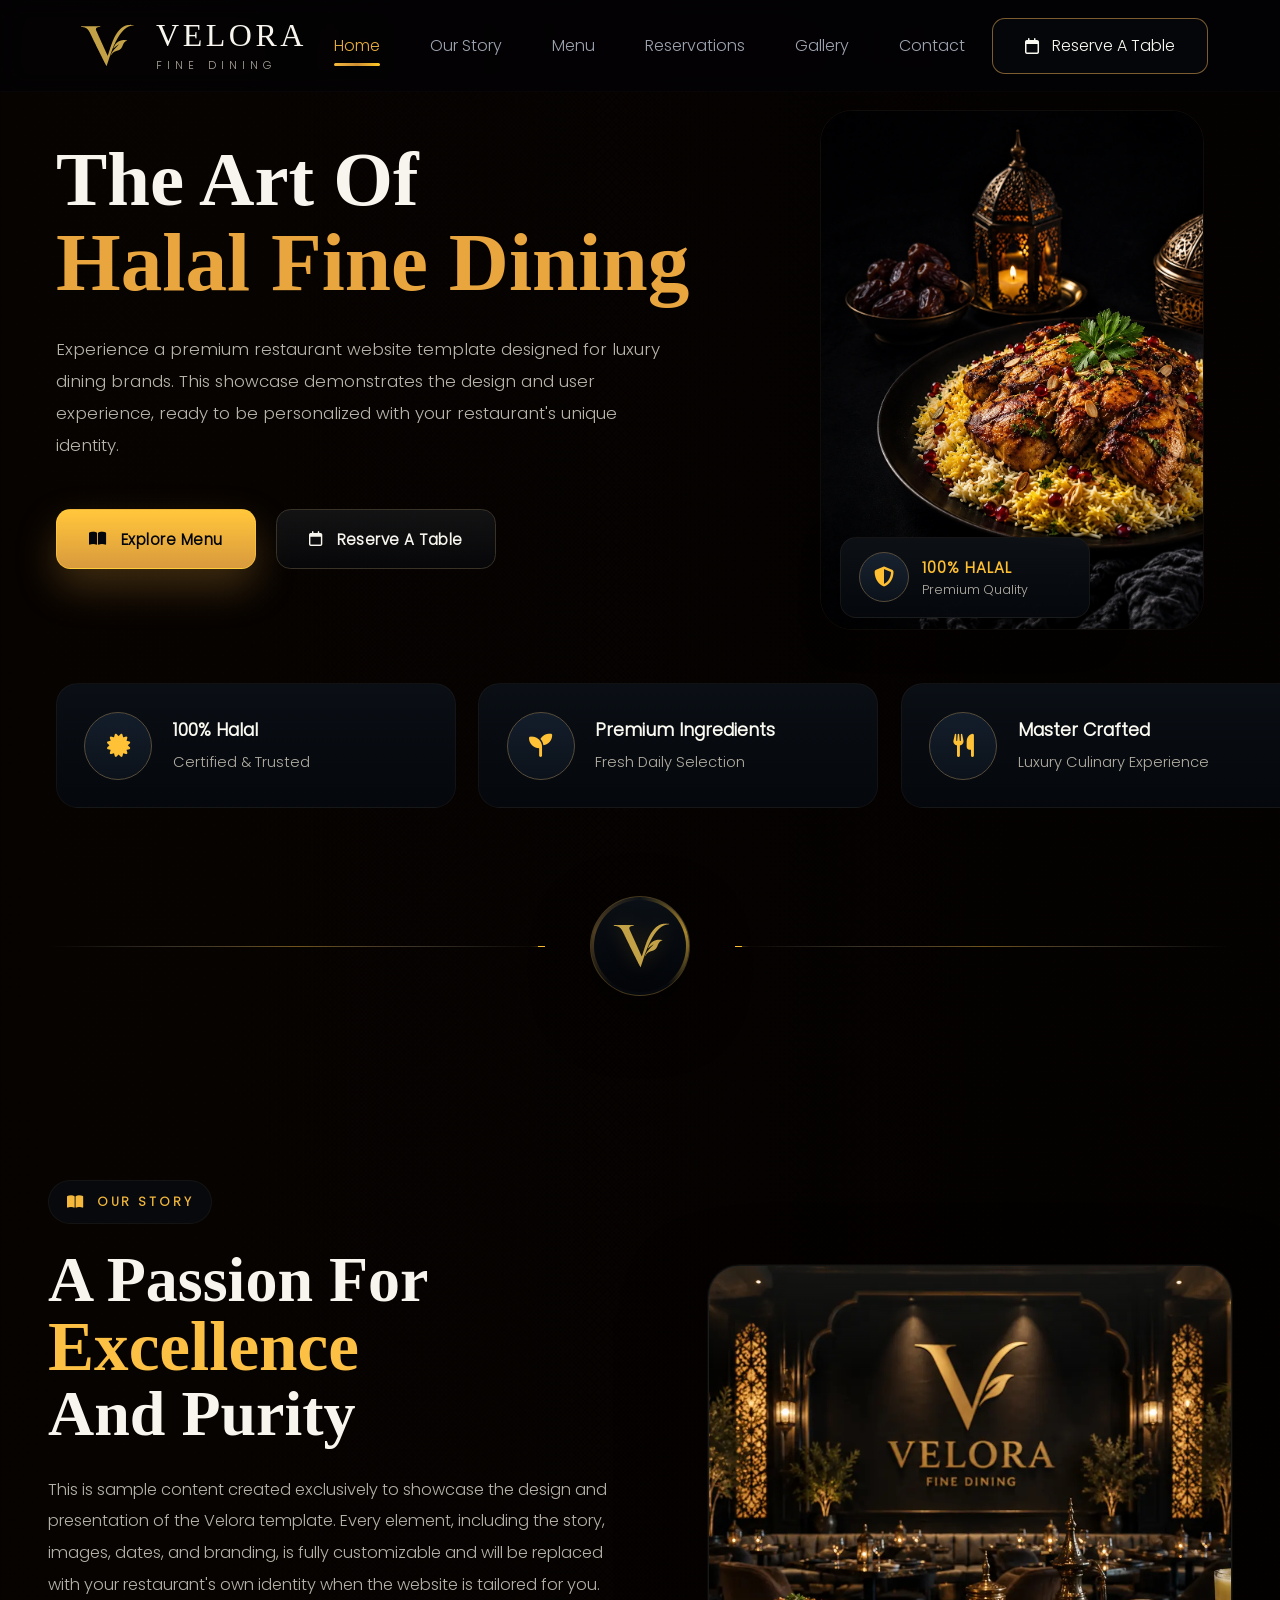
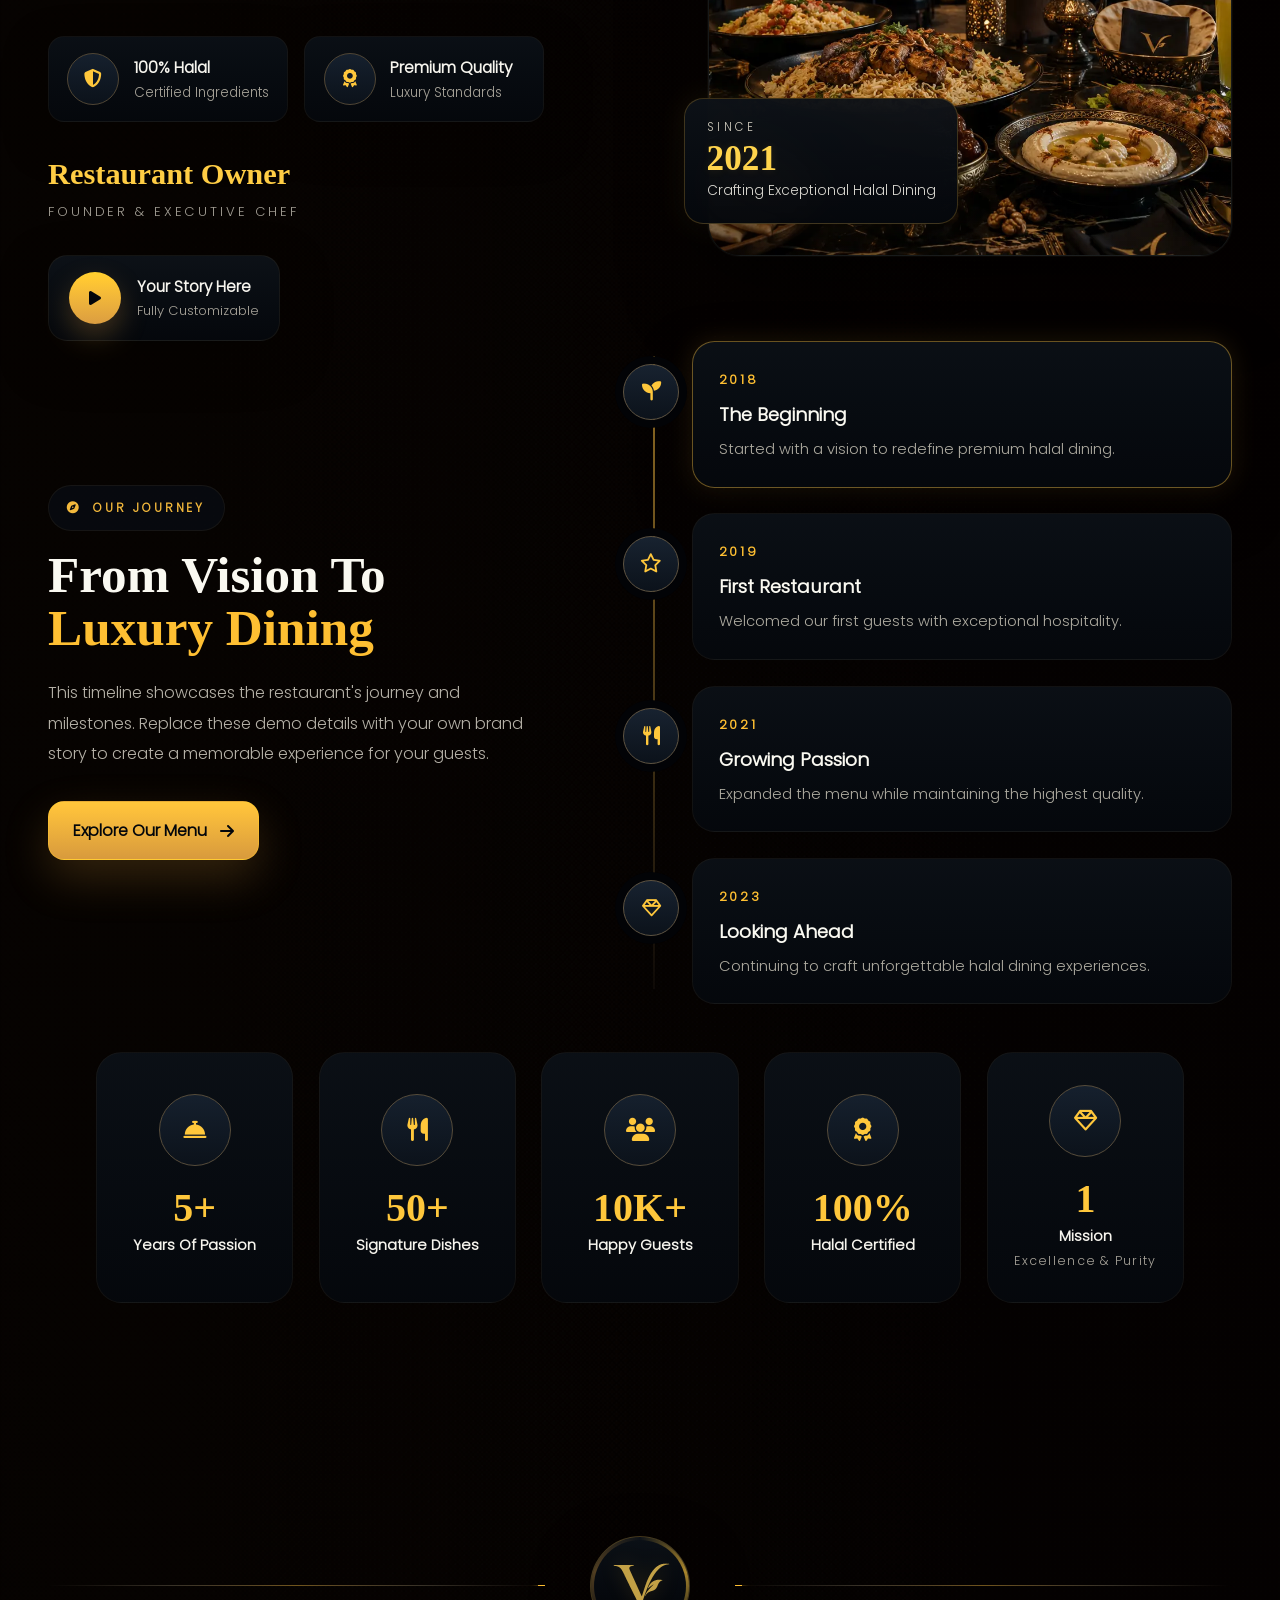
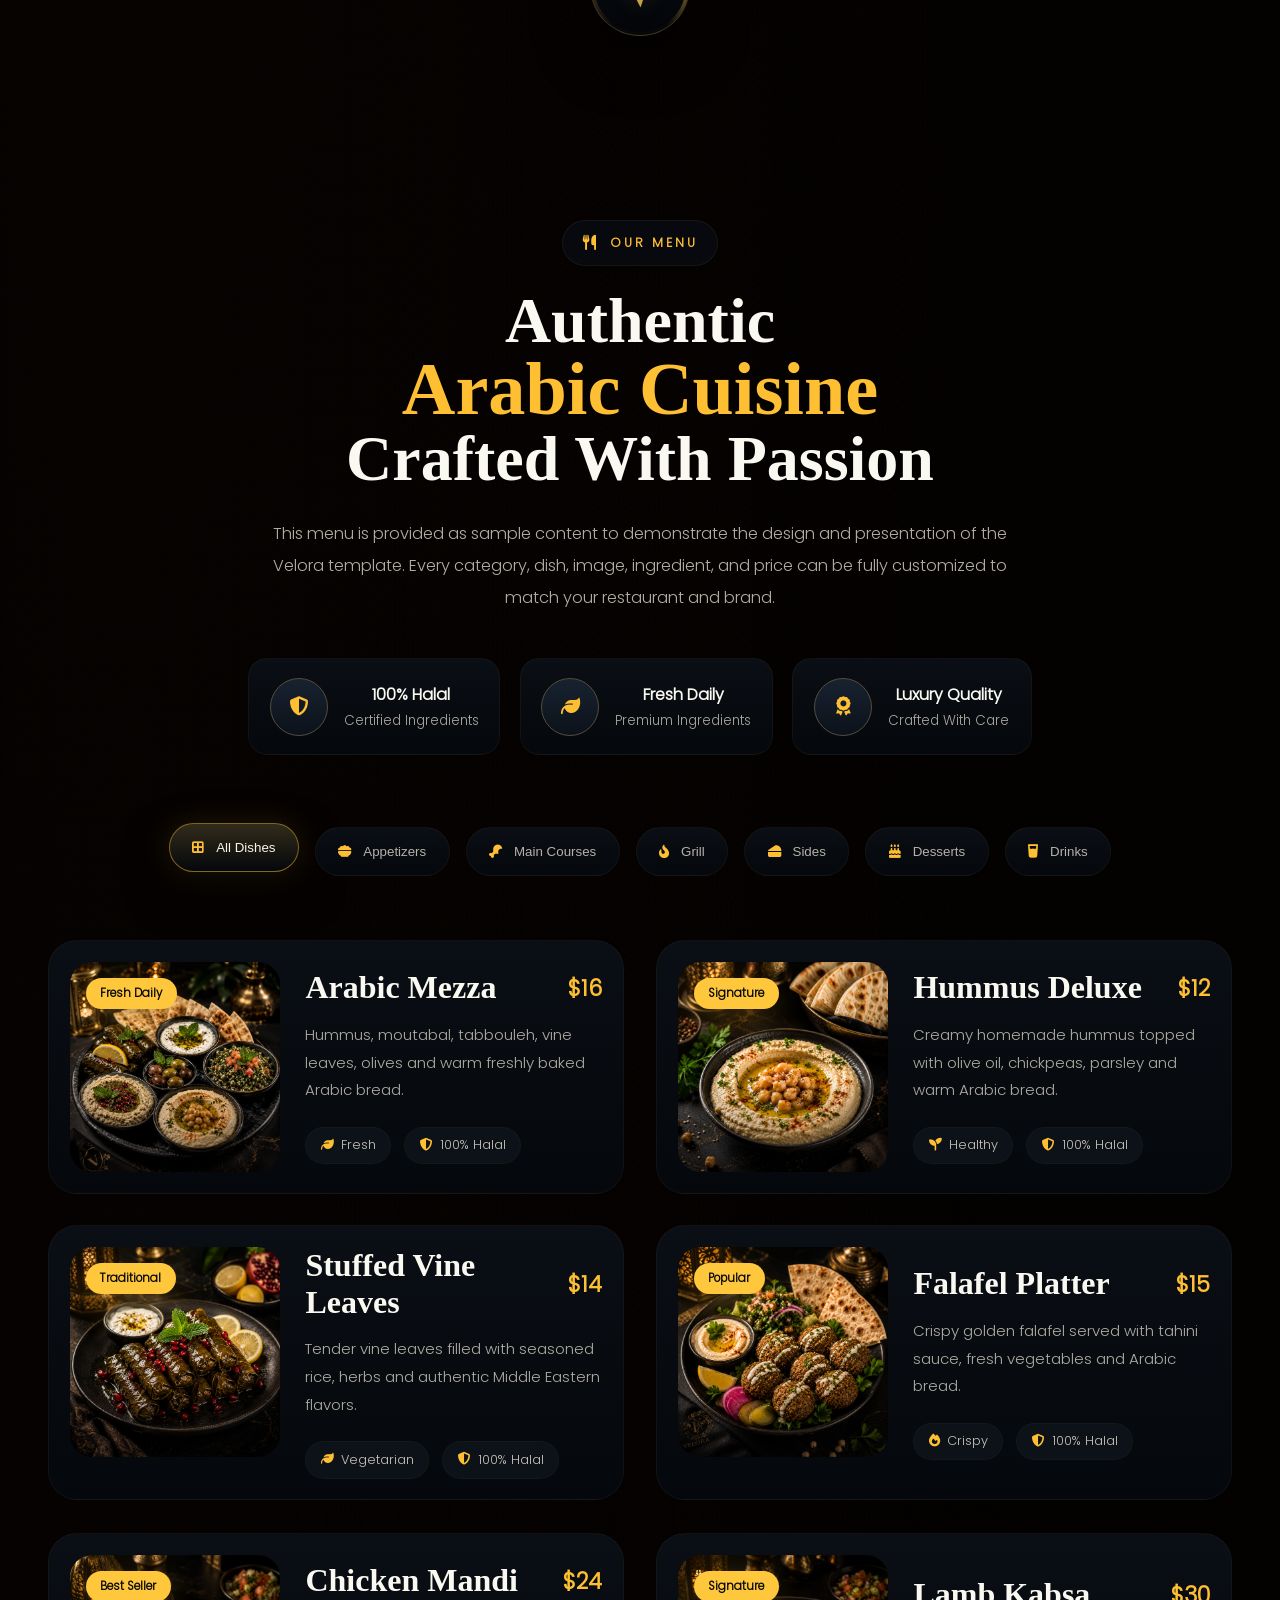
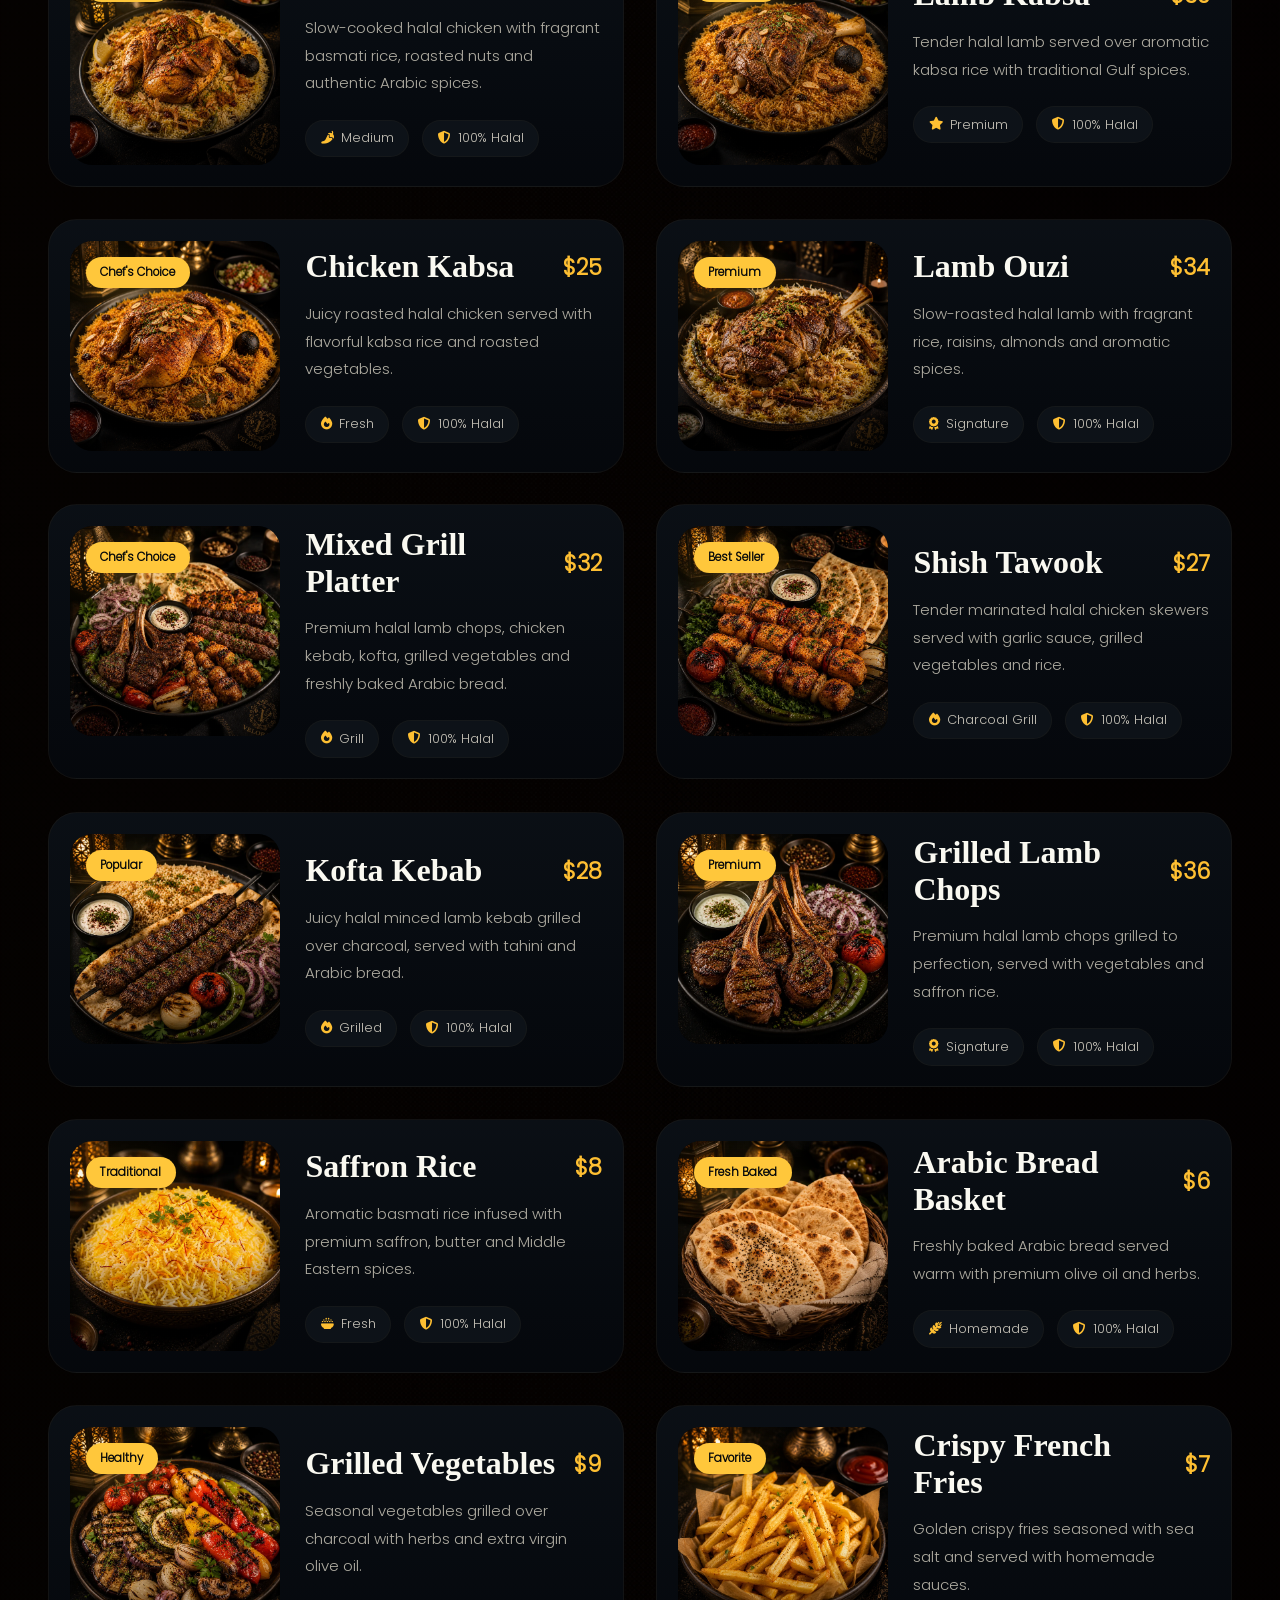
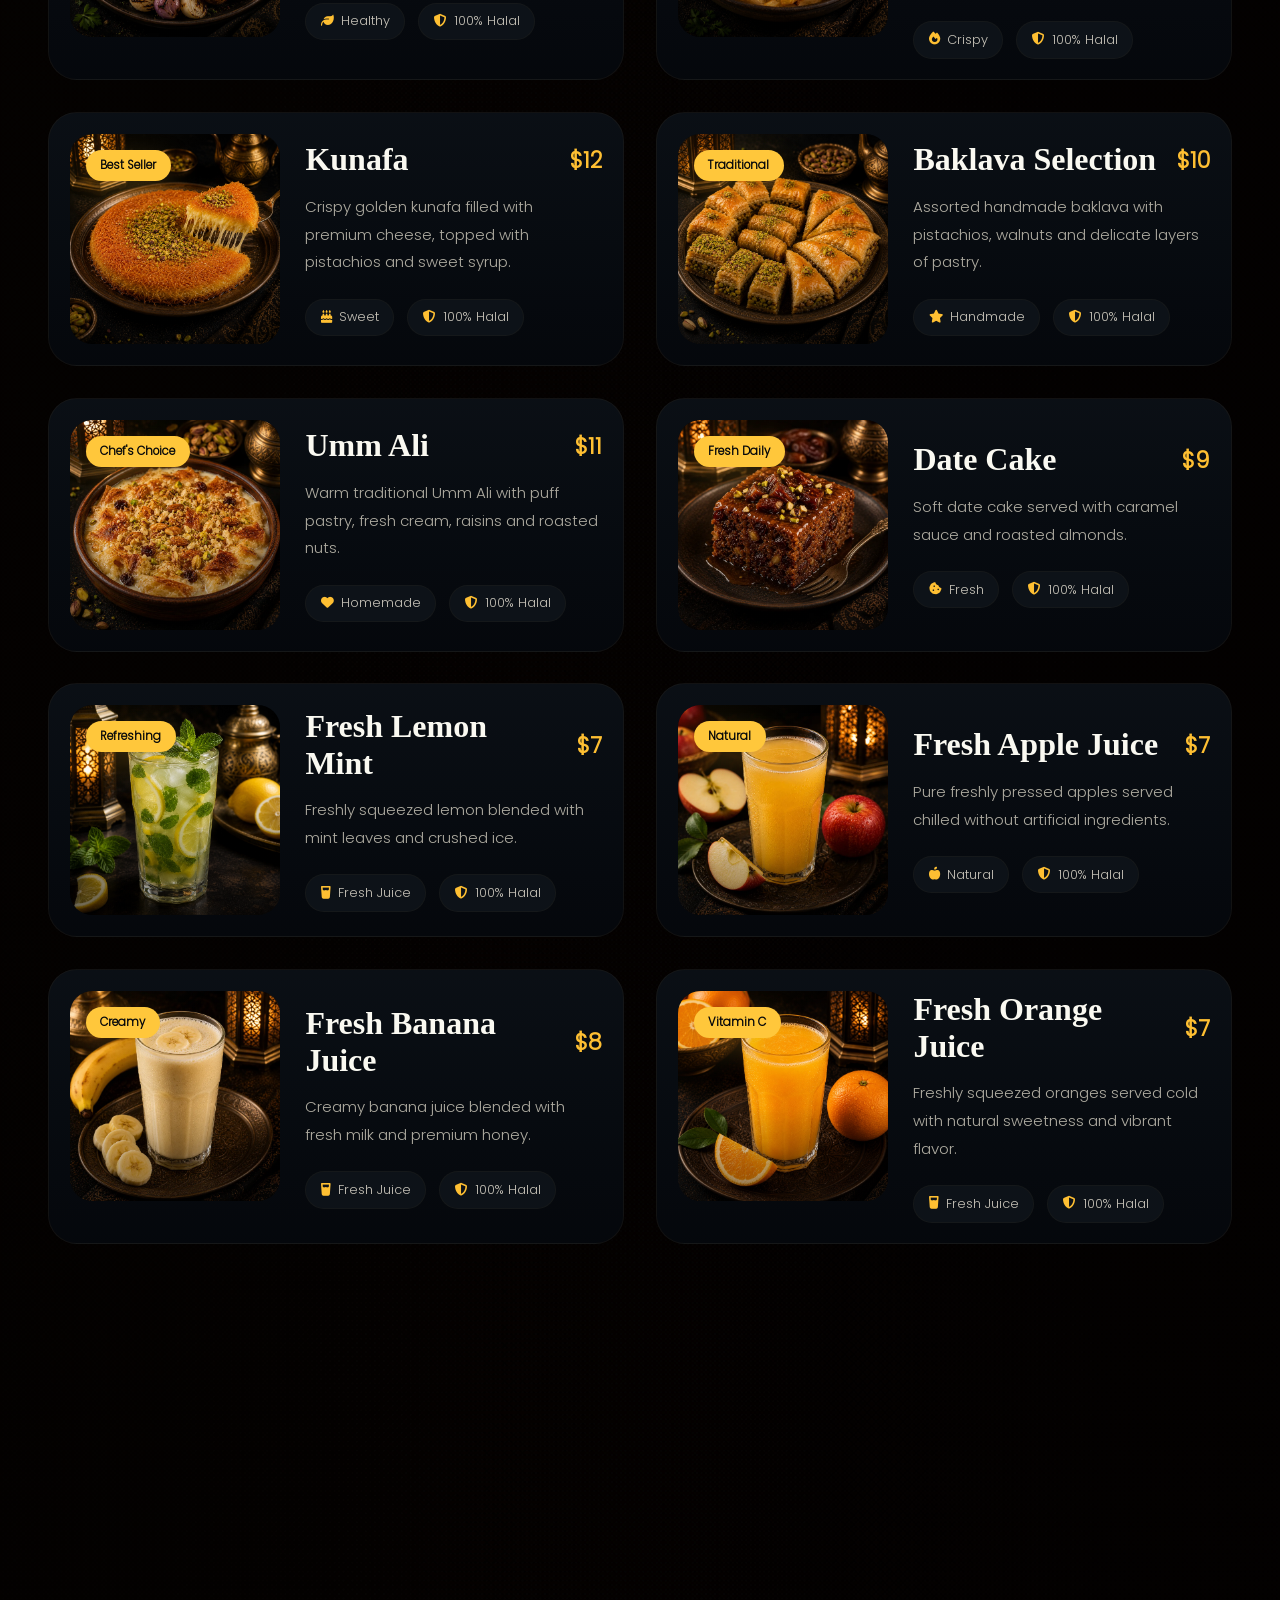
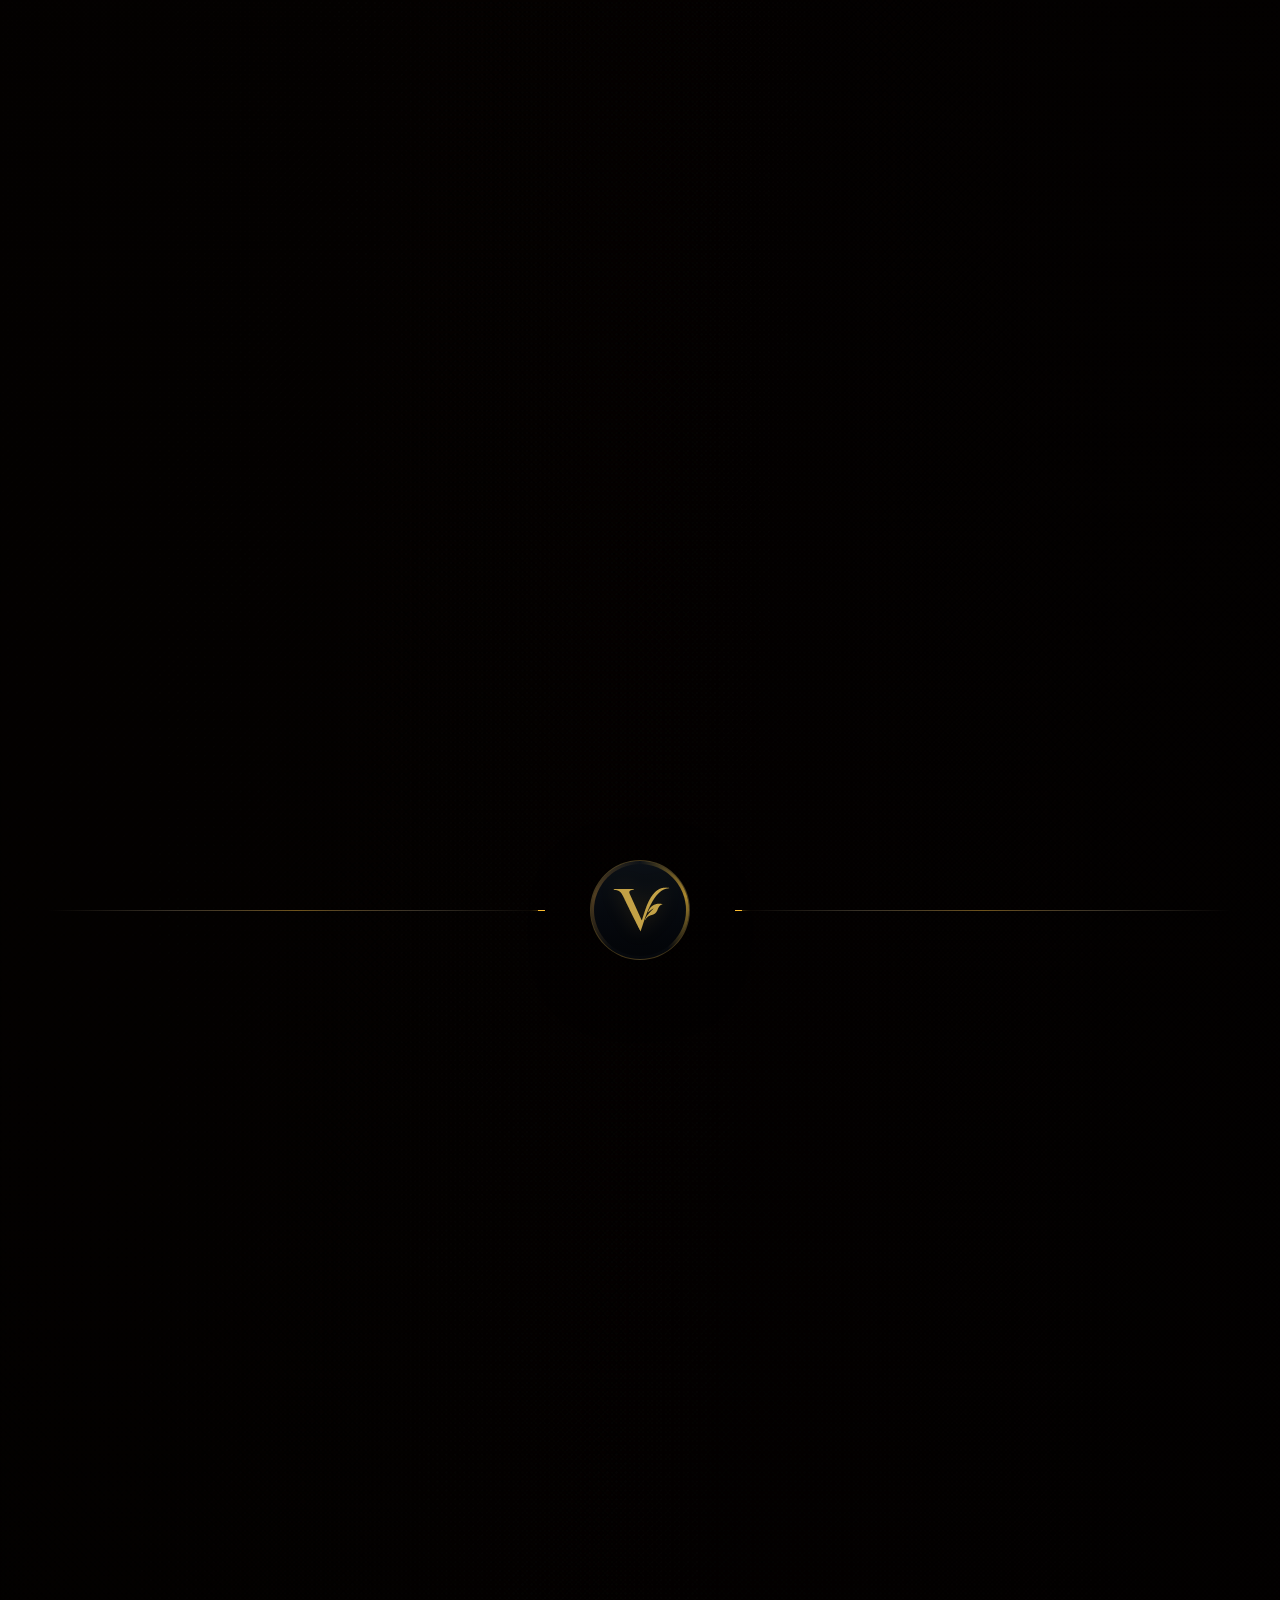
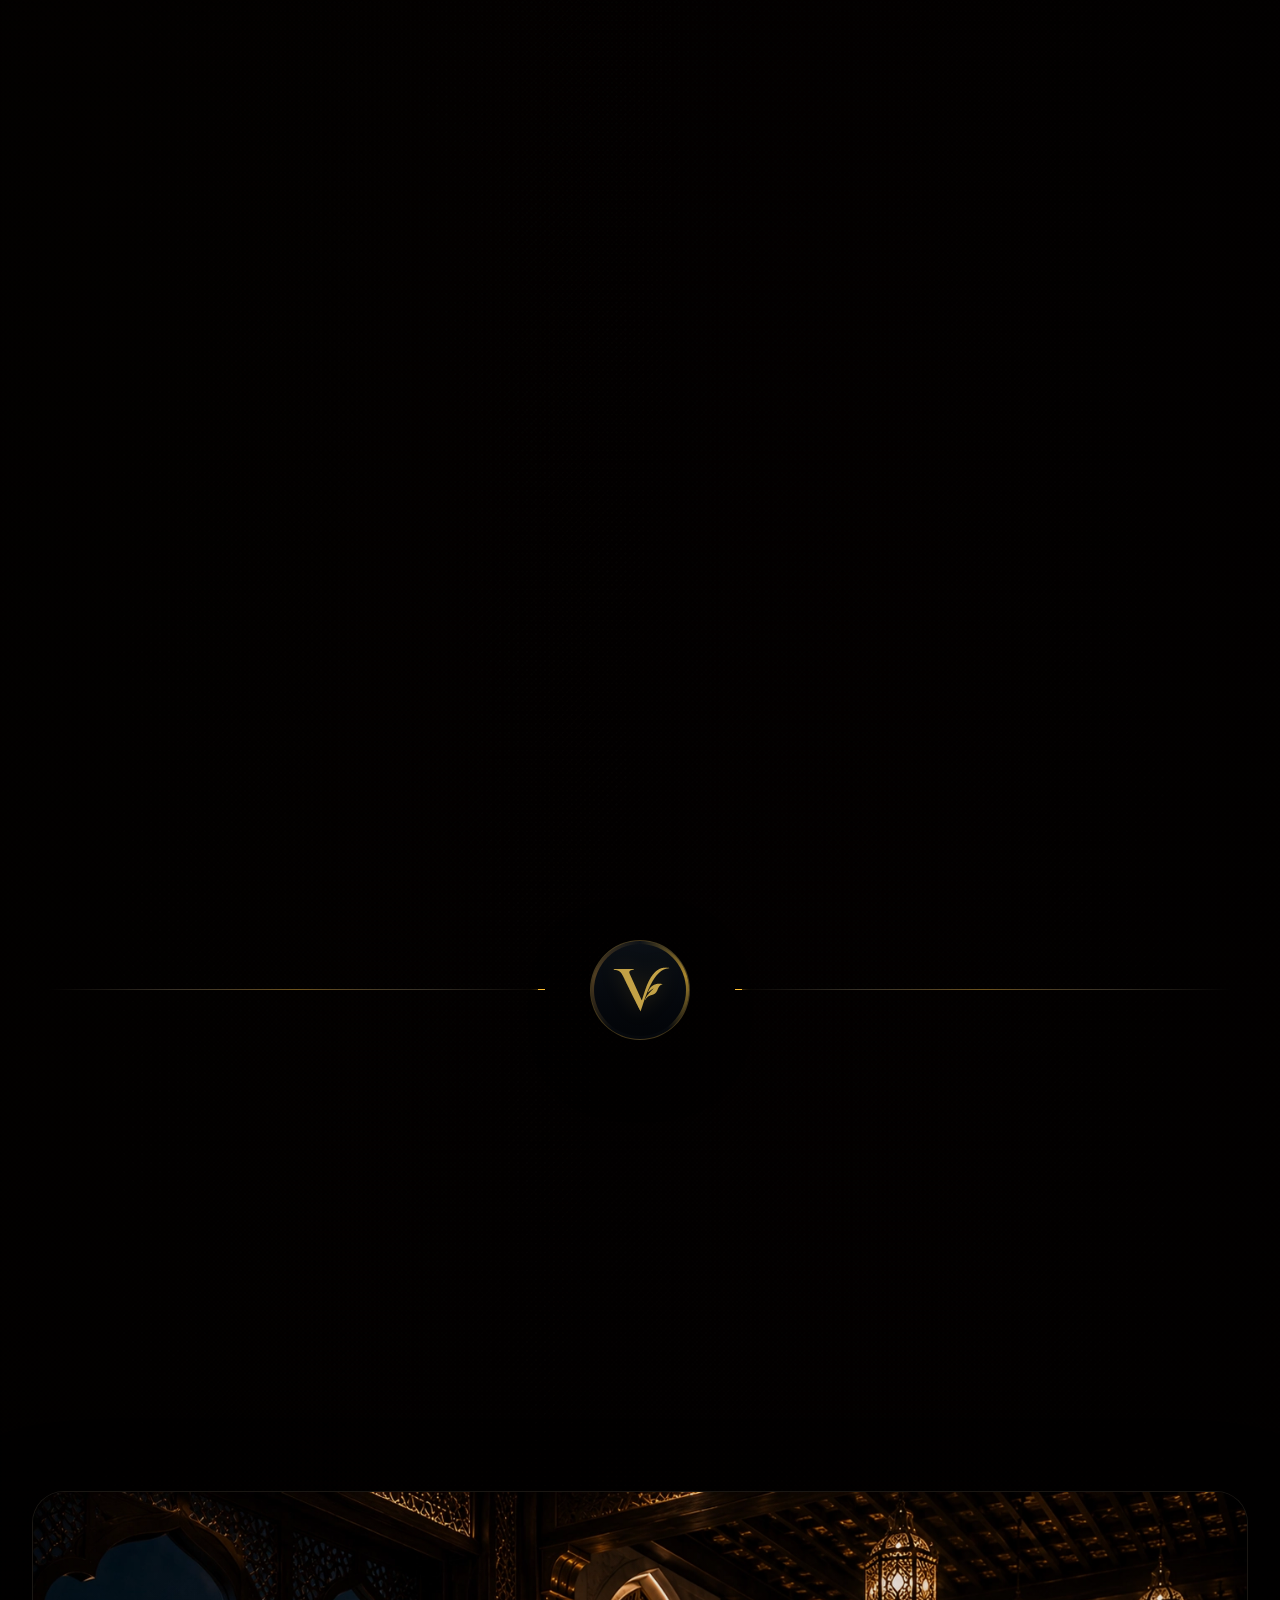
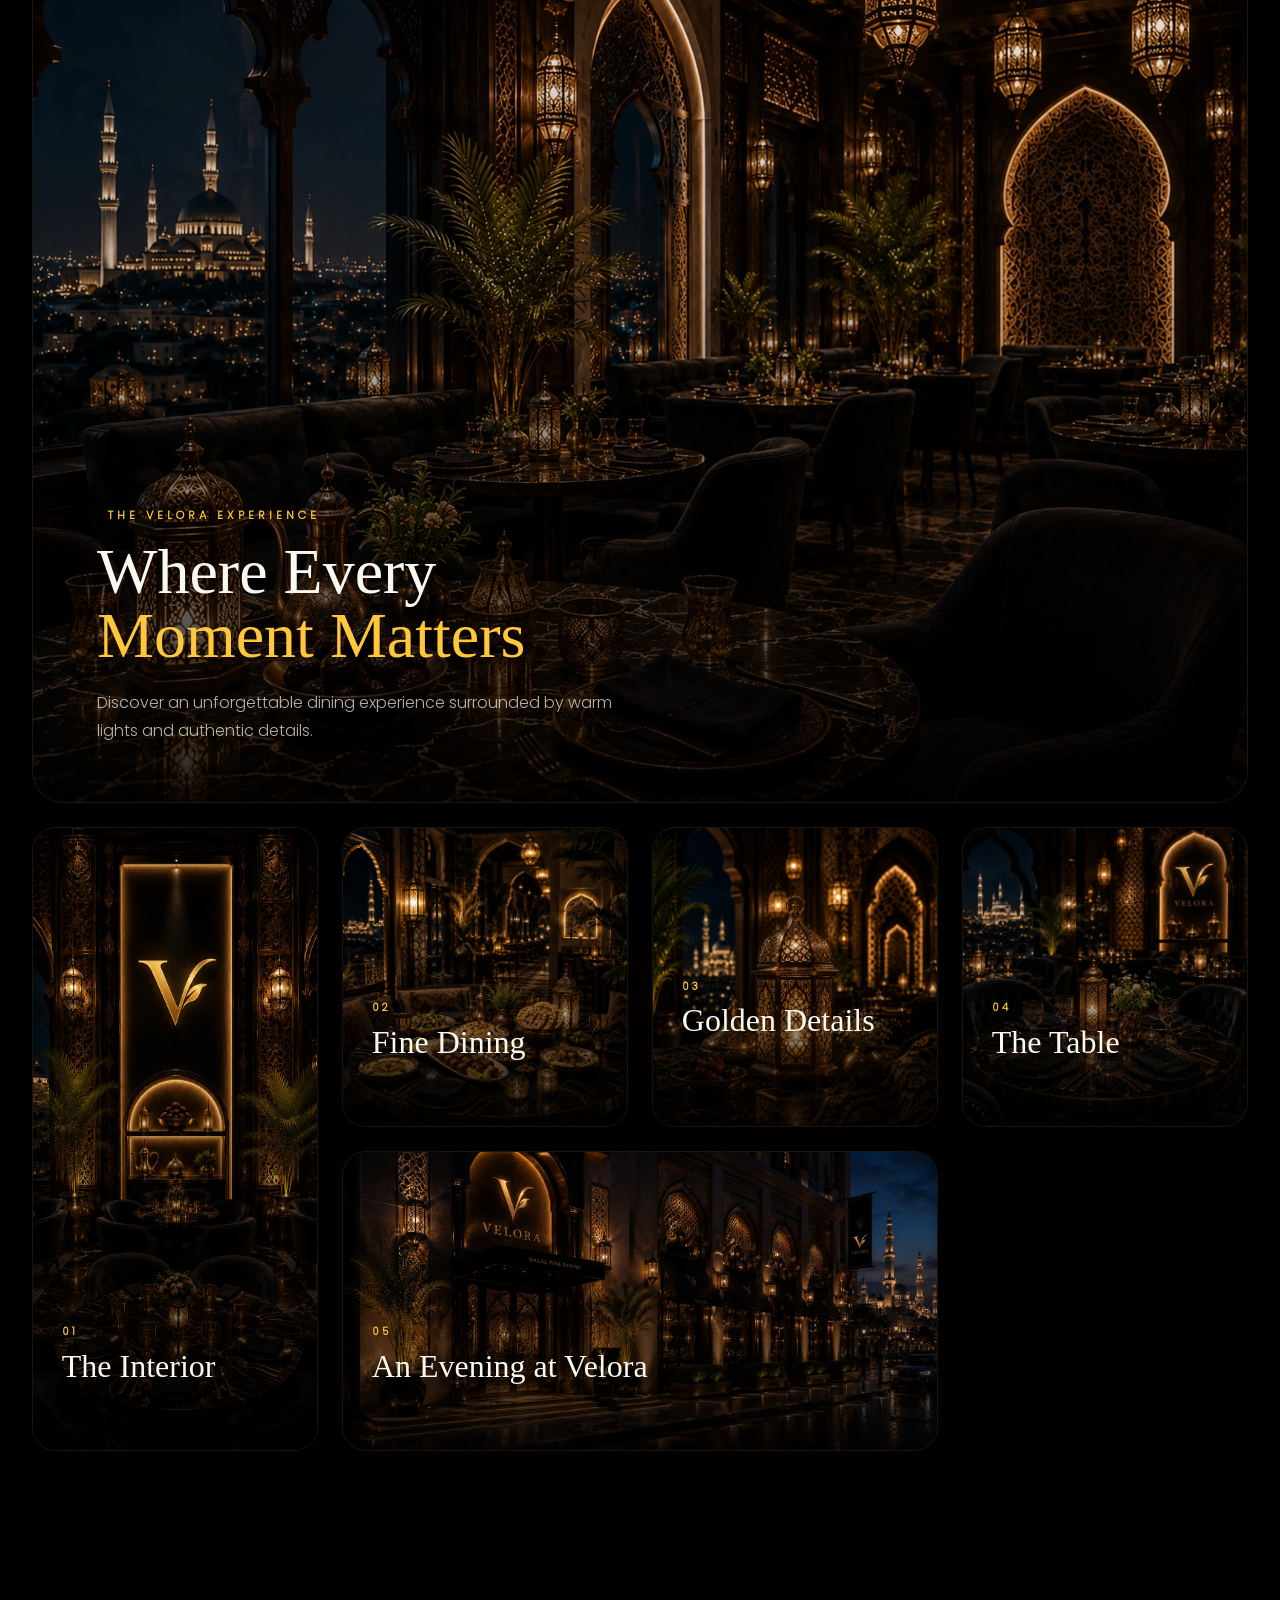
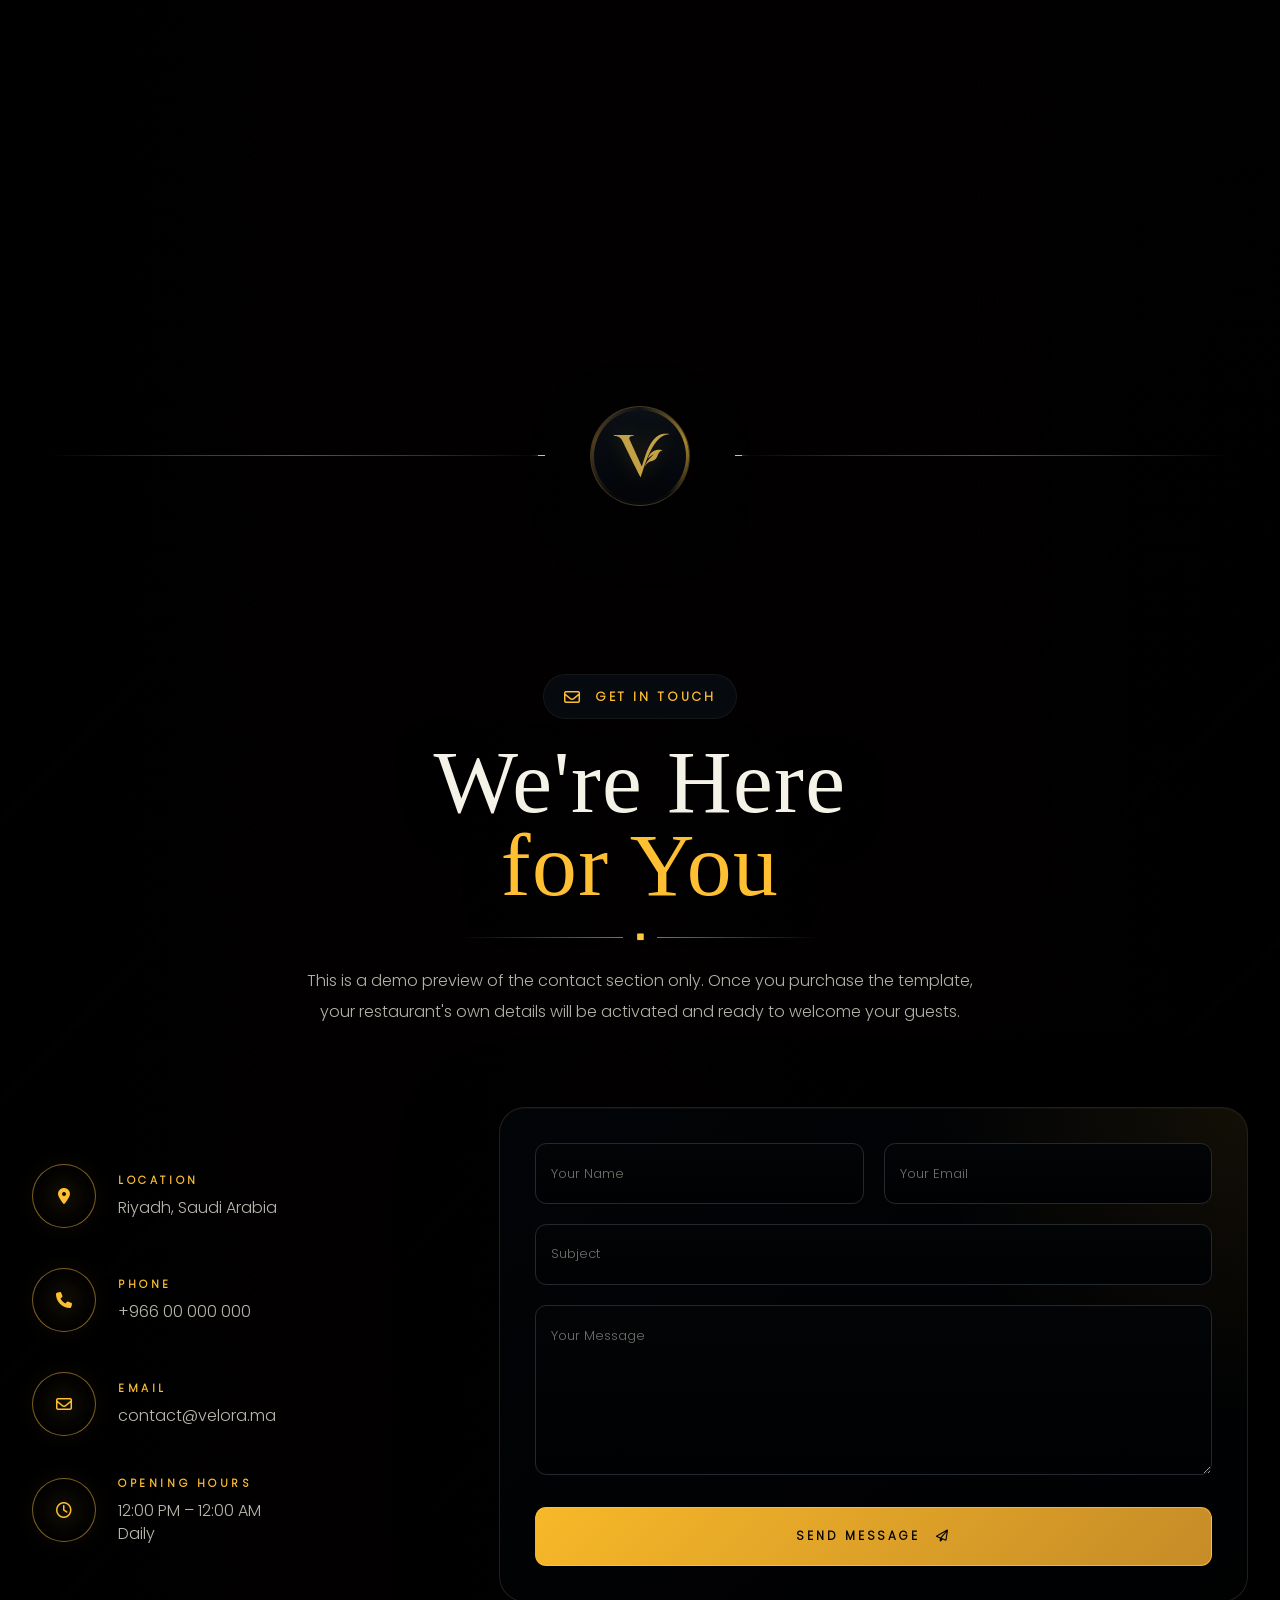
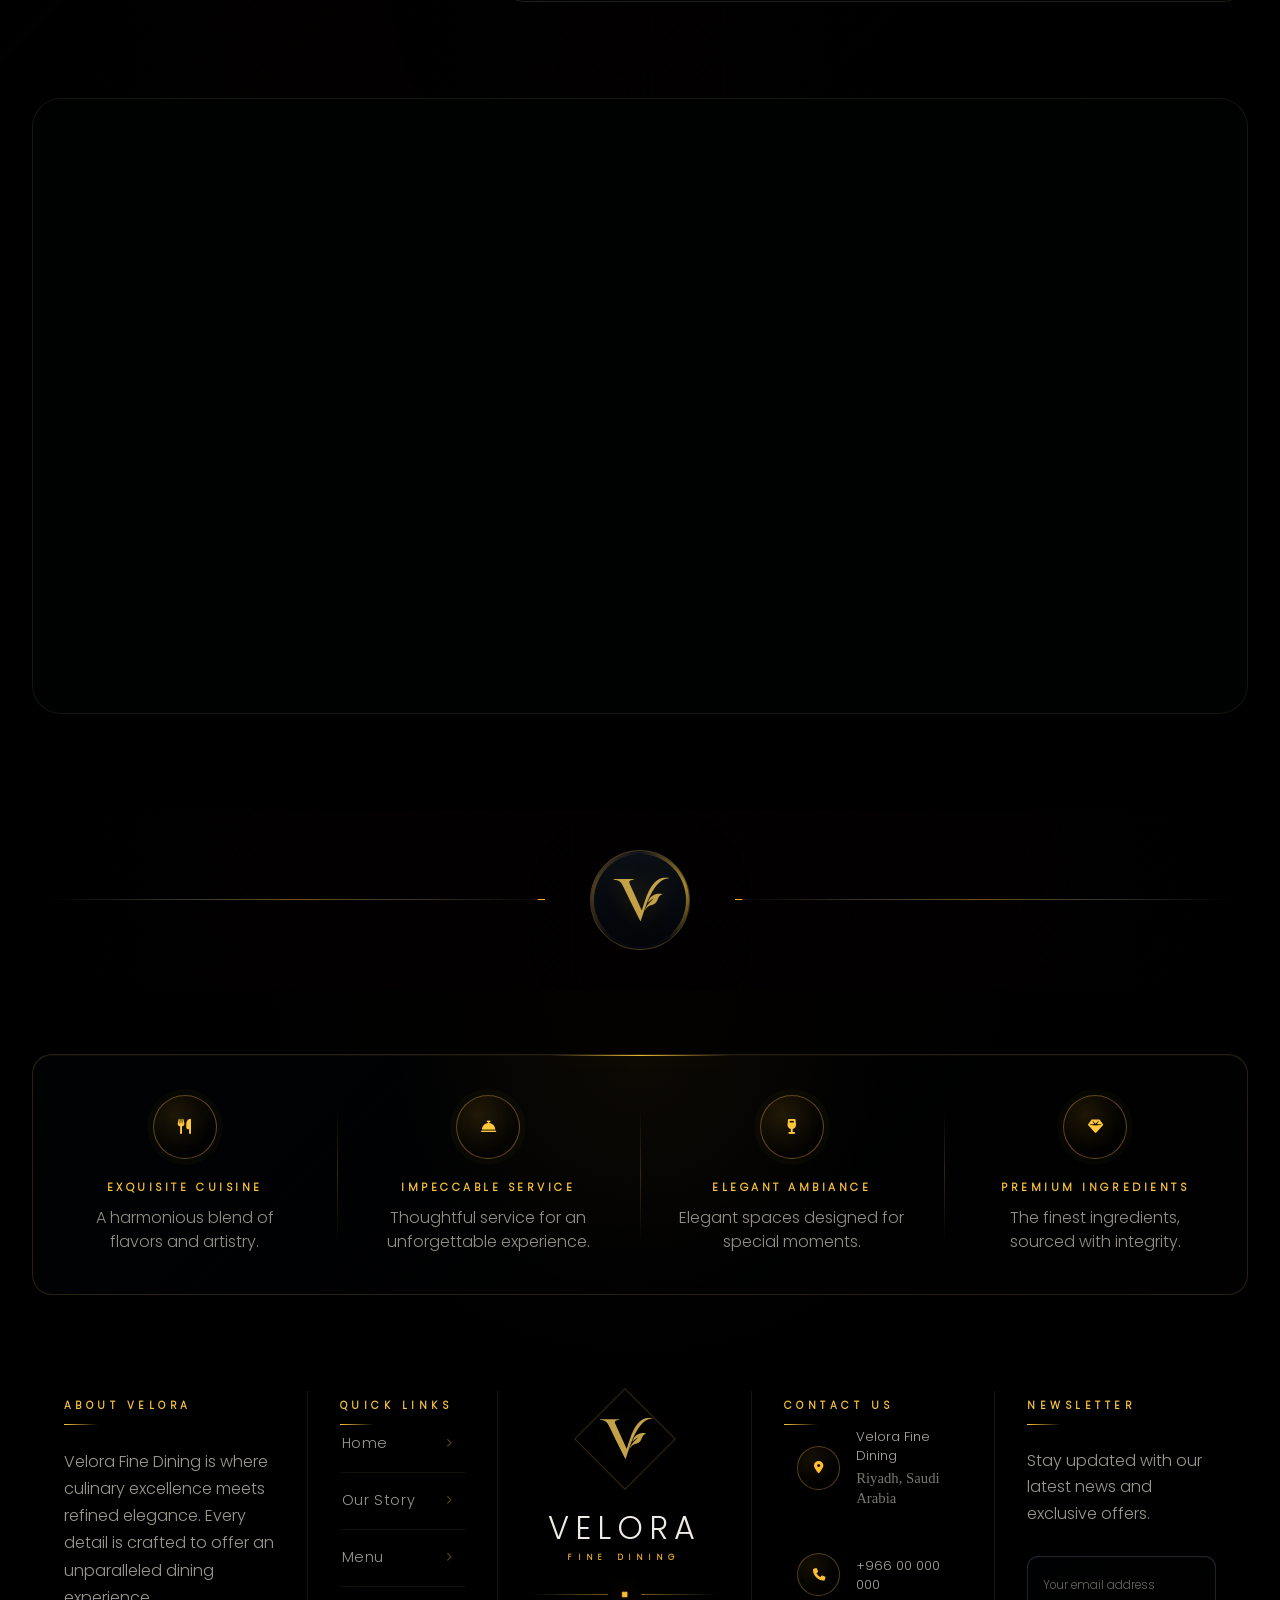
<file: index.html>
<!DOCTYPE html>
<html lang="en">
<head>
  <meta charset="UTF-8">
  <meta name="viewport" content="width=device-width, initial-scale=1.0">
  <meta http-equiv="X-UA-Compatible" content="IE=edge">
  <title>Velora | Premium Halal Restaurant Template</title>
  <meta name="description" content="Explore Velora, a premium luxury halal restaurant website template crafted to showcase elegant design, modern user experience, and fine dining branding.">
  <meta name="keywords" content="halal restaurant template, luxury restaurant website, fine dining template, restaurant UI design, Velora">
  <meta name="author" content="Velora">
  <meta name="robots" content="index, follow">
  <meta name="language" content="English">
  <link rel="canonical" href="https://velora-ui.vercel.app/">
  <meta name="theme-color" content="#0e0e0e">
  <meta name="color-scheme" content="dark light">
  <meta property="og:title" content="Velora | Premium Halal Restaurant Template">
  <meta property="og:description" content="Explore Velora, a premium luxury halal restaurant website template crafted to showcase elegant design, modern user experience, and fine dining branding.">
  <meta property="og:type" content="website">
  <meta property="og:url" content="https://velora-ui.vercel.app/">
  <meta property="og:image" content="https://velora-ui.vercel.app/assets/preview.png">
  <meta property="og:image:width" content="1200">
  <meta property="og:image:height" content="630">
  <meta property="og:site_name" content="Velora">
  <meta property="og:locale" content="en_US">
  <meta name="twitter:card" content="summary_large_image">
  <meta name="twitter:title" content="Velora | Premium Halal Restaurant Template">
  <meta name="twitter:description" content="Explore Velora, a premium luxury halal restaurant website template crafted to showcase elegant design, modern user experience, and fine dining branding.">
  <meta name="twitter:image" content="https://velora-ui.vercel.app/assets/preview.png">
  <link rel="icon" type="image/svg+xml" href="assets/brands/velora.svg">
  <link rel="icon" type="image/png" sizes="32x32" href="assets/brands/favicon-32x32.png">
  <link rel="icon" type="image/png" sizes="16x16" href="assets/brands/favicon-16x16.png">
  <link rel="apple-touch-icon" sizes="180x180" href="assets/brands/apple-touch-icon.png">
  <link rel="preconnect" href="https://cdnjs.cloudflare.com" crossorigin>
  <link rel="dns-prefetch" href="https://cdnjs.cloudflare.com">
  <link rel="stylesheet" href="https://cdnjs.cloudflare.com/ajax/libs/font-awesome/6.5.1/css/all.min.css">
  <link rel="stylesheet" href="main.css">
</head>
<body>

  <section class="home" id="home">

    <nav class="navbar">
      <div class="navbar-inner">

        <div href="" class="brand">
          <img src="/assets/brands/velora-nav.svg" alt="Velora Logo">
          <div class="brand-text">
            <span class="brand-name">VELORA</span>
            <span class="brand-subtitle">FINE DINING</span>
          </div>
        </div>

        <ul class="nav-links">
          <li><a class="active" href="#home">Home</a></li>
          <li><a href="#story">Our Story</a></li>
          <li><a href="#menu">Menu</a></li>
          <li><a href="#reservation">Reservations</a></li>
          <li><a href="#gallery">Gallery</a></li>
          <li><a href="#contact">Contact</a></li>
        </ul>

        <div class="nav-actions">
          <a href="#reservation" class="reservation-btn">
            <i class="fa-regular fa-calendar"></i>
            <span>Reserve A Table</span>
          </a>
        </div>

        <button class="menu-btn" aria-label="Open Menu">
          <i class="fa-solid fa-bars"></i>
        </button>

      </div>
    </nav>

    <div class="mobile-menu">

      <div class="menu-top">

        <a href="#home" class="mobile-brand">
          <img src="assets/brands/velora-nav.svg" alt="Velora Logo">
        </a>

        <button class="close-btn" aria-label="Close Menu">
          <i class="fa-solid fa-xmark"></i>
        </button>

      </div>

      <ul class="mobile-links">

        <li>
          <a href="#home">
            <i class="fa-solid fa-house"></i>
            <span>Home</span>
          </a>
        </li>

        <li>
          <a href="#story">
            <i class="fa-solid fa-book-open"></i>
            <span>Our Story</span>
          </a>
        </li>

        <li>
          <a href="#menu">
            <i class="fa-solid fa-utensils"></i>
            <span>Menu</span>
          </a>
        </li>

        <li>
          <a href="#reservation">
            <i class="fa-regular fa-calendar"></i>
            <span>Reservations</span>
          </a>
        </li>

        <li>
          <a href="#gallery">
            <i class="fa-regular fa-image"></i>
            <span>Gallery</span>
          </a>
        </li>

        <li>
          <a href="#contact">
            <i class="fa-regular fa-envelope"></i>
            <span>Contact</span>
          </a>
        </li>

      </ul>

        <a href="#reservation" class="mobile-btn">
          <i class="fa-regular fa-calendar"></i>
          <span>Reserve A Table</span>
        </a>

    </div>

    <div class="overlay"></div>

    <div class="home-container">

      <div class="home-content">

        <h1 class="hero-title reveal">
          <span>The Art Of</span>
          <span>Halal Fine Dining</span>
        </h1>

        <p class="hero-description reveal delay-1">
          Experience a premium restaurant website template designed for luxury dining
          brands. This showcase demonstrates the design and user experience, ready to
          be personalized with your restaurant's unique identity.
        </p>

        <div class="hero-buttons reveal delay-2">

          <a href="#menu" class="btn-primary">
            <i class="fa-solid fa-book-open"></i>
            Explore Menu
          </a>

          <a href="#reservation" class="btn-secondary">
            <i class="fa-regular fa-calendar"></i>
            Reserve A Table
          </a>

        </div>

        <div class="hero-features reveal delay-3">

          <div class="feature-card">
            <i class="fa-solid fa-certificate"></i>
            <div>
              <h3>100% Halal</h3>
              <p>Certified & Trusted</p>
            </div>
          </div>

          <div class="feature-card">
            <i class="fa-solid fa-seedling"></i>
            <div>
              <h3>Premium Ingredients</h3>
              <p>Fresh Daily Selection</p>
            </div>
          </div>

          <div class="feature-card">
            <i class="fa-solid fa-utensils"></i>
            <div>
              <h3>Master Crafted</h3>
              <p>Luxury Culinary Experience</p>
            </div>
          </div>

        </div>

      </div>

      <div class="home-image reveal delay-2">

        <div class="image-wrapper">
          <img src="assets/restaurant/velora-home.webp" alt="Premium Halal Dish">
        </div>

        <div class="halal-card reveal delay-5">

          <i class="fa-solid fa-shield-halved"></i>

          <div>
            <h3>100% HALAL</h3>
            <p>Premium Quality</p>
          </div>

        </div>

      </div>

    </div>
    
  </section>

  <div class="section-divider">

    <div class="divider-line"></div>
    <div class="divider-logo">
      <span></span>
      <img
        src="assets/brands/velora-nav.svg"
        alt="Velora Logo"
      >
    </div>
    <div class="divider-line"></div>

  </div>

  <section class="ourstory" id="story">

    <div class="container">

      <div class="story-top">

        <div class="story-content story-reveal delay-1">

          <span class="story-badge">
            <i class="fa-solid fa-book-open"></i>
            OUR STORY
          </span>

          <h2 class="story-title">
            <span>A Passion For</span>
            <span>Excellence</span>
            <span>And Purity</span>
          </h2>

          <p class="story-description">
            This is sample content created exclusively to showcase the design and
            presentation of the Velora template. Every element, including the story,
            images, dates, and branding, is fully customizable and will be replaced
            with your restaurant's own identity when the website is tailored for you.
          </p>

          <div class="story-features">

            <div class="story-feature">
              <i class="fa-solid fa-shield-halved"></i>

              <div>
                <h4>100% Halal</h4>
                <p>Certified Ingredients</p>
              </div>
            </div>

            <div class="story-feature">
              <i class="fa-solid fa-award"></i>

              <div>
                <h4>Premium Quality</h4>
                <p>Luxury Standards</p>
              </div>
            </div>

          </div>

          <div class="story-signature">

            <h3>Restaurant Owner</h3>

            <span>Founder & Executive Chef</span>

          </div>

          <a href="our-story-video.html" class="story-btn">

            <span class="play-icon">
              <i class="fa-solid fa-play"></i>
            </span>

            <div>

              <strong>Your Story Here</strong>
              <small>Fully Customizable</small>

            </div>

          </a>

        </div>

        <div class="story-image story-reveal delay-2">

          <div class="image-frame">

            <img
              src="assets/restaurant/story.webp"
              alt="Luxury Restaurant Interior"
            >

          </div>

          <div class="experience-card">

            <span>Since</span>

            <h3>2021</h3>

            <p>Crafting Exceptional Halal Dining</p>

          </div>

        </div>

      </div>

    </div>

    <div class="story-journey story-reveal delay-3">

      <div class="journey-left">

        <span class="journey-badge">
          <i class="fa-solid fa-compass"></i>
          OUR JOURNEY
        </span>

        <h3>
          From Vision To
          <span>Luxury Dining</span>
        </h3>

        <p>
          This timeline showcases the restaurant's journey and milestones.
          Replace these demo details with your own brand story to create a
          memorable experience for your guests.
        </p>

        <a href="#menu" class="journey-btn">
          Explore Our Menu
          <i class="fa-solid fa-arrow-right"></i>
        </a>

      </div>

      <div class="journey-right">

        <div class="timeline">

          <div class="timeline-item active">

            <div class="timeline-icon">
              <i class="fa-solid fa-seedling"></i>
            </div>

            <span class="timeline-year">2018</span>

            <h4>The Beginning</h4>

            <p>
              Started with a vision to redefine premium halal dining.
            </p>

          </div>

          <div class="timeline-item">

            <div class="timeline-icon">
              <i class="fa-regular fa-star"></i>
            </div>

            <span class="timeline-year">2019</span>

            <h4>First Restaurant</h4>

            <p>
              Welcomed our first guests with exceptional hospitality.
            </p>

          </div>

          <div class="timeline-item">

            <div class="timeline-icon">
              <i class="fa-solid fa-utensils"></i>
            </div>

            <span class="timeline-year">2021</span>

            <h4>Growing Passion</h4>

            <p>
              Expanded the menu while maintaining the highest quality.
            </p>

          </div>

          <div class="timeline-item">

            <div class="timeline-icon">
              <i class="fa-regular fa-gem"></i>
            </div>

            <span class="timeline-year">2023</span>

            <h4>Looking Ahead</h4>

            <p>
              Continuing to craft unforgettable halal dining experiences.
            </p>

          </div>

        </div>

      </div>

    </div>

    <div class="story-stats story-reveal delay-4">

      <div class="story-stat">

        <div class="stat-icon">
          <i class="fa-solid fa-bell-concierge"></i>
        </div>

        <div class="stat-content">
          <h3>5+</h3>
          <span>Years Of Passion</span>
        </div>

      </div>

      <div class="story-stat">

        <div class="stat-icon">
          <i class="fa-solid fa-utensils"></i>
        </div>

        <div class="stat-content">
          <h3>50+</h3>
          <span>Signature Dishes</span>
        </div>

      </div>

      <div class="story-stat">

        <div class="stat-icon">
          <i class="fa-solid fa-users"></i>
        </div>

        <div class="stat-content">
          <h3>10K+</h3>
          <span>Happy Guests</span>
        </div>

      </div>

      <div class="story-stat">

        <div class="stat-icon">
          <i class="fa-solid fa-award"></i>
        </div>

        <div class="stat-content">
          <h3>100%</h3>
          <span>Halal Certified</span>
        </div>

      </div>

      <div class="story-stat">

        <div class="stat-icon">
          <i class="fa-regular fa-gem"></i>
        </div>

        <div class="stat-content">
          <h3>1</h3>
          <span>Mission</span>
          <small>Excellence & Purity</small>
        </div>

      </div>

    </div>

    </div>

  </section>

  <div class="section-divider">

    <div class="divider-line"></div>
    <div class="divider-logo">
      <span></span>
      <img
        src="assets/brands/velora-nav.svg"
        alt="Velora Logo"
      >
    </div>
    <div class="divider-line"></div>

  </div>

  <section class="menu" id="menu">

    <div class="container">

      <div class="menu-header menu-reveal">

        <span class="menu-badge">
          <i class="fa-solid fa-utensils"></i>
          OUR MENU
        </span>

        <h2 class="menu-title">
          <span>Authentic</span>
          <span>Arabic Cuisine</span>
          <span>Crafted With Passion</span>
        </h2>

        <p class="menu-description">
          This menu is provided as sample content to demonstrate the design
          and presentation of the Velora template. Every category, dish,
          image, ingredient, and price can be fully customized to match your
          restaurant and brand.
        </p>

        <div class="menu-highlights">

          <div class="menu-highlight">

            <i class="fa-solid fa-shield-halved"></i>

            <div>
              <h4>100% Halal</h4>
              <p>Certified Ingredients</p>
            </div>

          </div>

          <div class="menu-highlight">

            <i class="fa-solid fa-leaf"></i>

            <div>
              <h4>Fresh Daily</h4>
              <p>Premium Ingredients</p>
            </div>

          </div>

          <div class="menu-highlight">

            <i class="fa-solid fa-award"></i>

            <div>
              <h4>Luxury Quality</h4>
              <p>Crafted With Care</p>
            </div>

          </div>

        </div>

      </div>

      <div class="menu-categories menu-reveal">

        <button class="category-btn active"  data-category="all">

          <i class="fa-solid fa-border-all"></i>

          <span>All Dishes</span>

        </button>

        <button class="category-btn" data-category="appetizers">

          <i class="fa-solid fa-bowl-food"></i>

          <span>Appetizers</span>

        </button>

        <button class="category-btn" data-category="main">

          <i class="fa-solid fa-drumstick-bite"></i>

          <span>Main Courses</span>

        </button>

        <button class="category-btn" data-category="grill">

          <i class="fa-solid fa-fire-flame-curved"></i>

          <span>Grill</span>

        </button>

        <button class="category-btn" data-category="sides">

          <i class="fa-solid fa-cheese"></i>

          <span>Sides</span>

        </button>

        <button class="category-btn" data-category="desserts">

          <i class="fa-solid fa-cake-candles"></i>

          <span>Desserts</span>

        </button>

        <button class="category-btn" data-category="drinks">

          <i class="fa-solid fa-glass-water"></i>

          <span>Drinks</span>

        </button>

      </div>

      <div class="menu-grid">

        <!-- Appetizers -->

        <div class="menu-card menu-reveal" data-category="appetizers">

          <div class="menu-image">

            <img
              src="assets/menu/mezza.webp"
              alt="Arabic Mezza"
            >

            <span class="menu-tag">
              Fresh Daily
            </span>

          </div>

          <div class="menu-content">

            <div class="menu-heading">

              <h3>Arabic Mezza</h3>

              <span>$16</span>

            </div>

            <p>
              Hummus, moutabal, tabbouleh, vine leaves,
              olives and warm freshly baked Arabic bread.
            </p>

            <div class="menu-meta">

              <span>
                <i class="fa-solid fa-leaf"></i>
                Fresh
              </span>

              <span>
                <i class="fa-solid fa-shield-halved"></i>
                100% Halal
              </span>

            </div>

          </div>

        </div>

        <div class="menu-card" data-category="appetizers">

          <div class="menu-image">

            <img
              src="assets/menu/hummus.webp"
              alt="Hummus Deluxe"
            >

            <span class="menu-tag">
              Signature
            </span>

          </div>

          <div class="menu-content">

            <div class="menu-heading">

              <h3>Hummus Deluxe</h3>

              <span>$12</span>

            </div>

            <p>
              Creamy homemade hummus topped with olive oil,
              chickpeas, parsley and warm Arabic bread.
            </p>

            <div class="menu-meta">

              <span>
                <i class="fa-solid fa-seedling"></i>
                Healthy
              </span>

              <span>
                <i class="fa-solid fa-shield-halved"></i>
                100% Halal
              </span>

            </div>

          </div>

        </div>

        <div class="menu-card" data-category="appetizers">

          <div class="menu-image">

            <img
              src="assets/menu/vine-leaves.webp"
              alt="Stuffed Vine Leaves"
            >

            <span class="menu-tag">
              Traditional
            </span>

          </div>

          <div class="menu-content">

            <div class="menu-heading">

              <h3>Stuffed Vine Leaves</h3>

              <span>$14</span>

            </div>

            <p>
              Tender vine leaves filled with seasoned rice,
              herbs and authentic Middle Eastern flavors.
            </p>

            <div class="menu-meta">

              <span>
                <i class="fa-solid fa-leaf"></i>
                Vegetarian
              </span>

              <span>
                <i class="fa-solid fa-shield-halved"></i>
                100% Halal
              </span>

            </div>

          </div>

        </div>

        <div class="menu-card" data-category="appetizers">

          <div class="menu-image">

            <img
              src="assets/menu/falafel.webp"
              alt="Falafel Platter"
            >

            <span class="menu-tag">
              Popular
            </span>

          </div>

          <div class="menu-content">

            <div class="menu-heading">

              <h3>Falafel Platter</h3>

              <span>$15</span>

            </div>

            <p>
              Crispy golden falafel served with tahini sauce,
              fresh vegetables and Arabic bread.
            </p>

            <div class="menu-meta">

              <span>
                <i class="fa-solid fa-fire"></i>
                Crispy
              </span>

              <span>
                <i class="fa-solid fa-shield-halved"></i>
                100% Halal
              </span>

            </div>

          </div>

        </div>

        <!-- Main Courses -->

        <div class="menu-card" data-category="main">

          <div class="menu-image">

            <img
              src="assets/menu/mandi.webp"
              alt="Chicken Mandi"
            >

            <span class="menu-tag">
              Best Seller
            </span>

          </div>

          <div class="menu-content">

            <div class="menu-heading">

              <h3>Chicken Mandi</h3>

              <span>$24</span>

            </div>

            <p>
              Slow-cooked halal chicken with fragrant basmati rice,
              roasted nuts and authentic Arabic spices.
            </p>

            <div class="menu-meta">

              <span>
                <i class="fa-solid fa-pepper-hot"></i>
                Medium
              </span>

              <span>
                <i class="fa-solid fa-shield-halved"></i>
                100% Halal
              </span>

            </div>

          </div>

        </div>

        <div class="menu-card" data-category="main">

          <div class="menu-image">

            <img
              src="assets/menu/lamb-kabsa.webp"
              alt="Lamb Kabsa"
            >

            <span class="menu-tag">
              Signature
            </span>

          </div>

          <div class="menu-content">

            <div class="menu-heading">

              <h3>Lamb Kabsa</h3>

              <span>$30</span>

            </div>

            <p>
              Tender halal lamb served over aromatic kabsa rice
              with traditional Gulf spices.
            </p>

            <div class="menu-meta">

              <span>
                <i class="fa-solid fa-star"></i>
                Premium
              </span>

              <span>
                <i class="fa-solid fa-shield-halved"></i>
                100% Halal
              </span>

            </div>

          </div>

        </div>

        <div class="menu-card" data-category="main">

          <div class="menu-image">

            <img
              src="assets/menu/chicken-kabsa.webp"
              alt="Chicken Kabsa"
            >

            <span class="menu-tag">
              Chef's Choice
            </span>

          </div>

          <div class="menu-content">

            <div class="menu-heading">

              <h3>Chicken Kabsa</h3>

              <span>$25</span>

            </div>

            <p>
              Juicy roasted halal chicken served with flavorful
              kabsa rice and roasted vegetables.
            </p>

            <div class="menu-meta">

              <span>
                <i class="fa-solid fa-fire"></i>
                Fresh
              </span>

              <span>
                <i class="fa-solid fa-shield-halved"></i>
                100% Halal
              </span>

            </div>

          </div>

        </div>

        <div class="menu-card" data-category="main">

          <div class="menu-image">

            <img
              src="assets/menu/ouzi.webp"
              alt="Lamb Ouzi"
            >

            <span class="menu-tag">
              Premium
            </span>

          </div>

          <div class="menu-content">

            <div class="menu-heading">

              <h3>Lamb Ouzi</h3>

              <span>$34</span>

            </div>

            <p>
              Slow-roasted halal lamb with fragrant rice,
              raisins, almonds and aromatic spices.
            </p>

            <div class="menu-meta">

              <span>
                <i class="fa-solid fa-award"></i>
                Signature
              </span>

              <span>
                <i class="fa-solid fa-shield-halved"></i>
                100% Halal
              </span>

            </div>

          </div>

        </div>

          <!-- Grill -->

        <div class="menu-card" data-category="grill">

          <div class="menu-image">

            <img
              src="assets/menu/mixed-grill.webp"
              alt="Mixed Grill Platter"
            >

            <span class="menu-tag">
              Chef's Choice
            </span>

          </div>

          <div class="menu-content">

            <div class="menu-heading">

              <h3>Mixed Grill Platter</h3>

              <span>$32</span>

            </div>

            <p>
              Premium halal lamb chops, chicken kebab, kofta,
              grilled vegetables and freshly baked Arabic bread.
            </p>

            <div class="menu-meta">

              <span>
                <i class="fa-solid fa-fire"></i>
                Grill
              </span>

              <span>
                <i class="fa-solid fa-shield-halved"></i>
                100% Halal
              </span>

            </div>

          </div>

        </div>

        <div class="menu-card" data-category="grill">

          <div class="menu-image">

            <img
              src="assets/menu/shish-tawook.webp"
              alt="Shish Tawook"
            >

            <span class="menu-tag">
              Best Seller
            </span>

          </div>

          <div class="menu-content">

            <div class="menu-heading">

              <h3>Shish Tawook</h3>

              <span>$27</span>

            </div>

            <p>
              Tender marinated halal chicken skewers served with
              garlic sauce, grilled vegetables and rice.
            </p>

            <div class="menu-meta">

              <span>
                <i class="fa-solid fa-fire"></i>
                Charcoal Grill
              </span>

              <span>
                <i class="fa-solid fa-shield-halved"></i>
                100% Halal
              </span>

            </div>

          </div>

        </div>

        <div class="menu-card" data-category="grill">

          <div class="menu-image">

            <img
              src="assets/menu/kofta-kebab.webp"
              alt="Kofta Kebab"
            >

            <span class="menu-tag">
              Popular
            </span>

          </div>

          <div class="menu-content">

            <div class="menu-heading">

              <h3>Kofta Kebab</h3>

              <span>$28</span>

            </div>

            <p>
              Juicy halal minced lamb kebab grilled over charcoal,
              served with tahini and Arabic bread.
            </p>

            <div class="menu-meta">

              <span>
                <i class="fa-solid fa-fire"></i>
                Grilled
              </span>

              <span>
                <i class="fa-solid fa-shield-halved"></i>
                100% Halal
              </span>

            </div>

          </div>

        </div>

        <div class="menu-card" data-category="grill">

          <div class="menu-image">

            <img
              src="assets/menu/lamb-chops.webp"
              alt="Grilled Lamb Chops"
            >

            <span class="menu-tag">
              Premium
            </span>

          </div>

          <div class="menu-content">

            <div class="menu-heading">

              <h3>Grilled Lamb Chops</h3>

              <span>$36</span>

            </div>

            <p>
              Premium halal lamb chops grilled to perfection,
              served with vegetables and saffron rice.
            </p>

            <div class="menu-meta">

              <span>
                <i class="fa-solid fa-award"></i>
                Signature
              </span>

              <span>
                <i class="fa-solid fa-shield-halved"></i>
                100% Halal
              </span>

            </div>

          </div>

        </div>

        <!-- Sides -->

        <div class="menu-card" data-category="sides">

          <div class="menu-image">

            <img
              src="assets/menu/saffron-rice.webp"
              alt="Saffron Rice"
            >

            <span class="menu-tag">
              Traditional
            </span>

          </div>

          <div class="menu-content">

            <div class="menu-heading">

              <h3>Saffron Rice</h3>

              <span>$8</span>

            </div>

            <p>
              Aromatic basmati rice infused with premium saffron,
              butter and Middle Eastern spices.
            </p>

            <div class="menu-meta">

              <span>
                <i class="fa-solid fa-bowl-rice"></i>
                Fresh
              </span>

              <span>
                <i class="fa-solid fa-shield-halved"></i>
                100% Halal
              </span>

            </div>

          </div>

        </div>

        <div class="menu-card" data-category="sides">

          <div class="menu-image">

            <img
              src="assets/menu/arabic-bread.webp"
              alt="Arabic Bread Basket"
            >

            <span class="menu-tag">
              Fresh Baked
            </span>

          </div>

          <div class="menu-content">

            <div class="menu-heading">

              <h3>Arabic Bread Basket</h3>

              <span>$6</span>

            </div>

            <p>
              Freshly baked Arabic bread served warm with
              premium olive oil and herbs.
            </p>

            <div class="menu-meta">

              <span>
                <i class="fa-solid fa-wheat-awn"></i>
                Homemade
              </span>

              <span>
                <i class="fa-solid fa-shield-halved"></i>
                100% Halal
              </span>

            </div>

          </div>

        </div>

        <div class="menu-card" data-category="sides">

          <div class="menu-image">

            <img
              src="assets/menu/grilled-vegetables.webp"
              alt="Grilled Vegetables"
            >

            <span class="menu-tag">
              Healthy
            </span>

          </div>

          <div class="menu-content">

            <div class="menu-heading">

              <h3>Grilled Vegetables</h3>

              <span>$9</span>

            </div>

            <p>
              Seasonal vegetables grilled over charcoal with
              herbs and extra virgin olive oil.
            </p>

            <div class="menu-meta">

              <span>
                <i class="fa-solid fa-leaf"></i>
                Healthy
              </span>

              <span>
                <i class="fa-solid fa-shield-halved"></i>
                100% Halal
              </span>

            </div>

          </div>

        </div>

        <div class="menu-card" data-category="sides">

          <div class="menu-image">

            <img
              src="assets/menu/fries.webp"
              alt="Crispy French Fries"
            >

            <span class="menu-tag">
              Favorite
            </span>

          </div>

          <div class="menu-content">

            <div class="menu-heading">

              <h3>Crispy French Fries</h3>

              <span>$7</span>

            </div>

            <p>
              Golden crispy fries seasoned with sea salt
              and served with homemade sauces.
            </p>

            <div class="menu-meta">

              <span>
                <i class="fa-solid fa-fire"></i>
                Crispy
              </span>

              <span>
                <i class="fa-solid fa-shield-halved"></i>
                100% Halal
              </span>

            </div>

          </div>

        </div>

          <!-- Desserts -->

        <div class="menu-card" data-category="desserts">

          <div class="menu-image">

            <img
              src="assets/menu/kunafa.webp"
              alt="Kunafa"
            >

            <span class="menu-tag">
              Best Seller
            </span>

          </div>

          <div class="menu-content">

            <div class="menu-heading">

              <h3>Kunafa</h3>

              <span>$12</span>

            </div>

            <p>
              Crispy golden kunafa filled with premium cheese,
              topped with pistachios and sweet syrup.
            </p>

            <div class="menu-meta">

              <span>
                <i class="fa-solid fa-cake-candles"></i>
                Sweet
              </span>

              <span>
                <i class="fa-solid fa-shield-halved"></i>
                100% Halal
              </span>

            </div>

          </div>

        </div>

        <div class="menu-card" data-category="desserts">

          <div class="menu-image">

            <img
              src="assets/menu/baklava.webp"
              alt="Baklava Selection"
            >

            <span class="menu-tag">
              Traditional
            </span>

          </div>

          <div class="menu-content">

            <div class="menu-heading">

              <h3>Baklava Selection</h3>

              <span>$10</span>

            </div>

            <p>
              Assorted handmade baklava with pistachios,
              walnuts and delicate layers of pastry.
            </p>

            <div class="menu-meta">

              <span>
                <i class="fa-solid fa-star"></i>
                Handmade
              </span>

              <span>
                <i class="fa-solid fa-shield-halved"></i>
                100% Halal
              </span>

            </div>

          </div>

        </div>

        <div class="menu-card" data-category="desserts">

          <div class="menu-image">

            <img
              src="assets/menu/umm-ali.webp"
              alt="Umm Ali"
            >

            <span class="menu-tag">
              Chef's Choice
            </span>

          </div>

          <div class="menu-content">

            <div class="menu-heading">

              <h3>Umm Ali</h3>

              <span>$11</span>

            </div>

            <p>
              Warm traditional Umm Ali with puff pastry,
              fresh cream, raisins and roasted nuts.
            </p>

            <div class="menu-meta">

              <span>
                <i class="fa-solid fa-heart"></i>
                Homemade
              </span>

              <span>
                <i class="fa-solid fa-shield-halved"></i>
                100% Halal
              </span>

            </div>

          </div>

        </div>

        <div class="menu-card" data-category="desserts">

          <div class="menu-image">

            <img
              src="assets/menu/date-cake.webp"
              alt="Date Cake"
            >

            <span class="menu-tag">
              Fresh Daily
            </span>

          </div>

          <div class="menu-content">

            <div class="menu-heading">

              <h3>Date Cake</h3>

              <span>$9</span>

            </div>

            <p>
              Soft date cake served with caramel sauce
              and roasted almonds.
            </p>

            <div class="menu-meta">

              <span>
                <i class="fa-solid fa-cookie-bite"></i>
                Fresh
              </span>

              <span>
                <i class="fa-solid fa-shield-halved"></i>
                100% Halal
              </span>

            </div>

          </div>

        </div>

        <!-- Drinks -->

        <div class="menu-card" data-category="drinks">

          <div class="menu-image">

            <img
              src="assets/menu/lemon-mint.webp"
              alt="Fresh Lemon Mint"
            >

            <span class="menu-tag">
              Refreshing
            </span>

          </div>

          <div class="menu-content">

            <div class="menu-heading">

              <h3>Fresh Lemon Mint</h3>

              <span>$7</span>

            </div>

            <p>
              Freshly squeezed lemon blended with mint
              leaves and crushed ice.
            </p>

            <div class="menu-meta">

              <span>
                <i class="fa-solid fa-glass-water"></i>
                Fresh Juice
              </span>

              <span>
                <i class="fa-solid fa-shield-halved"></i>
                100% Halal
              </span>

            </div>

          </div>

        </div>

        <div class="menu-card" data-category="drinks">

          <div class="menu-image">

            <img
              src="assets/menu/apple-juice.webp"
              alt="Fresh Apple Juice"
            >

            <span class="menu-tag">
              Natural
            </span>

          </div>

          <div class="menu-content">

            <div class="menu-heading">

              <h3>Fresh Apple Juice</h3>

              <span>$7</span>

            </div>

            <p>
              Pure freshly pressed apples served chilled
              without artificial ingredients.
            </p>

            <div class="menu-meta">

              <span>
                <i class="fa-solid fa-apple-whole"></i>
                Natural
              </span>

              <span>
                <i class="fa-solid fa-shield-halved"></i>
                100% Halal
              </span>

            </div>

          </div>

        </div>

        <div class="menu-card" data-category="drinks">

          <div class="menu-image">

            <img
              src="assets/menu/banana-juice.webp"
              alt="Fresh Banana Juice"
            >

            <span class="menu-tag">
              Creamy
            </span>

          </div>

          <div class="menu-content">

            <div class="menu-heading">

              <h3>Fresh Banana Juice</h3>

              <span>$8</span>

            </div>

            <p>
              Creamy banana juice blended with fresh milk
              and premium honey.
            </p>

            <div class="menu-meta">

              <span>
                <i class="fa-solid fa-glass-water"></i>
                Fresh Juice
              </span>

              <span>
                <i class="fa-solid fa-shield-halved"></i>
                100% Halal
              </span>

            </div>

          </div>

        </div>

        <div class="menu-card" data-category="drinks">

          <div class="menu-image">

            <img
              src="assets/menu/orange-juice.webp"
              alt="Fresh Orange Juice"
            >

            <span class="menu-tag">
              Vitamin C
            </span>

          </div>

          <div class="menu-content">

            <div class="menu-heading">

              <h3>Fresh Orange Juice</h3>

              <span>$7</span>

            </div>

            <p>
              Freshly squeezed oranges served cold with
              natural sweetness and vibrant flavor.
            </p>

            <div class="menu-meta">

              <span>
                <i class="fa-solid fa-glass-water"></i>
                Fresh Juice
              </span>

              <span>
                <i class="fa-solid fa-shield-halved"></i>
                100% Halal
              </span>

            </div>

          </div>

        </div>

      </div>
      </div>

      <div class="menu-bottom menu-reveal">

        <div class="menu-banner">

          <div class="banner-content">

            <span class="banner-badge">
              <i class="fa-solid fa-crown"></i>
              PREMIUM DINING
            </span>

            <h3>
              Every Dish Is Crafted
              <span>With Passion & Excellence</span>
            </h3>

            <p>
              This menu is provided as demonstration content for the
              Velora restaurant template. Every dish, image, category,
              description and price can be fully customized to match
              your restaurant.
            </p>

            <div class="banner-features">

              <div class="banner-feature">
                <i class="fa-solid fa-shield-halved"></i>

                <div>
                  <strong>100% Halal</strong>
                  <small>Certified Ingredients</small>
                </div>
              </div>

              <div class="banner-feature">
                <i class="fa-solid fa-seedling"></i>

                <div>
                  <strong>Fresh Daily</strong>
                  <small>Premium Quality</small>
                </div>
              </div>

              <div class="banner-feature">
                <i class="fa-solid fa-utensils"></i>

                <div>
                  <strong>Luxury Dining</strong>
                  <small>Elegant Experience</small>
                </div>
              </div>

            </div>

            <a href="#reservation" class="menu-btn">

              Reserve A Table

              <i class="fa-solid fa-arrow-right"></i>

            </a>

          </div>

          <div class="banner-image">

            <img
              src="assets/restaurant/reservation.webp"
              alt="Luxury Arabic Halal Dining"
            >

          </div>

        </div>

      </div>

    </div>

  </section>

  <div class="section-divider">

    <div class="divider-line"></div>
    <div class="divider-logo">
      <span></span>
      <img
        src="assets/brands/velora-nav.svg"
        alt="Velora Logo"
      >
    </div>
    <div class="divider-line"></div>

  </div>

  <section class="reservations" id="reservation">

    <div class="container">

      <div class="reservation-main">

        <!-- Reservation Visual -->

        <div class="reservation-visual reveal">

          <div class="reservation-image">

            <img
              src="assets/restaurant/reservation.webp"
              alt="Luxury Arabic Halal Dining Experience"
            >

            <div class="reservation-overlay"></div>

            <div class="reservation-visual-content">

              <span class="badge">
                <i class="fa-regular fa-calendar"></i>
                RESERVE YOUR EXPERIENCE
              </span>

              <h1>
                A Table
                <span>For You</span>
              </h1>

              <div class="reservation-divider">
                <span></span>
                <i class="fa-solid fa-diamond"></i>
                <span></span>
              </div>

              <p>
                Good food brings people together.
                Reserve your table and let us take care of the rest.
              </p>

            </div>

          </div>

        </div>


        <!-- Reservation Form -->

        <div class="reservation-form-card reveal delay-1">

          <div class="reservation-header">

            <span class="section-label">
              <i class="fa-solid fa-diamond"></i>
              BOOK YOUR TABLE
              <i class="fa-solid fa-diamond"></i>
            </span>

            <h2>
              Make A
              <span>Reservation</span>
            </h2>

            <p>
              Please fill in the details below and we'll do our best
              to confirm your reservation.
            </p>

          </div>


          <form class="reservation-form">

            <div class="form-row">

              <div class="form-group">

                <label for="reservation-name">
                  <i class="fa-regular fa-user"></i>
                  Your Name
                </label>

                <input
                  type="text"
                  id="reservation-name"
                  name="name"
                  placeholder="Enter your name"
                  autocomplete="name"
                  required
                >

              </div>


              <div class="form-group">

                <label for="reservation-email">
                  <i class="fa-regular fa-envelope"></i>
                  Email Address
                </label>

                <input
                  type="email"
                  id="reservation-email"
                  name="email"
                  placeholder="Enter your email"
                  autocomplete="email"
                  required
                >

              </div>

            </div>


            <div class="form-row">

              <div class="form-group">

                <label for="reservation-phone">
                  <i class="fa-solid fa-phone"></i>
                  Phone Number
                </label>

                <input
                  type="tel"
                  id="reservation-phone"
                  name="phone"
                  placeholder="Enter your phone number"
                  autocomplete="tel"
                  required
                >

              </div>


              <div class="form-group">

                <label for="reservation-date">
                  <i class="fa-regular fa-calendar"></i>
                  Date
                </label>

                <input
                  type="date"
                  id="reservation-date"
                  name="date"
                  required
                >

              </div>

            </div>


            <div class="form-row">

              <div class="form-group">

                <label for="reservation-time">
                  <i class="fa-regular fa-clock"></i>
                  Time
                </label>

                <select
                  id="reservation-time"
                  name="time"
                  required
                >

                  <option value="" selected disabled>
                    Select time
                  </option>

                  <option value="12:00">12:00 PM</option>
                  <option value="13:00">1:00 PM</option>
                  <option value="14:00">2:00 PM</option>
                  <option value="15:00">3:00 PM</option>
                  <option value="18:00">6:00 PM</option>
                  <option value="19:00">7:00 PM</option>
                  <option value="20:00">8:00 PM</option>
                  <option value="21:00">9:00 PM</option>
                  <option value="22:00">10:00 PM</option>

                </select>

              </div>


              <div class="form-group">

                <label for="reservation-guests">
                  <i class="fa-solid fa-users"></i>
                  Guests
                </label>

                <select
                  id="reservation-guests"
                  name="guests"
                  required
                >

                  <option value="" selected disabled>
                    Select number of guests
                  </option>

                  <option value="1">1 Guest</option>
                  <option value="2">2 Guests</option>
                  <option value="3">3 Guests</option>
                  <option value="4">4 Guests</option>
                  <option value="5">5 Guests</option>
                  <option value="6">6 Guests</option>
                  <option value="7">7 Guests</option>
                  <option value="8">8 Guests</option>

                </select>

              </div>

            </div>


            <div class="form-group form-group-full">

              <label for="reservation-message">
                <i class="fa-regular fa-note-sticky"></i>
                Special Requests
                <span>(Optional)</span>
              </label>

              <textarea
                id="reservation-message"
                name="message"
                rows="4"
                placeholder="Any special requests or preferences?"
              ></textarea>

            </div>


            <button
              type="submit"
              class="reservation-submit"
            >

              <span>Confirm Reservation</span>

              <i class="fa-solid fa-arrow-right"></i>

            </button>


            <div class="reservation-security">

              <i class="fa-solid fa-shield-halved"></i>

              <span>
                Your reservation request is secure and will be
                reviewed by our team.
              </span>

            </div>

          </form>

        </div>

      </div>


      <!-- Reservation Information -->

      <div class="reservation-info reveal delay-2">

        <div class="reservation-info-item">

          <div class="reservation-info-icon">
            <i class="fa-regular fa-clock"></i>
          </div>

          <div class="reservation-info-content">

            <span>Opening Hours</span>

            <p>
              Mon – Sun<br>
              12:00 PM – 11:00 PM
            </p>

          </div>

        </div>


        <div class="reservation-info-item">

          <div class="reservation-info-icon">
            <i class="fa-solid fa-location-dot"></i>
          </div>

          <div class="reservation-info-content">

            <span>Location</span>

            <p>
              Riyadh, Saudi Arabia
            </p>

          </div>

        </div>


        <div class="reservation-info-item">

          <div class="reservation-info-icon">
            <i class="fa-solid fa-phone"></i>
          </div>

          <div class="reservation-info-content">

            <span>Phone</span>

            <p>
              +966 00 000 000
            </p>

          </div>

        </div>


        <div class="reservation-info-item">

          <div class="reservation-info-icon">
            <i class="fa-solid fa-shield-halved"></i>
          </div>

          <div class="reservation-info-content">

            <span>100% Halal</span>

            <p>
              All our food is 100% Halal<br>
              and ethically sourced.
            </p>

          </div>

        </div>


        <div class="reservation-info-item">

          <div class="reservation-info-icon">
            <i class="fa-solid fa-square-parking"></i>
          </div>

          <div class="reservation-info-content">

            <span>Parking</span>

            <p>
              Valet parking<br>
              available
            </p>

          </div>

        </div>

      </div>


      <!-- Special Events -->

      <div class="reservation-event reveal delay-3">

        <div class="event-icon">
          <i class="fa-solid fa-star-and-crescent"></i>
        </div>

        <div class="event-content">

          <span>
            PLAN A SPECIAL EVENT?
          </span>

          <p>
            We offer private dining,
            graduations, and family celebrations.
          </p>

        </div>


        <a
          href="#contact"
          class="event-btn"
        >

          <span>Contact Us</span>

          <i class="fa-solid fa-arrow-right"></i>

        </a>

      </div>

    </div>

  </section>

  <div class="section-divider">

    <div class="divider-line"></div>
    <div class="divider-logo">
      <span></span>
      <img
        src="assets/brands/velora-nav.svg"
        alt="Velora Logo"
      >
    </div>
    <div class="divider-line"></div>

  </div>

  <section class="gallery" id="gallery">

    <div class="container">

      <div class="gallery-header gallery-reveal">

        <span class="section-label">
          <i class="fa-regular fa-image"></i>
          OUR GALLERY
        </span>

        <h1>
          A Glimpse Into
          <span>Velora</span>
        </h1>

        <p>
          These images are AI-generated samples used only to showcase the 
          template design, and will be replaced with real photos of your 
          restaurant during customization.
        </p>

      </div>

      <div class="gallery-featured gallery-featured-reveal">

        <div class="gallery-featured-image">

          <img
            src="assets/gallery/gallery-main.webp"
            alt="Luxury Arabic Halal Dining at Velora"
          >

          <div class="gallery-image-overlay"></div>

          <div class="gallery-featured-content">

            <span>
              <i class="fa-solid fa-sparkles"></i>
              THE VELORA EXPERIENCE
            </span>

            <h2>
              Where Every
              <strong>Moment Matters</strong>
            </h2>

            <p>
              Discover an unforgettable dining experience surrounded
              by warm lights and authentic details.
            </p>

          </div>

        </div>

      </div>

      <div class="gallery-grid">

        <div class="gallery-card gallery-card-large gallery-card-reveal gallery-delay-1">

          <img
            src="assets/gallery/gallery-interior.webp"
            alt="Velora Luxury Restaurant Interior"
          >

          <div class="gallery-card-overlay"></div>

          <div class="gallery-card-content">

            <span>01</span>

            <h3>
              The Interior
            </h3>

            <p>
              A refined space inspired by Arabic architecture.
            </p>

          </div>

        </div>

        <div class="gallery-card gallery-card-reveal gallery-delay-2">

          <img
            src="assets/gallery/gallery-dining.webp"
            alt="Elegant Dining Table at Velora"
          >

          <div class="gallery-card-overlay"></div>

          <div class="gallery-card-content">

            <span>02</span>

            <h3>
              Fine Dining
            </h3>

            <p>
              Elegant tables prepared for unforgettable evenings.
            </p>

          </div>

        </div>

        <div class="gallery-card  gallery-card-reveal gallery-delay-3">

          <img
            src="assets/gallery/gallery-lantern.webp"
            alt="Arabic Lantern Decoration"
          >

          <div class="gallery-card-overlay"></div>

          <div class="gallery-card-content">

            <span>03</span>

            <h3>
              Golden Details
            </h3>

            <p>
              Warm lantern light and handcrafted details create the mood.
            </p>

          </div>

        </div>

        <div class="gallery-card  gallery-card-reveal gallery-delay-4">

          <img
            src="assets/gallery/gallery-table.webp"
            alt="Luxury Restaurant Table Setting"
          >

          <div class="gallery-card-overlay"></div>

          <div class="gallery-card-content">

            <span>04</span>

            <h3>
              The Table
            </h3>

            <p>
              Every detail carefully prepared before your arrival.
            </p>

          </div>

        </div>

        <div class="gallery-card gallery-card-wide  gallery-card-reveal gallery-delay-5">

          <img
            src="assets/gallery/gallery-evening.webp"
            alt="Velora Restaurant Evening Atmosphere"
          >

          <div class="gallery-card-overlay"></div>

          <div class="gallery-card-content">

            <span>05</span>

            <h3>
              An Evening at Velora
            </h3>

            <p>
              A warm and intimate atmosphere designed for meaningful moments.
            </p>

          </div>

        </div>

      </div>

      <div class="gallery-bottom gallery-bottom-reveal">

        <div class="gallery-bottom-content">

          <span class="section-label">
            <i class="fa-solid fa-star"></i>
            YOUR TABLE AWAITS
          </span>

          <h2>
            Create Your Own
            <span>Velora Moment</span>
          </h2>

          <p>
            Join us for an evening of exceptional halal cuisine,
            elegant surroundings and unforgettable hospitality.
          </p>

          <a href="#reservation" class="gallery-btn">
            <span>Reserve Your Table</span>
            <i class="fa-solid fa-arrow-right"></i>
          </a>

        </div>

        <div class="gallery-bottom-decoration">

          <i class="fa-solid fa-moon"></i>

        </div>

      </div>

    </div>

  </section>

  <div class="section-divider">

    <div class="divider-line"></div>
    <div class="divider-logo">
      <span></span>
      <img
        src="assets/brands/velora-nav.svg"
        alt="Velora Logo"
      >
    </div>
    <div class="divider-line"></div>

  </div>

  <section class="contact" id="contact">

    <div class="contact-container">

      <div class="contact-hero contact-reveal contact-delay-1">

        <span class="contact-label">
          <i class="fa-regular fa-envelope"></i>
          Get In Touch
        </span>

        <h1>
          We're Here
          <span>for You</span>
        </h1>

        <div class="contact-divider">
          <span></span>
          <i class="fa-solid fa-diamond"></i>
          <span></span>
        </div>

        <p>
          This is a demo preview of the contact section only. Once you 
          purchase the template, your restaurant's own details will be 
          activated and ready to welcome your guests.
        </p>

      </div>

      <div class="contact-main">

        <div class="contact-details">

          <div class="contact-detail contact-reveal contact-delay-2">

            <div class="contact-detail-icon">
              <i class="fa-solid fa-location-dot"></i>
            </div>

            <div class="contact-detail-content">
              <span>Location</span>
              <p>
                Riyadh, Saudi Arabia
              </p>
            </div>

          </div>

          <div class="contact-detail contact-reveal contact-delay-3">

            <div class="contact-detail-icon">
              <i class="fa-solid fa-phone"></i>
            </div>

            <div class="contact-detail-content">
              <span>Phone</span>
              <p>
                +966 00 000 000
              </p>
            </div>

          </div>

          <div class="contact-detail contact-reveal contact-delay-4">

            <div class="contact-detail-icon">
              <i class="fa-regular fa-envelope"></i>
            </div>

            <div class="contact-detail-content">
              <span>Email</span>
              <p>
                contact@velora.ma
              </p>
            </div>

          </div>

          <div class="contact-detail contact-reveal contact-delay-5">

            <div class="contact-detail-icon">
              <i class="fa-regular fa-clock"></i>
            </div>

            <div class="contact-detail-content">
              <span>Opening Hours</span>
              <p>
                12:00 PM – 12:00 AM<br>
                Daily
              </p>
            </div>

          </div>

        </div>

        <div class="contact-form-card contact-reveal contact-delay-6">

          <form class="contact-form">

            <div class="contact-form-row">

              <div class="contact-form-group">
                <input
                  type="text"
                  id="contact-name"
                  name="name"
                  placeholder=" "
                  required
                >

                <label for="contact-name">
                  Your Name
                </label>
              </div>

              <div class="contact-form-group">
                <input
                  type="email"
                  id="contact-email"
                  name="email"
                  placeholder=" "
                  required
                >

                <label for="contact-email">
                  Your Email
                </label>
              </div>

            </div>

            <div class="contact-form-group">
              <input
                type="text"
                id="contact-subject"
                name="subject"
                placeholder=" "
                required
              >

              <label for="contact-subject">
                Subject
              </label>
            </div>

            <div class="contact-form-group contact-message-group">
              <textarea
                id="contact-message"
                name="message"
                placeholder=" "
                required
              ></textarea>

              <label for="contact-message">
                Your Message
              </label>
            </div>

            <button
              type="submit"
              class="contact-submit"
            >
              <span>Send Message</span>
              <i class="fa-regular fa-paper-plane"></i>
            </button>

          </form>

        </div>

      </div>

    </div>

  </section>

  <section class="contact-location" id="contact">

    <div class="contact-location-container">

      <div class="contact-location-image contact-reveal contact-delay-7">

        <img
          src="assets/restaurant/contact-exterior.webp"
          alt="Velora Fine Dining Restaurant Entrance"
        >

      </div>

      <div class="contact-map-card contact-reveal contact-delay-8">

        <div class="contact-map-visual">

          <div class="map-grid"></div>

          <div class="map-route map-route-one"></div>
          <div class="map-route map-route-two"></div>

          <div class="map-pin">
            <i class="fa-solid fa-location-dot"></i>
          </div>

        </div>

        <div class="contact-map-content">

          <span class="contact-map-label">
            Our Location
          </span>

          <div class="contact-map-info">

            <i class="fa-solid fa-location-dot"></i>

            <p>
              Riyadh, Saudi Arabia
            </p>

          </div>

          <a
            href="#"
            class="contact-map-btn"
          >
            <span>View On Map</span>
            <i class="fa-solid fa-arrow-up-right-from-square"></i>
          </a>

        </div>

      </div>

    </div>

  </section>

  <div class="section-divider">

    <div class="divider-line"></div>
    <div class="divider-logo">
      <span></span>
      <img
        src="assets/brands/velora-nav.svg"
        alt="Velora Logo"
      >
    </div>
    <div class="divider-line"></div>

  </div>

  <footer class="footer" id="footer">

  <div class="footer-container">

    <section class="footer-features">

      <div class="footer-feature footer-reveal footer-delay-1">
        <div class="footer-feature-icon">
          <i class="fa-solid fa-utensils"></i>
        </div>

        <div class="footer-feature-content">
          <h3>Exquisite Cuisine</h3>
          <p>
            A harmonious blend of flavors and artistry.
          </p>
        </div>
      </div>

      <div class="footer-feature footer-reveal footer-delay-2">
        <div class="footer-feature-icon">
          <i class="fa-solid fa-bell-concierge"></i>
        </div>

        <div class="footer-feature-content">
          <h3>Impeccable Service</h3>
          <p>
            Thoughtful service for an unforgettable experience.
          </p>
        </div>
      </div>

      <div class="footer-feature footer-reveal footer-delay-3">
        <div class="footer-feature-icon">
          <i class="fa-solid fa-wine-glass"></i>
        </div>

        <div class="footer-feature-content">
          <h3>Elegant Ambiance</h3>
          <p>
            Elegant spaces designed for special moments.
          </p>
        </div>
      </div>

      <div class="footer-feature footer-reveal footer-delay-4">
        <div class="footer-feature-icon">
          <i class="fa-solid fa-gem"></i>
        </div>

        <div class="footer-feature-content">
          <h3>Premium Ingredients</h3>
          <p>
            The finest ingredients, sourced with integrity.
          </p>
        </div>
      </div>

    </section>

    <section class="footer-main">

      <div class="footer-about footer-reveal footer-delay-1">

        <span class="footer-heading">
          About Velora
        </span>

        <div class="footer-heading-line"></div>

        <p>
          Velora Fine Dining is where culinary excellence
          meets refined elegance. Every detail is crafted
          to offer an unparalleled dining experience.
        </p>

        <div class="footer-about-divider">
          <span></span>
          <i class="fa-solid fa-diamond"></i>
          <span></span>
        </div>

        <div class="footer-about-image">
          <img
            src="assets/restaurant/footer-dining.webp"
            alt="Velora Fine Dining Interior"
          >
        </div>

      </div>

      <nav class="footer-links footer-reveal footer-delay-2">

        <span class="footer-heading">
          Quick Links
        </span>

        <div class="footer-heading-line"></div>

        <ul>
          <li>
            <a href="#home">
              <span>Home</span>
              <i class="fa-solid fa-chevron-right"></i>
            </a>
          </li>

          <li>
            <a href="#story">
              <span>Our Story</span>
              <i class="fa-solid fa-chevron-right"></i>
            </a>
          </li>

          <li>
            <a href="#menu">
              <span>Menu</span>
              <i class="fa-solid fa-chevron-right"></i>
            </a>
          </li>

          <li>
            <a href="#reservations">
              <span>Reservations</span>
              <i class="fa-solid fa-chevron-right"></i>
            </a>
          </li>

          <li>
            <a href="#gallery">
              <span>Gallery</span>
              <i class="fa-solid fa-chevron-right"></i>
            </a>
          </li>

          <li>
            <a href="#contact">
              <span>Contact</span>
              <i class="fa-solid fa-chevron-right"></i>
            </a>
          </li>
        </ul>

      </nav>

      <div class="footer-brand footer-reveal footer-delay-3">

        <div class="footer-brand-logo">
          <img
            src="assets/brands/velora-nav.svg"
            alt="Velora Fine Dining Logo"
          >
        </div>

        <h2>VELORA</h2>

        <small>
          FINE DINING
        </small>

        <div class="footer-brand-divider">
          <span></span>
          <i class="fa-solid fa-diamond"></i>
          <span></span>
        </div>

        <p>
          Experience A Higher Standard
        </p>

        <div class="footer-social">

          <span class="footer-social-label">
            Follow Us
          </span>

          <div class="footer-social-links">

            <a href="#" aria-label="Facebook">
              <i class="fa-brands fa-facebook-f"></i>
            </a>

            <a href="#" aria-label="Instagram">
              <i class="fa-brands fa-instagram"></i>
            </a>

            <a href="#" aria-label="YouTube">
              <i class="fa-brands fa-youtube"></i>
            </a>

          </div>

        </div>

      </div>


      <div class="footer-contact footer-reveal footer-delay-4">

        <span class="footer-heading">
          Contact Us
        </span>

        <div class="footer-heading-line"></div>

        <div class="footer-contact-list">

          <a href="#" class="footer-contact-item">

            <span class="footer-contact-icon">
              <i class="fa-solid fa-location-dot"></i>
            </span>

            <span>
              Velora Fine Dining
              <small>Riyadh, Saudi Arabia</small>
            </span>

          </a>


          <a href="tel:+966111234567" class="footer-contact-item">

            <span class="footer-contact-icon">
              <i class="fa-solid fa-phone"></i>
            </span>

            <span>
              +966 00 000 000
            </span>

          </a>


          <a
            href="mailto:contact@velora.sa"
            class="footer-contact-item"
          >

            <span class="footer-contact-icon">
              <i class="fa-regular fa-envelope"></i>
            </span>

            <span>
              contact@velora.sa
            </span>

          </a>


          <div class="footer-contact-item">

            <span class="footer-contact-icon">
              <i class="fa-regular fa-clock"></i>
            </span>

            <span>
              12:00 PM – 12:00 AM
              <small>Daily</small>
            </span>

          </div>

        </div>

      </div>


      <div class="footer-newsletter footer-reveal footer-delay-5">

        <span class="footer-heading">
          Newsletter
        </span>

        <div class="footer-heading-line"></div>

        <p>
          Stay updated with our latest news
          and exclusive offers.
        </p>

        <form class="footer-newsletter-form">

          <div class="footer-input">

            <input
              type="email"
              id="footer-email"
              placeholder=" "
              required
            >

            <label for="footer-email">
              Your email address
            </label>

          </div>

          <button type="submit">

            <span>
              Subscribe
            </span>

            <i class="fa-regular fa-paper-plane"></i>

          </button>

        </form>

        <div class="footer-decoration">
          <i class="fa-solid fa-leaf"></i>
          <i class="fa-solid fa-leaf"></i>
        </div>

      </div>

    </section>

    <section class="footer-bottom">

        <p>
          © 2026 Velora Fine Dining. All Rights Reserved.
        </p>

        <p>
          Designed with
          <i class="fa-solid fa-heart"></i>
          for exceptional experiences.
        </p>

    </section>

    </div>

  </footer>

  <button
    class="back-to-top"
    id="backToTop"
    type="button"
    aria-label="Back to top"
  >
    <span class="back-to-top-icon">
      <i class="fa-solid fa-arrow-up"></i>
    </span>

    <span class="back-to-top-line"></span>
  </button>

  <script src="main.js"></script>
</body>
</html>
</file>
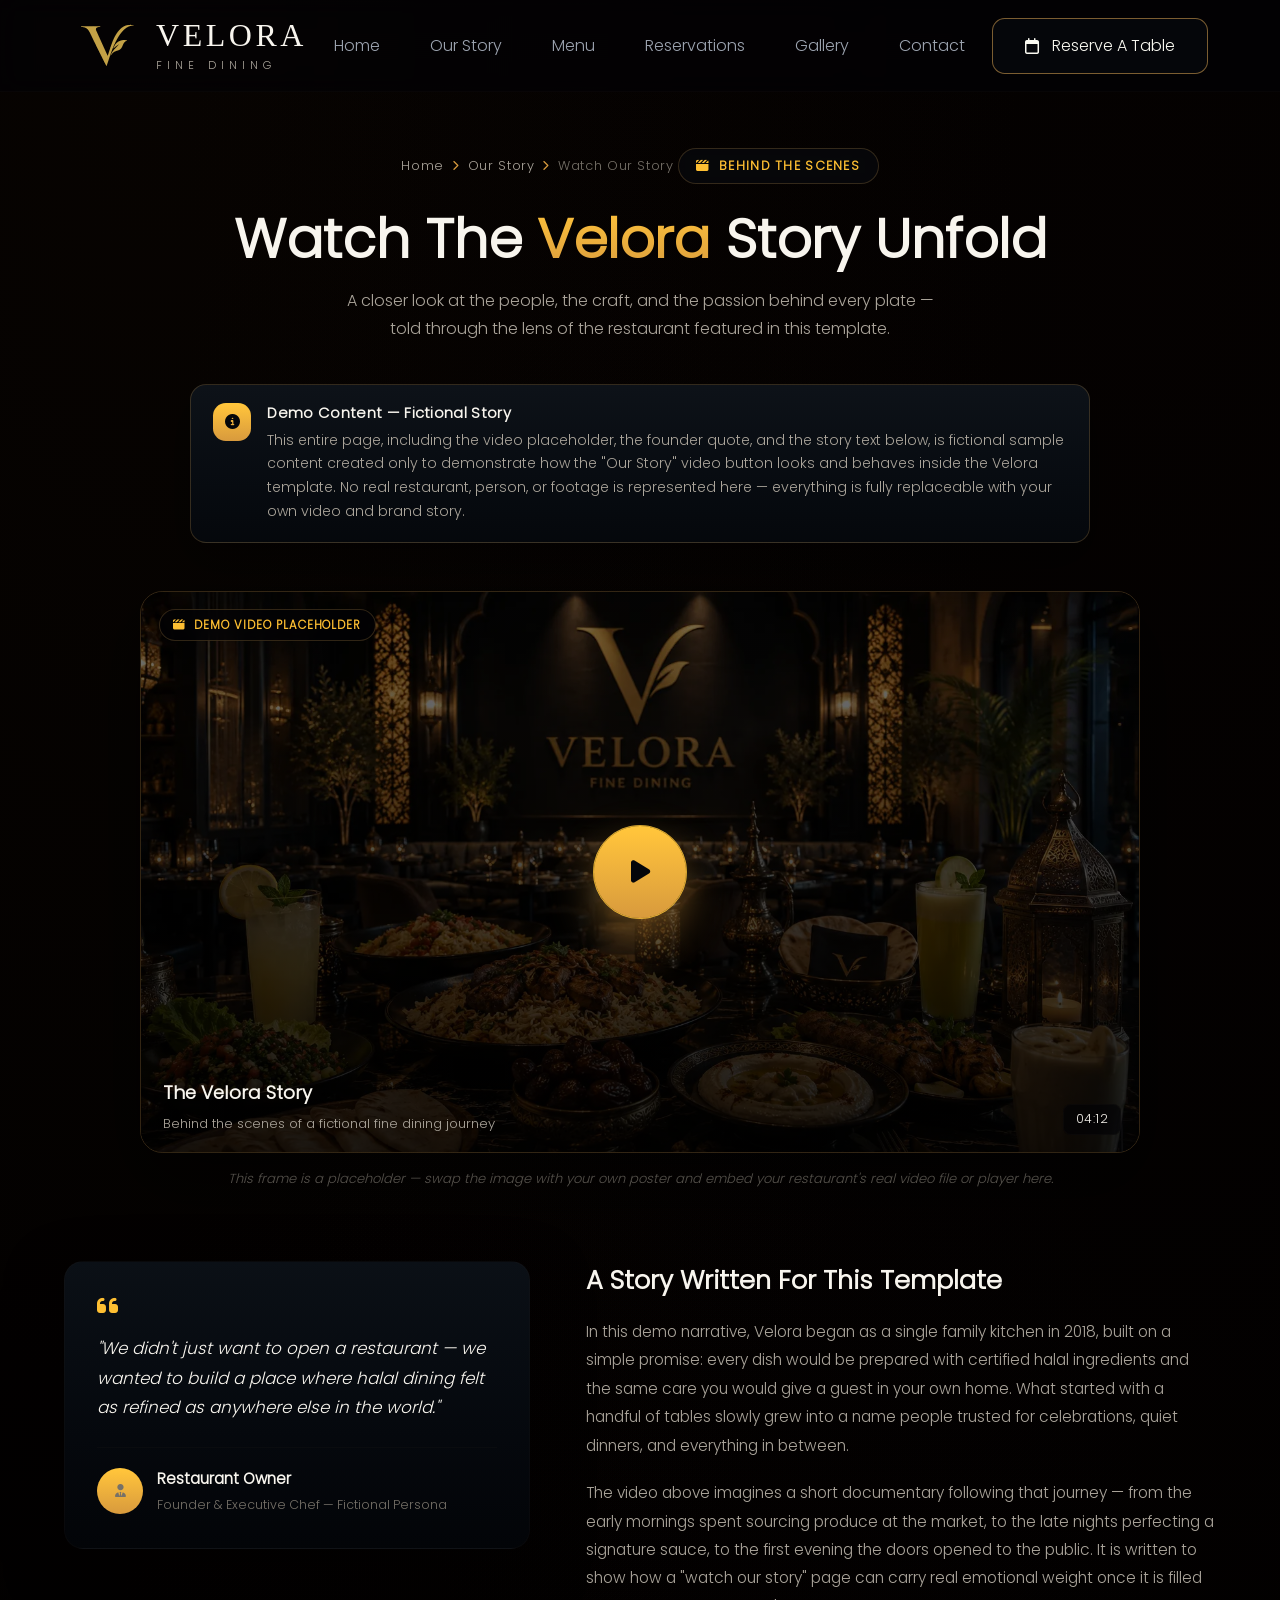
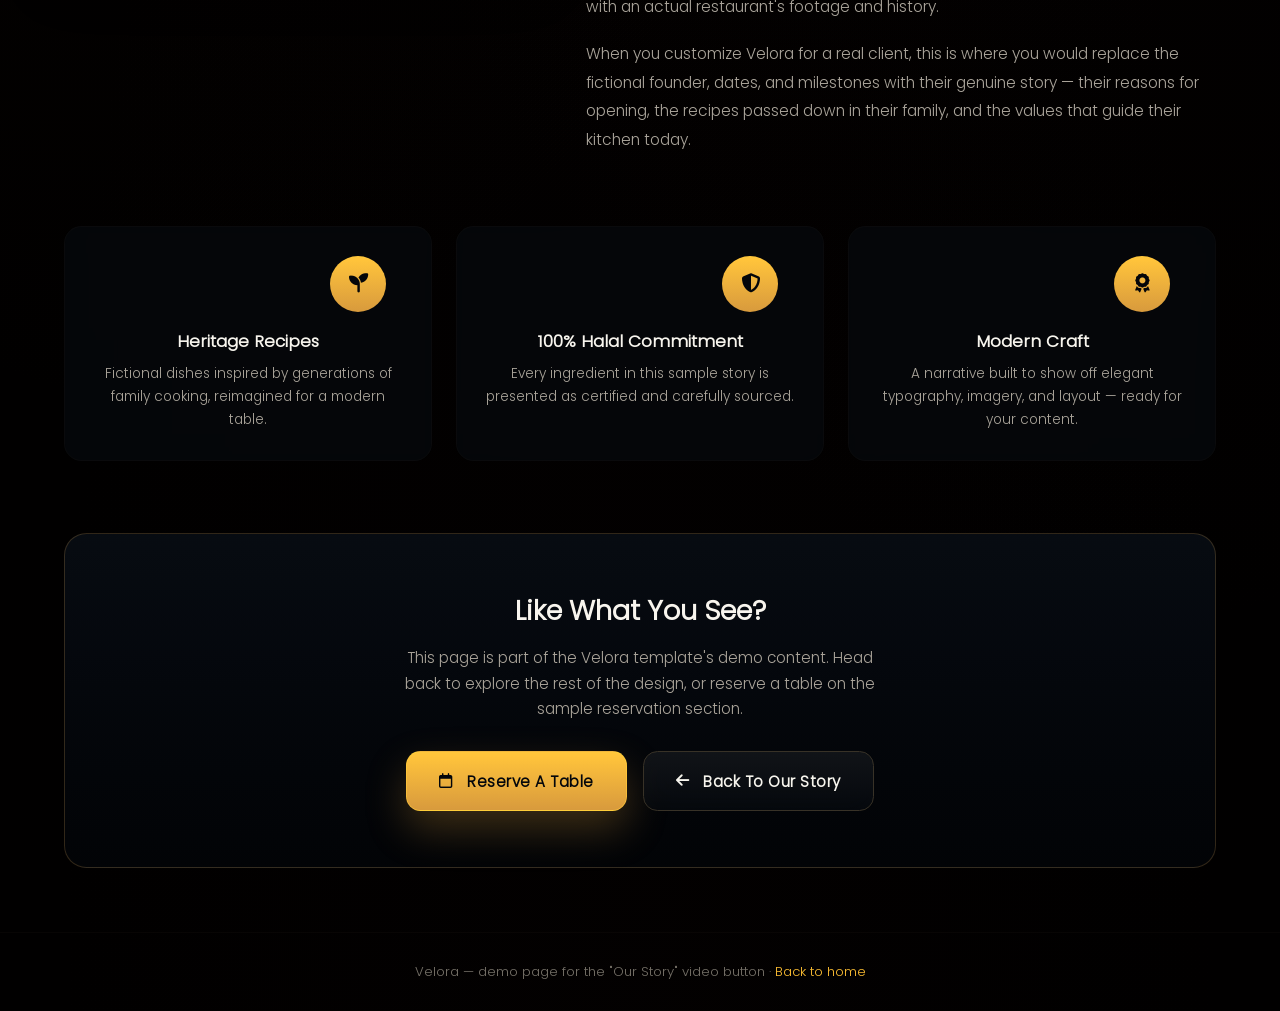
<file: our-story-video.html>
<!DOCTYPE html>
<html lang="en">
<head>
  <meta charset="UTF-8">
  <meta name="viewport" content="width=device-width, initial-scale=1.0">
  <meta http-equiv="X-UA-Compatible" content="IE=edge">
  <title>Watch Our Story | Velora</title>
  <meta name="description" content="Watch the Velora story — a demo video showcase page for the Velora premium halal restaurant template, featuring a fictional brand narrative.">
  <meta name="robots" content="noindex, nofollow">
  <meta name="theme-color" content="#0e0e0e">
  <meta name="color-scheme" content="dark light">
  <link rel="icon" type="image/svg+xml" href="assets/brands/velora.svg">
  <link rel="icon" type="image/png" sizes="32x32" href="assets/brands/favicon-32x32.png">
  <link rel="icon" type="image/png" sizes="16x16" href="assets/brands/favicon-16x16.png">
  <link rel="apple-touch-icon" sizes="180x180" href="assets/brands/apple-touch-icon.png">
  <link rel="preconnect" href="https://cdnjs.cloudflare.com" crossorigin>
  <link rel="dns-prefetch" href="https://cdnjs.cloudflare.com">
  <link rel="stylesheet" href="https://cdnjs.cloudflare.com/ajax/libs/font-awesome/6.5.1/css/all.min.css">
  <link rel="stylesheet" href="main.css">

  <style>

    /* ==========================================================
       Watch Our Story — page-specific styles (namespaced "wsv-")
       Palette matches main.css exactly (OKLCH), nothing in
       main.css / main.js / index.html is overridden here.
       ========================================================== */

    :root {
      --wsv-bg: oklch(6% 0.01 40);
      --wsv-panel: oklch(.13 .015 255 / .92);
      --wsv-panel-solid: oklch(.12 .012 255);
      --wsv-panel-soft: oklch(.16 .015 255 / .45);
      --wsv-border: oklch(.30 .02 80 / .12);
      --wsv-border-strong: oklch(.68 .10 74 / .25);

      --wsv-gold-1: oklch(.86 .16 84);
      --wsv-gold-2: oklch(.73 .13 74);
      --wsv-gold-3: oklch(.84 .16 82);
      --wsv-gold-4: oklch(.90 .17 88);

      --wsv-text: oklch(0.97 0.01 90);
      --wsv-text-soft: oklch(0.72 0.015 80);
      --wsv-text-mute: oklch(0.55 0.015 80);
    }

    .wsv-page {
      background-color: var(--wsv-bg);
      background-image:
        radial-gradient(at 12% 0%, oklch(26% 0.05 55 / .12), transparent 55%),
        radial-gradient(at 90% 10%, oklch(20% 0.04 35 / .10), transparent 60%),
        radial-gradient(at 50% 100%, oklch(16% 0.03 25 / .08), transparent 65%);
      color: var(--wsv-text-soft);
      min-height: 100vh;
      padding-top: 92px;
      overflow-x: hidden;
    }

    .wsv-container {
      width: 100%;
      max-width: 1200px;
      margin-inline: auto;
      padding-inline: 1.5rem;
    }

    /* --- breadcrumb hero --- */

    .wsv-hero {
      padding-block: 3.5rem 2.5rem;
      text-align: center;
    }

    .wsv-breadcrumb {
      display: inline-flex;
      align-items: center;
      gap: .5rem;
      font-size: .8rem;
      letter-spacing: .04rem;
      color: var(--wsv-text-mute);
      margin-bottom: 1.25rem;
    }

    .wsv-breadcrumb a {
      color: var(--wsv-text-soft);
      text-decoration: none;
      transition: color .25s;
    }

    .wsv-breadcrumb a:hover {
      color: var(--wsv-gold-3);
    }

    .wsv-breadcrumb i {
      font-size: .65rem;
      color: var(--wsv-gold-2);
    }

    .wsv-eyebrow {
      display: inline-flex;
      align-items: center;
      gap: .6rem;
      padding: .5rem 1.1rem;
      border-radius: 3rem;
      border: 1px solid var(--wsv-border-strong);
      background: var(--wsv-panel-soft);
      backdrop-filter: blur(10px);
      color: var(--wsv-gold-3);
      font-size: .78rem;
      font-weight: 600;
      letter-spacing: .08rem;
      text-transform: uppercase;
      margin-bottom: 1.5rem;
    }

    .wsv-hero h1 {
      font-size: clamp(2.1rem, 4.5vw, 3.4rem);
      line-height: 1.15;
      color: var(--wsv-text);
      margin-bottom: 1rem;
      font-weight: 600;
    }

    .wsv-hero h1 span {
      background: linear-gradient(180deg, var(--wsv-gold-1), var(--wsv-gold-2));
      -webkit-background-clip: text;
      background-clip: text;
      color: transparent;
    }

    .wsv-hero p {
      max-width: 620px;
      margin-inline: auto;
      font-size: 1rem;
      line-height: 1.8;
    }

    /* --- demo notice banner --- */

    .wsv-notice {
      display: flex;
      align-items: flex-start;
      gap: 1rem;
      max-width: 900px;
      margin: 0 auto 3rem;
      padding: 1.1rem 1.4rem;
      border-radius: 1rem;
      border: 1px solid var(--wsv-border-strong);
      background: linear-gradient(180deg, oklch(.18 .015 255), oklch(.13 .012 255));
      box-shadow: 0 18px 45px oklch(.03 .01 255 / .35);
    }

    .wsv-notice i {
      flex-shrink: 0;
      width: 38px;
      height: 38px;
      border-radius: .8rem;
      display: grid;
      place-items: center;
      background: linear-gradient(180deg, var(--wsv-gold-1), var(--wsv-gold-2));
      color: var(--wsv-panel-solid);
      font-size: .95rem;
    }

    .wsv-notice strong {
      display: block;
      color: var(--wsv-text);
      font-size: .92rem;
      letter-spacing: .02rem;
      margin-bottom: .3rem;
    }

    .wsv-notice p {
      font-size: .88rem;
      line-height: 1.7;
      color: var(--wsv-text-soft);
    }

    /* --- video player mock --- */

    .wsv-player-wrap {
      max-width: 1000px;
      margin: 0 auto 4.5rem;
    }

    .wsv-player {
      position: relative;
      aspect-ratio: 16 / 9;
      border-radius: 1.4rem;
      overflow: hidden;
      border: 1px solid var(--wsv-border-strong);
      box-shadow: 0 28px 70px oklch(.02 .01 255 / .55);
    }

    .wsv-player img {
      width: 100%;
      height: 100%;
      object-fit: cover;
      filter: brightness(.55) saturate(1.05);
    }

    .wsv-player::after {
      content: "";
      position: absolute;
      inset: 0;
      background: linear-gradient(180deg, oklch(.05 .01 40 / .15), oklch(.04 .01 40 / .75));
    }

    .wsv-player-badge {
      position: absolute;
      top: 1.1rem;
      left: 1.1rem;
      z-index: 2;
      display: inline-flex;
      align-items: center;
      gap: .5rem;
      padding: .4rem .85rem;
      border-radius: 3rem;
      background: oklch(.10 .012 255 / .65);
      border: 1px solid var(--wsv-border-strong);
      color: var(--wsv-gold-3);
      font-size: .72rem;
      font-weight: 700;
      letter-spacing: .06rem;
      text-transform: uppercase;
      backdrop-filter: blur(8px);
    }

    .wsv-player-duration {
      position: absolute;
      bottom: 1.1rem;
      right: 1.1rem;
      z-index: 2;
      padding: .35rem .75rem;
      border-radius: .5rem;
      background: oklch(.10 .012 255 / .65);
      border: 1px solid var(--wsv-border);
      color: var(--wsv-text);
      font-size: .78rem;
      letter-spacing: .03rem;
      backdrop-filter: blur(8px);
    }

    .wsv-player-caption {
      position: absolute;
      left: 1.4rem;
      bottom: 1.1rem;
      z-index: 2;
      max-width: 70%;
    }

    .wsv-player-caption h3 {
      color: var(--wsv-text);
      font-size: 1.15rem;
      font-weight: 600;
      margin-bottom: .25rem;
    }

    .wsv-player-caption span {
      font-size: .82rem;
      color: var(--wsv-text-soft);
    }

    .wsv-play-btn {
      position: absolute;
      inset: 0;
      z-index: 3;
      display: grid;
      place-items: center;
      background: none;
      border: none;
      cursor: pointer;
    }

    .wsv-play-btn .wsv-play-circle {
      position: relative;
      width: 92px;
      height: 92px;
      border-radius: 50%;
      display: grid;
      place-items: center;
      background: linear-gradient(180deg, var(--wsv-gold-1), var(--wsv-gold-2));
      color: var(--wsv-panel-solid);
      font-size: 1.6rem;
      box-shadow: 0 0 0 1px oklch(.90 .17 88 / .35), 0 20px 45px oklch(.74 .13 74 / .45);
      transition: transform .3s ease;
    }

    .wsv-play-btn::before,
    .wsv-play-btn::after {
      content: "";
      position: absolute;
      width: 92px;
      height: 92px;
      border-radius: 50%;
      border: 1px solid oklch(.86 .16 84 / .45);
      animation: wsv-pulse 2.4s ease-out infinite;
    }

    .wsv-play-btn::after {
      animation-delay: 1.2s;
    }

    @keyframes wsv-pulse {
      0% { transform: scale(1); opacity: .8; }
      100% { transform: scale(1.9); opacity: 0; }
    }

    .wsv-play-btn:hover .wsv-play-circle {
      transform: scale(1.08);
    }

    .wsv-player-note {
      text-align: center;
      font-size: .82rem;
      color: var(--wsv-text-mute);
      margin-top: 1rem;
      font-style: italic;
    }

    /* --- editorial split section --- */

    .wsv-split {
      display: grid;
      grid-template-columns: .85fr 1.15fr;
      gap: 3.5rem;
      align-items: start;
      margin-bottom: 4.5rem;
    }

    .wsv-quote-card {
      position: sticky;
      top: 120px;
      padding: 2rem;
      border-radius: 1.2rem;
      border: 1px solid var(--wsv-border);
      background: linear-gradient(180deg, oklch(.17 .015 255), oklch(.11 .012 255));
      box-shadow: 0 20px 55px oklch(.02 .01 255 / .42);
    }

    .wsv-quote-card i.fa-quote-left {
      color: var(--wsv-gold-3);
      font-size: 1.5rem;
      margin-bottom: 1rem;
      display: block;
    }

    .wsv-quote-card p {
      font-size: 1.05rem;
      line-height: 1.75;
      color: var(--wsv-text);
      font-style: italic;
      margin-bottom: 1.5rem;
    }

    .wsv-quote-person {
      display: flex;
      align-items: center;
      gap: .9rem;
      padding-top: 1.2rem;
      border-top: 1px solid var(--wsv-border);
    }

    .wsv-quote-avatar {
      width: 46px;
      height: 46px;
      border-radius: 50%;
      display: grid;
      place-items: center;
      background: linear-gradient(180deg, var(--wsv-gold-1), var(--wsv-gold-2));
      color: var(--wsv-panel-solid);
      font-size: 1rem;
    }

    .wsv-quote-person h4 {
      color: var(--wsv-text);
      font-size: .95rem;
      margin-bottom: .1rem;
    }

    .wsv-quote-person span {
      font-size: .78rem;
      color: var(--wsv-text-mute);
    }

    .wsv-story-text h2 {
      color: var(--wsv-text);
      font-size: 1.6rem;
      font-weight: 600;
      margin-bottom: 1.1rem;
    }

    .wsv-story-text p {
      font-size: .96rem;
      line-height: 1.85;
      margin-bottom: 1.2rem;
    }

    .wsv-story-text p:last-child {
      margin-bottom: 0;
    }

    /* --- pillars --- */

    .wsv-pillars {
      display: grid;
      grid-template-columns: repeat(3, 1fr);
      gap: 1.5rem;
      margin-bottom: 4.5rem;
    }

    .wsv-pillar {
      padding: 1.8rem;
      border-radius: 1.1rem;
      border: 1px solid var(--wsv-border);
      background: var(--wsv-panel-soft);
      backdrop-filter: blur(10px);
      text-align: center;
      transition: transform .3s ease, border-color .3s ease;
    }

    .wsv-pillar:hover {
      transform: translateY(-6px);
      border-color: var(--wsv-border-strong);
    }

    .wsv-pillar i {
      width: 56px;
      height: 56px;
      margin-inline: auto 1rem;
      margin-bottom: 1rem;
      display: grid;
      place-items: center;
      border-radius: 50%;
      background: linear-gradient(180deg, var(--wsv-gold-1), var(--wsv-gold-2));
      color: var(--wsv-panel-solid);
      font-size: 1.2rem;
    }

    .wsv-pillar h3 {
      color: var(--wsv-text);
      font-size: 1.05rem;
      margin-bottom: .5rem;
    }

    .wsv-pillar p {
      font-size: .85rem;
      line-height: 1.7;
    }

    /* --- CTA band --- */

    .wsv-cta {
      text-align: center;
      padding: 3.5rem 2rem;
      border-radius: 1.4rem;
      border: 1px solid var(--wsv-border-strong);
      background: linear-gradient(180deg, oklch(.15 .015 255), oklch(.10 .012 255));
      margin-bottom: 4rem;
    }

    .wsv-cta h2 {
      color: var(--wsv-text);
      font-size: 1.7rem;
      margin-bottom: .8rem;
    }

    .wsv-cta p {
      max-width: 480px;
      margin: 0 auto 1.8rem;
      font-size: .95rem;
      line-height: 1.7;
    }

    .wsv-cta-buttons {
      display: flex;
      justify-content: center;
      gap: 1rem;
      flex-wrap: wrap;
    }

    /* --- minimal footer --- */

    .wsv-footer {
      border-top: 1px solid var(--wsv-border);
      padding: 1.8rem 0;
      text-align: center;
      font-size: .82rem;
      color: var(--wsv-text-mute);
    }

    .wsv-footer a {
      color: var(--wsv-gold-3);
      text-decoration: none;
    }

    /* --- responsive --- */

    @media (max-width: 900px) {
      .wsv-split {
        grid-template-columns: 1fr;
        gap: 2rem;
      }

      .wsv-quote-card {
        position: static;
      }

      .wsv-pillars {
        grid-template-columns: 1fr;
      }
    }

    @media (max-width: 560px) {
      .wsv-player-caption {
        max-width: 100%;
      }

      .wsv-player-caption h3 {
        font-size: .95rem;
      }
    }

  </style>
</head>
<body class="wsv-page">

  <nav class="navbar">
    <div class="navbar-inner">

      <div href="" class="brand">
        <img src="assets/brands/velora-nav.svg" alt="Velora Logo">
        <div class="brand-text">
          <span class="brand-name">VELORA</span>
          <span class="brand-subtitle">FINE DINING</span>
        </div>
      </div>

      <ul class="nav-links">
        <li><a href="index.html#home">Home</a></li>
        <li><a class="active" href="index.html#story">Our Story</a></li>
        <li><a href="index.html#menu">Menu</a></li>
        <li><a href="index.html#reservation">Reservations</a></li>
        <li><a href="index.html#gallery">Gallery</a></li>
        <li><a href="index.html#contact">Contact</a></li>
      </ul>

      <div class="nav-actions">
        <a href="index.html#reservation" class="reservation-btn">
          <i class="fa-regular fa-calendar"></i>
          <span>Reserve A Table</span>
        </a>
      </div>

      <button class="menu-btn" aria-label="Open Menu">
        <i class="fa-solid fa-bars"></i>
      </button>

    </div>
  </nav>

  <div class="mobile-menu">

    <div class="menu-top">

      <a href="index.html#home" class="mobile-brand">
        <img src="assets/brands/velora-nav.svg" alt="Velora Logo">
      </a>

      <button class="close-btn" aria-label="Close Menu">
        <i class="fa-solid fa-xmark"></i>
      </button>

    </div>

    <ul class="mobile-links">

      <li>
        <a href="index.html#home">
          <i class="fa-solid fa-house"></i>
          <span>Home</span>
        </a>
      </li>

      <li>
        <a href="index.html#story">
          <i class="fa-solid fa-book-open"></i>
          <span>Our Story</span>
        </a>
      </li>

      <li>
        <a href="index.html#menu">
          <i class="fa-solid fa-utensils"></i>
          <span>Menu</span>
        </a>
      </li>

      <li>
        <a href="index.html#reservation">
          <i class="fa-regular fa-calendar"></i>
          <span>Reservations</span>
        </a>
      </li>

      <li>
        <a href="index.html#gallery">
          <i class="fa-regular fa-image"></i>
          <span>Gallery</span>
        </a>
      </li>

      <li>
        <a href="index.html#contact">
          <i class="fa-regular fa-envelope"></i>
          <span>Contact</span>
        </a>
      </li>

    </ul>

    <a href="index.html#reservation" class="mobile-btn">
      <i class="fa-regular fa-calendar"></i>
      <span>Reserve A Table</span>
    </a>

  </div>

  <div class="overlay"></div>

  <main>

    <div class="wsv-container">

      <section class="wsv-hero">

        <div class="wsv-breadcrumb">
          <a href="index.html#home">Home</a>
          <i class="fa-solid fa-chevron-right"></i>
          <a href="index.html#story">Our Story</a>
          <i class="fa-solid fa-chevron-right"></i>
          <span>Watch Our Story</span>
        </div>

        <span class="wsv-eyebrow">
          <i class="fa-solid fa-clapperboard"></i>
          Behind The Scenes
        </span>

        <h1>Watch The <span>Velora</span> Story Unfold</h1>

        <p>
          A closer look at the people, the craft, and the passion behind every
          plate — told through the lens of the restaurant featured in this
          template.
        </p>

      </section>

      <div class="wsv-notice">
        <i class="fa-solid fa-circle-info"></i>
        <div>
          <strong>Demo Content — Fictional Story</strong>
          <p>
            This entire page, including the video placeholder, the founder
            quote, and the story text below, is fictional sample content
            created only to demonstrate how the "Our Story" video button looks
            and behaves inside the Velora template. No real restaurant,
            person, or footage is represented here — everything is fully
            replaceable with your own video and brand story.
          </p>
        </div>
      </div>

      <section class="wsv-player-wrap">

        <div class="wsv-player">

          <img src="assets/restaurant/story.webp" alt="Velora restaurant interior — video placeholder">

          <span class="wsv-player-badge">
            <i class="fa-solid fa-clapperboard"></i>
            Demo Video Placeholder
          </span>

          <span class="wsv-player-duration">04:12</span>

          <div class="wsv-player-caption">
            <h3>The Velora Story</h3>
            <span>Behind the scenes of a fictional fine dining journey</span>
          </div>

          <button class="wsv-play-btn" type="button" aria-label="Play story video">
            <span class="wsv-play-circle">
              <i class="fa-solid fa-play"></i>
            </span>
          </button>

        </div>

        <p class="wsv-player-note">
          This frame is a placeholder — swap the image with your own poster
          and embed your restaurant's real video file or player here.
        </p>

      </section>

      <section class="wsv-split">

        <div class="wsv-quote-card">

          <i class="fa-solid fa-quote-left"></i>

          <p>
            "We didn't just want to open a restaurant — we wanted to build a
            place where halal dining felt as refined as anywhere else in the
            world."
          </p>

          <div class="wsv-quote-person">
            <span class="wsv-quote-avatar">
              <i class="fa-solid fa-user-tie"></i>
            </span>
            <div>
              <h4>Restaurant Owner</h4>
              <span>Founder & Executive Chef — Fictional Persona</span>
            </div>
          </div>

        </div>

        <div class="wsv-story-text">

          <h2>A Story Written For This Template</h2>

          <p>
            In this demo narrative, Velora began as a single family kitchen
            in 2018, built on a simple promise: every dish would be prepared
            with certified halal ingredients and the same care you would give
            a guest in your own home. What started with a handful of tables
            slowly grew into a name people trusted for celebrations, quiet
            dinners, and everything in between.
          </p>

          <p>
            The video above imagines a short documentary following that
            journey — from the early mornings spent sourcing produce at the
            market, to the late nights perfecting a signature sauce, to the
            first evening the doors opened to the public. It is written to
            show how a "watch our story" page can carry real emotional
            weight once it is filled with an actual restaurant's footage and
            history.
          </p>

          <p>
            When you customize Velora for a real client, this is where you
            would replace the fictional founder, dates, and milestones with
            their genuine story — their reasons for opening, the recipes
            passed down in their family, and the values that guide their
            kitchen today.
          </p>

        </div>

      </section>

      <section class="wsv-pillars">

        <div class="wsv-pillar">
          <i class="fa-solid fa-seedling"></i>
          <h3>Heritage Recipes</h3>
          <p>Fictional dishes inspired by generations of family cooking, reimagined for a modern table.</p>
        </div>

        <div class="wsv-pillar">
          <i class="fa-solid fa-shield-halved"></i>
          <h3>100% Halal Commitment</h3>
          <p>Every ingredient in this sample story is presented as certified and carefully sourced.</p>
        </div>

        <div class="wsv-pillar">
          <i class="fa-solid fa-award"></i>
          <h3>Modern Craft</h3>
          <p>A narrative built to show off elegant typography, imagery, and layout — ready for your content.</p>
        </div>

      </section>

      <section class="wsv-cta">

        <h2>Like What You See?</h2>

        <p>
          This page is part of the Velora template's demo content. Head back
          to explore the rest of the design, or reserve a table on the sample
          reservation section.
        </p>

        <div class="wsv-cta-buttons">

          <a href="index.html#reservation" class="btn-primary">
            <i class="fa-regular fa-calendar"></i>
            Reserve A Table
          </a>

          <a href="index.html#story" class="btn-secondary">
            <i class="fa-solid fa-arrow-left"></i>
            Back To Our Story
          </a>

        </div>

      </section>

    </div>

  </main>

  <footer class="wsv-footer">
    <p>
      Velora — demo page for the "Our Story" video button ·
      <a href="index.html">Back to home</a>
    </p>
  </footer>

  <button
    class="back-to-top"
    id="backToTop"
    type="button"
    aria-label="Back to top"
  >
    <span class="back-to-top-icon">
      <i class="fa-solid fa-arrow-up"></i>
    </span>

    <span class="back-to-top-line"></span>
  </button>

  <script src="main.js"></script>
</body>
</html>
</file>
<file: main.css>
* {
  margin: 0;
  padding: 0;
  box-sizing: border-box;
}

html {
  scroll-behavior: smooth;
}

body {
  background-color: oklch(6% 0.01 40);

  background-image:
    radial-gradient(
      at 10% 0%,
      oklch(26% 0.05 55 / .12),
      transparent 55%
    ),

    radial-gradient(
      at 90% 10%,
      oklch(20% 0.04 35 / .10),
      transparent 60%
    ),

    radial-gradient(
      at 50% 100%,
      oklch(16% 0.03 25 / .08),
      transparent 65%
    );

  font-family: "Poppins", sans-serif;
}

@font-face {
  font-family: "Poppins";
  src:
    url("assets/fonts/Poppins-Light.woff2") format("woff2"),
    url("assets/fonts/Poppins-Light.woff") format("woff");
  font-weight: 400;
  font-style: normal;
  font-display: swap;
}

::selection {
  background: oklch(.74 .09 82);
  color: oklch(.12 .015 255);
}

::-moz-selection {
  background: oklch(.74 .09 82);
  color: oklch(.12 .015 255);
}

::-webkit-scrollbar {
  width: 11px;
}

::-webkit-scrollbar-track {
  background: oklch(.12 .012 255);
}

::-webkit-scrollbar-thumb {
  background: linear-gradient(
    180deg,
    oklch(.70 .08 82),
    oklch(.64 .07 78),
    oklch(.58 .06 74)
  );

  border-radius: 999px;
  border: 2px solid oklch(.12 .012 255);

  transition:
    background .35s ease,
    box-shadow .35s ease;
}

::-webkit-scrollbar-thumb:hover {
  background: linear-gradient(
    180deg,
    oklch(.76 .10 84),
    oklch(.70 .09 80),
    oklch(.64 .08 76)
  );

  box-shadow:
    inset 0 0 8px oklch(.90 .06 90 / .18),
    0 0 10px oklch(.74 .08 82 / .18);
}

::-webkit-scrollbar-corner {
  background: oklch(.12 .012 255);
}

.section-divider {
  width: min(1450px, calc(100% - 6rem));
  height: 180px;
  margin-inline: auto;

  display: flex;
  align-items: center;
  justify-content: center;
  gap: 2.8rem;
}

.divider-line {
  position: relative;
  flex: 1;
  height: 1px;
  overflow: hidden;

  background: linear-gradient(
    90deg,
    transparent,
    oklch(.32 .02 80),
    oklch(.82 .15 82 / .45),
    oklch(.32 .02 80),
    transparent
  );
}

.divider-line::before {
  content: "";

  position: absolute;
  top: 50%;
  left: -220px;

  width: 220px;
  height: 2px;

  transform: translateY(-50%);

  background: linear-gradient(
    90deg,
    transparent,
    oklch(.88 .17 88),
    transparent
  );

  filter: blur(2px);

  animation: dividerFlow 5s linear infinite;
}

.divider-line::after {
  content: "";

  position: absolute;
  top: 50%;

  width: 7px;
  height: 7px;

  border-radius: 50%;

  background: oklch(.84 .16 82);

  transform: translateY(-50%);

  box-shadow:
    0 0 10px oklch(.84 .16 82),
    0 0 22px oklch(.84 .16 82 / .35);
}

.divider-line:first-child::after {
  right: 0;
}

.divider-line:last-child::after {
  left: 0;
}

.divider-logo {
  position: relative;

  width: 100px;
  height: 100px;

  display: flex;
  justify-content: center;
  align-items: center;

  border-radius: 50%;

  background: linear-gradient(
    180deg,
    oklch(.18 .015 255),
    oklch(.13 .012 255)
  );

  border: 1px solid oklch(.82 .15 82 / .25);

  backdrop-filter: blur(22px);

  box-shadow:
    0 20px 55px oklch(.02 .01 255 / .42);

  overflow: hidden;

  transition:
    border-color .4s,
    box-shadow .4s,
    transform .4s;
}

.divider-logo span {
  position: absolute;
  inset: -2px;

  border-radius: inherit;

  background: conic-gradient(
    from 0deg,
    transparent,
    oklch(.86 .16 84 / .65),
    transparent,
    transparent,
    oklch(.72 .13 74 / .35),
    transparent
  );

  animation: rotateRing 10s linear infinite;
}

.divider-logo::before {
  content: "";

  position: absolute;
  inset: 3px;

  border-radius: inherit;

  background: linear-gradient(
    180deg,
    oklch(.17 .015 255),
    oklch(.11 .012 255)
  );

  z-index: 1;
}

.divider-logo img {
  position: relative;
  z-index: 2;

  width: 72px;
  height: 72px;
  object-fit: contain;

  filter:
    drop-shadow(0 0 10px oklch(.84 .16 82 / .18));

  transition:
    transform .45s,
    filter .45s;
}

.section-divider:hover .divider-logo {
  border-color: oklch(.90 .17 88 / .45);

  box-shadow:
    0 28px 70px oklch(.02 .01 255 / .55),
    0 0 35px oklch(.84 .16 82 / .15);
}

.section-divider:hover .divider-logo img {
  transform: scale(1.08);

  filter:
    drop-shadow(0 0 18px oklch(.90 .17 88 / .35));
}

@keyframes dividerFlow {

  from {
    left: -220px;
  }

  to {
    left: calc(100% + 220px);
  }

}

@keyframes rotateRing {

  from {
    transform: rotate(0);
  }

  to {
    transform: rotate(360deg);
  }

}

/* --- home --- */

a {
  text-decoration: none;
  color: inherit;
}

img {
  display: block;
  max-width: 100%;
}

.navbar {
  position: fixed;
  top: 0;
  left: 0;
  z-index: 1000;

  width: 100%;
  height: 92px;

  background: oklch(.10 .012 255 / .55);
  backdrop-filter: blur(12px);
  border-bottom: 1px solid oklch(.30 .02 80 / .10);

  transition:
    background .35s,
    backdrop-filter .35s,
    border-color .35s,
    box-shadow .35s;
}

.navbar-inner {
  max-width: 1630px; 
  height: 100%;
  margin-inline: auto;

  display: flex;
  align-items: center;
  justify-content: space-between;

  padding-inline: 4.5rem;
}

.navbar.scrolled {
  background: oklch(.13 .015 255 / .92);
  backdrop-filter: blur(28px);
  border-bottom: 1px solid oklch(.68 .10 74 / .20);
  box-shadow:
    0 18px 45px oklch(.03 .01 255 / .45),
    0 1px 0 oklch(.72 .12 74 / .08);
}

.brand {
  display: flex;
  align-items: center;
  gap: 1rem;
  cursor: pointer;
}

.brand img {
  width: 68px;
  height: 68px;
}

.brand-text {
  display: flex;
  flex-direction: column;
}

.brand-name {
  font-family: "Cormorant Garamond", serif;
  font-size: 2rem;
  letter-spacing: .22rem;
  color: oklch(0.97 0.01 90);
}

.brand-subtitle {
  font-size: .7rem;
  letter-spacing: .32rem;
  margin-top: .2rem;
  color: oklch(0.72 0.015 80);
}

.nav-links {
  display: flex;
  align-items: center;

  gap: 50px;
  list-style: none;

  margin: 0;
  padding: 0;
}

.nav-links a {
  position: relative;
  display: inline-block;
  padding: 6px 0;
}

.nav-links a::after {
  content: "";
  position: absolute;
  left: 50%;
  bottom: -2px;
  width: 100%;
  height: 3px;

  background: linear-gradient(
    90deg,
    oklch(.82 .15 82),
    oklch(.70 .13 72),
    oklch(.86 .17 88)
  );

  border-radius: 999px;

  transform: translateX(-50%) scaleX(0);
  transform-origin: center;
  transition: transform .3s ease;
  will-change: transform;
}

.nav-links a:hover::after,
.nav-links a.active::after {
  transform: translateX(-50%);
}

.nav-links a.active {
  color: oklch(.78 .14 78);
}

li a {
  text-decoration: none;
  color: #9ca3af;
  font-weight: 500;
  transition: all 0.3s ease;
}

li a:hover {
  color: oklch(.78 .14 78);
}

.nav-actions {
  display: flex;
  align-items: center;
  gap: 1.6rem;
}

.reservation-btn {
  position: relative;
  overflow: hidden;
  isolation: isolate;

  display: flex;
  align-items: center;
  gap: .8rem;
  height: 56px;
  padding-inline: 2rem;
  border-radius: .8rem;

  border: 1px solid oklch(.76 .12 75 / .55);
  background: oklch(.16 .015 255 / .45);
  color: oklch(.98 .01 95);

  transition:
    transform .35s ease,
    background .35s ease,
    border-color .35s ease,
    box-shadow .35s ease;
}

.reservation-btn::before {
  content: "";
  position: absolute;
  inset: 0;
  left: -130%;
  width: 80%;
  background: linear-gradient(
    110deg,
    transparent,
    oklch(.98 .02 95 / .35),
    transparent
  );
  transform: skewX(-25deg);
  transition: left .7s ease;
  z-index: -1;
}

.reservation-btn:hover {
  transform: translateY(-4px);
  border-color: oklch(.84 .16 82);
  background: linear-gradient(
    180deg,
    oklch(.84 .16 82),
    oklch(.72 .13 74)
  );
  color: oklch(.12 .015 255);
  box-shadow:
    0 18px 40px oklch(.74 .13 74 / .35),
    0 0 30px oklch(.82 .16 82 / .25);
}

.reservation-btn:hover::before {
  left: 150%;
}

.reservation-btn:active {
  transform: translateY(-1px) scale(.98);
}

/* --- responsive --- */

.menu-btn,
.mobile-menu,
.overlay {
  display: none;
}

@media  (max-width:1000px) {

  .nav-links,
  .nav-actions,
  .brand-text {
    display: none;
  }

  .brand img {
    width: 85px;
    height: auto;
    display: block;
    margin-left: -30px;
    object-fit: contain;
  }

  .menu-btn {
    width: 3rem;
    height: 3.2rem;
    margin-right: -25px;

    display: flex;
    align-items: center;
    justify-content: center;

    border-radius: 1rem;
    cursor: pointer;

    font-size: 1.3rem;
    color: oklch(.96 .01 95);

    border: 1px solid oklch(.30 .02 80 / .35);

    background:
      linear-gradient(
        180deg,
        oklch(.18 .02 255),
        oklch(.11 .015 255)
      );

    box-shadow:
      inset 0 1px 0 oklch(1 .01 95 / .05),
      0 10px 28px oklch(.02 .01 255 / .35);

    backdrop-filter: blur(18px);

    transition:
      background .35s ease,
      border-color .35s ease,
      color .35s ease,
      box-shadow .35s ease;
  }

  .menu-btn:hover {
    color: oklch(.86 .15 82);
    border-color: oklch(.82 .15 82);
    background:
      linear-gradient(
        180deg,
        oklch(.24 .025 255),
        oklch(.17 .02 255)
      );
  }

  .overlay {
    position: fixed;
    inset: 0;

    display: block;

    background: oklch(.04 .01 255 / .58);

    backdrop-filter: blur(5px);
    -webkit-backdrop-filter: blur(5px);

    opacity: 0;
    visibility: hidden;

    transition: .35s;

    z-index: 99998;
  }

  .overlay.active {
    opacity: 1;
    visibility: visible;
  }

  .mobile-menu {
    position: fixed;

    top: 0;
    right: -100%;

    width: min(380px, 88%);
    height: 100dvh;

    display: flex;
    flex-direction: column;
    justify-content: space-between;

    padding: 2rem;

    background:
      linear-gradient(
        180deg,
        oklch(.12 .015 255) 0%,
        oklch(.10 .012 255) 55%,
        oklch(.08 .01 255) 100%
      );

    border-left: 1px solid oklch(.80 .15 80 / .12);

    backdrop-filter: blur(24px);
    -webkit-backdrop-filter: blur(24px);

    transition: right .45s cubic-bezier(.22,.61,.36,1);

    z-index: 99999;

    box-shadow:
      -35px 0 70px oklch(.02 .01 255 / .65),
      inset 0 1px 0 oklch(1 .01 95 / .05),
      inset 0 0 0 1px oklch(.80 .15 80 / .05);
  }

  .mobile-menu::before {
    content: "";
    position: absolute;
    inset: 0;
    pointer-events: none;

    background:
      radial-gradient(
        circle at top right,
        oklch(.82 .15 82 / .08),
        transparent 35%
      ),
      radial-gradient(
        circle at bottom left,
        oklch(.70 .04 255 / .05),
        transparent 42%
      );
  }

  .mobile-menu.active {
    right: 0;
  }

  .menu-top {
    display: flex;
    align-items: center;
    justify-content: space-between;

    padding-bottom: 1.5rem;
    margin-bottom: 2rem;

    border-bottom: 1px solid oklch(.80 .15 80 / .08);
  }

  .menu-top .mobile-brand {
    display: flex;
    align-items: center;
    justify-content: center;

    width: 52px;
    height: 52px;

    border-radius: 20px;

    background:
      linear-gradient(
        180deg,
        oklch(.18 .02 255),
        oklch(.13 .015 255)
      );

    border: 1px solid oklch(.80 .15 80 / .12);

    box-shadow:
      inset 0 1px 0 oklch(1 .01 95 / .05),
      0 12px 30px oklch(.02 .01 255 / .45),
      0 0 20px oklch(.80 .15 80 / .08);

    transition: .35s ease;
  }

  .menu-top .mobile-brand:hover {
    transform: translateY(-3px) scale(1.03);

    border-color: oklch(.82 .15 82 / .30);

    box-shadow:
      inset 0 1px 0 oklch(1 .01 95 / .08),
      0 20px 40px oklch(.02 .01 255 / .55),
      0 0 30px oklch(.82 .15 82 / .15);
  }

  .menu-top .mobile-brand img {
    width: 40px;
    height: 40px;
    object-fit: contain;

    user-select: none;
    pointer-events: none;

    filter:
      drop-shadow(0 0 8px oklch(.82 .15 82 / .18));
  }

  .close-btn {
    width: 3rem;
    height: 3rem;

    display: flex;
    align-items: center;
    justify-content: center;

    border-radius: .9rem;

    cursor: pointer;

    color: oklch(.97 .01 95);
    font-size: 1.3rem;

    border: 1px solid oklch(.34 .03 80 / .28);

    background: oklch(.15 .015 255 / .8);

    transition: .35s;
  }

  .close-btn:hover {
    color: oklch(.82 .15 82);

    border-color: oklch(.82 .15 82);

    background: oklch(.18 .02 255);

    transform: rotate(90deg);

    box-shadow:
      0 0 18px oklch(.82 .15 82 / .16);
  }

  .mobile-links {
    display: flex;
    flex-direction: column;
    gap: .75rem;
    list-style: none;
    padding: 0;
  }

  .mobile-links li a {
    display: flex;
    align-items: center;
    gap: 1rem;
    padding: 1rem 1.2rem;
    border-radius: 1rem;
    text-decoration: none;
    color: oklch(.97 .01 95);
    font-size: 1rem;
    border: 1px solid transparent;
    transition: .35s;
  }

  .mobile-links li a i {
    width: 1.5rem;
    font-size: 1.1rem;
    color: oklch(.80 .15 80);
  }

  .mobile-links li a:hover,
  .mobile-links li a.active {
    background:
      linear-gradient(
        90deg,
        transparent,
        oklch(.82 .15 82 / .08),
        transparent
      );

    border-color: oklch(.82 .15 82 / .18);
    box-shadow:
      inset 2px 0 0 oklch(.82 .15 82),
      0 8px 20px oklch(.02 .01 255 / .25);
    transform: translateX(8px);
  }

  .mobile-btn {
    position: relative;
    width: calc(100% - 24px);
    height: 52px;
    margin: 2rem auto 0;

    display: flex;
    align-items: center;
    justify-content: center;
    gap: 10px;

    border-radius: 14px;
    text-decoration: none;

    font-size: 15px;
    font-weight: 600;
    padding: 10px;

    color: oklch(.10 .02 255);

    border: 1px solid oklch(.74 .13 74);

    background:
      linear-gradient(
        180deg,
        oklch(.74 .13 74),
        oklch(.65 .12 72)
      );

    transition: .35s ease;

    box-shadow:
      0 18px 36px oklch(.64 .12 72 / .30);
  }

  .mobile-btn::before {
    content: "";
    position: absolute;

    top: -1.4rem;
    left: 50%;
    transform: translateX(-50%);

    width: 100%;
    height: 1px;
    background:
      linear-gradient(
        90deg,
        transparent,
        oklch(.82 .15 82 / .10),
        oklch(.82 .15 82 / .60),
        oklch(.82 .15 82 / .10),
        transparent
      );
  }

  .mobile-btn::after {
    content: "";

    position: absolute;

    top: -1.58rem;
    left: 50%;

    transform: translateX(-50%);

    width: 7px;
    height: 7px;

    border-radius: 50%;

    background: oklch(.82 .15 82);

    box-shadow:
      0 0 10px oklch(.82 .15 82),
      0 0 20px oklch(.82 .15 82 / .5);
  }

  .mobile-btn:hover {
    transform: translateY(-3px);

    background:
      linear-gradient(
        180deg,
        oklch(.79 .14 76),
        oklch(.70 .13 74)
      );

    box-shadow:
      0 22px 46px oklch(.69 .13 74 / .40);
  }

  .mobile-btn i {
    color: inherit;
    font-size: 1rem;
  }

}

@media (min-width:1000px) and (max-width:1230px) {

  .navbar {
    padding-inline: 2rem;
  }

  .brand img {
    width: 60px;
    height: 60px;
  }

  .brand-name {
    font-size: 1.75rem;
    letter-spacing: .18rem;
  }

  .brand-subtitle {
    font-size: .65rem;
    letter-spacing: .26rem;
  }

  .nav-links {
    gap: 2rem;
  }

  .nav-links a {
    font-size: .95rem;
  }

  .nav-actions {
    gap: 1rem;
  }

  .reservation-btn {
    height: 52px;
    padding-inline: 1.4rem;
    font-size: .9rem;
    border-radius: .75rem;
  }

  .reservation-btn i {
    font-size: .95rem;
  }
}

.home-container {
  width: min(1450px, calc(100% - 7rem));
  margin-inline: auto;
  display: grid;
  grid-template-columns: 1.05fr .95fr;
  align-items: start;
  gap: 4rem;
  padding-top: 2.5rem;
  padding-bottom: 3rem;
}

.home-content {
  padding-top: 6.5rem;
  max-width: 700px;
  position: relative;
  z-index: 2;
}

.hero-title {
  display: flex;
  flex-direction: column;
  gap: .35rem;
  margin-bottom: 2rem;
  font-family: "Cormorant Garamond", serif;
  font-weight: 600;
  line-height: .95;
}

.hero-title span:first-child {
  font-size: clamp(4rem, 6vw, 6rem);
  color: oklch(.97 .01 95);
}

.hero-title span:last-child {
  font-size: clamp(4.2rem, 6.5vw, 6.3rem);
  color: oklch(.77 .14 74);
}

.hero-description {
  max-width: 620px;
  margin-bottom: 3rem;
  color: oklch(.77 .015 90);
  font-size: 1.05rem;
  line-height: 1.9;
}

.hero-buttons {
  display: flex;
  align-items: center;
  gap: 1.25rem;
  margin-bottom: 4rem;
}

.btn-primary,
.btn-secondary {
  height: 60px;
  padding-inline: 2rem;
  border-radius: .9rem;
  display: inline-flex;
  align-items: center;
  gap: .9rem;
  font-size: .95rem;
  font-weight: 600;
  letter-spacing: .03rem;
  transition: .35s;
}

.btn-primary {
  position: relative;
  overflow: hidden;
  isolation: isolate;

  background: linear-gradient(
    180deg,
    oklch(.86 .16 84),
    oklch(.73 .13 74)
  );

  color: oklch(.12 .015 255);

  border: 1px solid oklch(.90 .17 88 / .45);

  box-shadow:
    0 18px 40px oklch(.72 .13 74 / .28);

  transition:
    transform .35s ease,
    box-shadow .35s ease,
    filter .35s ease;
}

.btn-primary::before {
  content: "";
  position: absolute;
  inset: 0;
  left: -140%;
  width: 70%;
  background: linear-gradient(
    115deg,
    transparent,
    oklch(.98 .02 95 / .45),
    transparent
  );
  transform: skewX(-25deg);
  transition: left .75s ease;
}

.btn-primary:hover {
  transform: translateY(-5px);

  filter: brightness(1.06);

  box-shadow:
    0 28px 55px oklch(.74 .13 74 / .42),
    0 0 35px oklch(.84 .16 82 / .22);
}

.btn-primary:hover::before {
  left: 150%;
}

.btn-secondary {
  position: relative;
  overflow: hidden;
  isolation: isolate;

  border: 1px solid oklch(.32 .02 85);

  background: oklch(.16 .015 255 / .45);

  backdrop-filter: blur(16px);

  color: oklch(.97 .01 95);

  transition:
    transform .35s ease,
    background .35s ease,
    border-color .35s ease,
    box-shadow .35s ease;
}

.btn-secondary::before {
  content: "";
  position: absolute;
  inset: 0;
  background: linear-gradient(
    180deg,
    oklch(.95 .02 95 / .05),
    transparent
  );
}

.btn-secondary:hover {
  transform: translateY(-5px);

  background: oklch(.20 .02 255 / .85);

  border-color: oklch(.76 .13 74);

  box-shadow:
    0 22px 50px oklch(.05 .01 255 / .45),
    0 0 28px oklch(.76 .13 74 / .14);
}

.hero-features {
  display: grid;
  grid-template-columns: repeat(3, minmax(400px, 1fr));
  gap: 1.4rem;
  padding-top: 50px;
}

.feature-card {
  position: relative;

  display: flex;
  align-items: center;
  gap: 1.3rem;

  width: 100%;
  min-height: 125px;

  padding: 1.7rem;
  border-radius: 1.35rem;

  background:
    linear-gradient(
      180deg,
      oklch(.17 .015 255 / .96),
      oklch(.13 .012 255 / .99)
    );

  border: 1px solid oklch(.30 .02 80 / .28);

  backdrop-filter: blur(20px);

  overflow: hidden;

  transition:
    transform .4s ease,
    border-color .4s ease,
    box-shadow .4s ease,
    background .4s ease;
}

.feature-card::before {
  content: "";
  position: absolute;
  inset: -2px;

  background:
    linear-gradient(
      135deg,
      transparent 20%,
      oklch(.84 .15 82 / .15),
      transparent 80%
    );

  opacity: 0;

  transform: translateX(-100%);

  transition: .6s ease;
}

.feature-card::after {
  content: "";
  position: absolute;
  inset: 0;

  background:
    radial-gradient(
      circle at top right,
      oklch(.82 .16 82 / .08),
      transparent 60%
    );

  opacity: 0;

  transition: .4s;
}

.feature-card:hover {
  transform: translateY(-8px);

  border-color: oklch(.76 .13 74 / .55);

  box-shadow:
    0 24px 60px oklch(.04 .01 255 / .55),
    0 0 35px oklch(.76 .13 74 / .18);
}

.feature-card:hover::before {
  opacity: 1;
  transform: translateX(100%);
}

.feature-card:hover::after {
  opacity: 1;
}

.feature-card i {
  width: 68px;
  height: 68px;

  flex-shrink: 0;

  display: grid;
  place-items: center;

  border-radius: 50%;

  font-size: 1.45rem;

  color: oklch(.85 .16 82);

  background:
    linear-gradient(
      180deg,
      oklch(.23 .03 255),
      oklch(.18 .02 255)
    );

  border: 1px solid oklch(.42 .03 80);

  transition:
    transform .35s,
    color .35s,
    border-color .35s,
    box-shadow .35s;
}

.feature-card:hover i {
  transform: rotate(-8deg) scale(1.08);

  color: oklch(.95 .02 95);

  border-color: oklch(.82 .16 82);

  box-shadow:
    0 0 25px oklch(.82 .16 82 / .25);
}

.feature-card h3 {
  margin-bottom: .45rem;
  font-size: 1.1rem;
  font-weight: 700;
  color: oklch(.98 .01 95);
  transition: color .35s;
}

.feature-card:hover h3 {
  color: oklch(.84 .16 82);
}

.feature-card p {
  font-size: .92rem;
  line-height: 1.65;

  color: oklch(.75 .015 90);
}

.home-image {
  position: relative;
  display: flex;
  justify-content: flex-end;
  align-items: center;
  padding-top: 70px;
  perspective: 1200px;
}

.home-image img {
  width: 100%;
  aspect-ratio: 16 / 10;
  object-fit: cover;

  border-radius: 2rem;
  border: 1px solid oklch(.30 .02 80 / .28);

  box-shadow:
    0 35px 80px oklch(.02 .01 255 / .45),
    0 0 0 1px oklch(.45 .03 80 / .15);

  transition:
    transform .7s cubic-bezier(.22,1,.36,1),
    box-shadow .5s,
    border-color .5s,
    filter .5s;
}

.halal-card {
  position: absolute;
  left: 20px;
  bottom: 12px;

  display: flex;
  align-items: center;
  gap: .85rem;

  padding: .9rem 1.1rem;
  min-width: 250px;

  border-radius: 1rem;

  background: linear-gradient(
    180deg,
    oklch(.18 .012 255 / .92),
    oklch(.13 .012 255 / .97)
  );

  border: 1px solid oklch(.34 .02 80 / .28);

  backdrop-filter: blur(18px);

  box-shadow:
    0 14px 35px oklch(.02 .01 255 / .35);

  overflow: hidden;

  transition:
    transform .35s ease,
    border-color .35s ease,
    box-shadow .35s ease,
    background .35s ease;
}

.halal-card::before {
  content: "";
  position: absolute;
  inset: 0;
  left: -130%;
  width: 60%;

  background: linear-gradient(
    110deg,
    transparent,
    oklch(.96 .02 95 / .28),
    transparent
  );

  transform: skewX(-25deg);
  transition: left .8s ease;
}

.halal-card:hover {
  transform: translateY(-6px);

  border-color: oklch(.80 .14 80 / .45);

  background: linear-gradient(
    180deg,
    oklch(.20 .015 255 / .96),
    oklch(.15 .012 255)
  );

  box-shadow:
    0 22px 45px oklch(.02 .01 255 / .45),
    0 0 24px oklch(.76 .13 74 / .12);
}

.halal-card:hover::before {
  left: 150%;
}

.halal-card i {
  width: 50px;
  height: 50px;

  display: flex;
  align-items: center;
  justify-content: center;

  border-radius: 50%;

  font-size: 1.25rem;

  color: oklch(.84 .16 82);

  background: linear-gradient(
    180deg,
    oklch(.25 .03 255),
    oklch(.18 .02 255)
  );

  border: 1px solid oklch(.42 .03 80);

  transition:
    transform .35s,
    color .35s,
    border-color .35s,
    box-shadow .35s;
}

.halal-card:hover i {
  transform: rotate(-12deg) scale(1.08);

  color: oklch(.97 .02 95);

  border-color: oklch(.84 .16 82);

  box-shadow:
    0 0 18px oklch(.84 .16 82 / .28);
}

.halal-card h3 {
  margin-bottom: .15rem;

  font-size: .95rem;
  font-weight: 700;
  letter-spacing: .06rem;

  color: oklch(.84 .16 82);

  transition: color .35s;
}

.halal-card:hover h3 {
  color: oklch(.97 .02 95);
}

.halal-card p {
  font-size: .78rem;
  line-height: 1.45;

  color: oklch(.76 .015 90);

  transition: color .35s;
}

.halal-card:hover p {
  color: oklch(.90 .01 95);
}

/* --- animation --- */

.reveal {
  opacity: 0;
  transform: translate3d(0, 60px, 0) scale(.96);

  transition:
    opacity .9s cubic-bezier(.22, 1, .36, 1),
    transform .9s cubic-bezier(.22, 1, .36, 1);

  will-change: opacity, transform;
}

.reveal.show {
  opacity: 1;
  transform: translate3d(0, 0, 0) scale(1);
}

.delay-1 {
  transition-delay: .12s;
}

.delay-2 {
  transition-delay: .24s;
}

.delay-3 {
  transition-delay: .36s;
}

.delay-4 {
  transition-delay: .48s;
}

.delay-5 {
  transition-delay: .60s;
}

.delay-6 {
  transition-delay: .72s;
}

.home-image img {
  animation: heroFloat 7s ease-in-out infinite;
}

.halal-card {
  animation: cardFloat 5s ease-in-out infinite;
}

.image-wrapper {
  position: relative;
  overflow: hidden;
  border-radius: 2rem;
}

.image-wrapper img {
  width: 100%;
  max-width: 800px;
  height: 520px;
  object-fit: cover;

  animation: heroFloat 7s ease-in-out infinite;

  transition:
    transform .8s cubic-bezier(.22, 1, .36, 1),
    filter .8s cubic-bezier(.22, 1, .36, 1),
    box-shadow .8s cubic-bezier(.22, 1, .36, 1);
}

.image-wrapper img:hover  {
  transform: scale(1.06);

  filter:
    brightness(1.06)
    contrast(1.05)
    saturate(1.08);

  box-shadow:
    0 40px 90px oklch(.02 .01 255 / .45),
    0 0 40px oklch(.82 .15 82 / .15);
}

@keyframes heroFloat {

  0%,
  100% {
    transform: translateY(0);
  }

  50% {
    transform: translateY(-10px);
  }

}

@keyframes cardFloat {

  0%,
  100% {
    transform: translateY(0);
  }

  50% {
    transform: translateY(-8px);
  }

}

/* --- responsive --- */

@media (max-width:768px) {

  .home-container {
    width: min(100%, calc(100% - 2rem));
    grid-template-columns: 1fr;
    gap: 3.5rem;
    padding-top: 8rem;
    padding-bottom: 3rem;
  }

  .home-content {
    max-width: 100%;
    padding-top: 2rem;
    text-align: center;
    order: 1;
  }

  .hero-title {
    gap: .25rem;
    margin-bottom: 1.4rem;
  }

  .hero-title span:first-child {
    font-size: clamp(2.5rem, 8vw, 3.5rem);
  }

  .hero-title span:last-child {
    font-size: clamp(2.8rem, 9vw, 4rem);
  }

  .hero-description {
    max-width: 100%;
    margin-inline: auto;
    margin-bottom: 2rem;
    font-size: .98rem;
    line-height: 1.8;
  }

  .hero-buttons {
    justify-content: center;
    flex-direction: column;
    gap: 1rem;
    margin-bottom: 3rem;
  }

  .btn-primary,
  .btn-secondary {
    width: 100%;
    max-width: 360px;
    justify-content: center;
    height: 58px;
  }

  .hero-features {
    grid-template-columns: 1fr;
    gap: 1rem;
    padding-top: 0;
  }

  .feature-card {
    width: 100%;
    min-height: 105px;
    padding: 1.35rem;
  }

  .feature-card i {
    width: 58px;
    height: 58px;
    font-size: 1.2rem;
  }

  .feature-card h3 {
    font-size: 1rem;
  }

  .feature-card p {
    font-size: .88rem;
  }

  .home-image {
    order: -1;
    justify-content: center;
    padding-top: 0;
  }

  .home-image img {
    width: 100%;
    max-width: 100%;
    height: 430px;
    border-radius: 1.6rem;
  }

  .halal-card i {
    width: 46px;
    height: 46px;
    font-size: 1.1rem;
  }

  .halal-card h3 {
    font-size: .9rem;
  }

  .halal-card p {
    font-size: .75rem;
  }

}

@media (min-width:769px) and (max-width:1024px) {

  .home-container {
    width: min(100%, calc(100% - 3rem));
    grid-template-columns: 1fr;
    gap: 4rem;
    padding-top: 7rem;
    padding-bottom: 3rem;
  }

  .home-content {
    max-width: 780px;
    margin-inline: auto;
    padding-bottom: 1rem;
    text-align: center;
    order: 1;
  }

  .hero-title {
    margin-bottom: 1.8rem;
  }

  .hero-title span:first-child {
    font-size: clamp(3.4rem, 6vw, 4.8rem);
  }

  .hero-title span:last-child {
    font-size: clamp(3.8rem, 6.5vw, 5.2rem);
  }

  .hero-description {
    max-width: 700px;
    margin-inline: auto;
    margin-bottom: 2.8rem;
    font-size: 1.05rem;
  }

  .hero-buttons {
    justify-content: center;
    margin-bottom: 3.2rem;
  }

  .btn-primary,
  .btn-secondary {
    height: 58px;
    padding-inline: 2rem;
  }

  .hero-features {
    grid-template-columns: repeat(3, 1fr);
    gap: 1.2rem;
    padding-top: 0;
  }

  .feature-card {
    width: 100%;
    min-height: 115px;
    padding: 1.4rem;
  }

  .feature-card i {
    width: 60px;
    height: 60px;
    font-size: 1.25rem;
  }

  .feature-card h3 {
    font-size: 1rem;
  }

  .feature-card p {
    font-size: .86rem;
  }

  .home-image {
    order: -1;
    justify-content: center;
    padding-top: 0;
  }

  .home-image img {
    width: 100%;
    max-width: 760px;
    height: 500px;
  }

  .halal-card {
    left: 24px;
    bottom: 20px;
  }

}

@media (max-width: 1115px) {
  .hero-features {
    grid-template-columns: 1fr;
  }
}

/* --- ourstory --- */

.ourstory {
  position: relative;
  padding: 9rem 0;
  overflow: hidden;
}

.ourstory .container {
  width: min(1400px, calc(100% - 6rem));
  margin-inline: auto;
}

.ourstory .story-top {
  display: grid;
  grid-template-columns: 1.05fr .95fr;
  align-items: center;
  gap: 5rem;
}

.ourstory .story-content {
  position: relative;
  z-index: 2;
}

.ourstory .story-badge {
  display: inline-flex;
  align-items: center;
  gap: .7rem;
  padding: .75rem 1.1rem;
  margin-bottom: 1.6rem;
  border-radius: 999px;
  border: 1px solid oklch(.30 .02 80 / .35);
  background: oklch(.16 .015 255 / .6);
  color: oklch(.82 .15 82);
  font-size: .78rem;
  font-weight: 700;
  letter-spacing: .18rem;
  text-transform: uppercase;
  backdrop-filter: blur(14px);
}

.ourstory .story-badge i {
  font-size: .9rem;
}

.ourstory .story-title {
  display: flex;
  flex-direction: column;
  gap: .25rem;
  margin-bottom: 1.8rem;
  font-family: "Cormorant Garamond", serif;
  font-weight: 600;
  line-height: .95;
}

.ourstory .story-title span:first-child {
  font-size: clamp(3rem, 5vw, 4.6rem);
  color: oklch(.97 .01 95);
}

.ourstory .story-title span:nth-child(2) {
  font-size: clamp(3.3rem, 5.4vw, 5rem);
  color: oklch(.84 .15 82);
}

.ourstory .story-title span:last-child {
  font-size: clamp(3rem, 5vw, 4.6rem);
  color: oklch(.97 .01 95);
}

.ourstory .story-description {
  max-width: 620px;
  margin-bottom: 2.2rem;
  color: oklch(.76 .015 90);
  font-size: 1.02rem;
  line-height: 1.95;
}

.ourstory .story-features {
  display: flex;
  flex-wrap: wrap;
  gap: 1rem;
  margin-bottom: 2.2rem;
}

.ourstory .story-feature {
  display: flex;
  align-items: center;
  gap: .9rem;
  padding: 1rem 1.15rem;
  min-width: 240px;
  border-radius: 1rem;
  background: linear-gradient(
    180deg,
    oklch(.17 .015 255 / .95),
    oklch(.13 .012 255 / .98)
  );
  border: 1px solid oklch(.30 .02 80 / .28);
  box-shadow: 0 16px 40px oklch(.02 .01 255 / .18);
  transition:
    transform .35s ease,
    border-color .35s ease,
    box-shadow .35s ease;
}

.ourstory .story-feature:hover {
  transform: translateY(-4px);
  border-color: oklch(.80 .15 80 / .45);
  box-shadow:
    0 22px 50px oklch(.02 .01 255 / .26),
    0 0 22px oklch(.80 .15 80 / .12);
}

.ourstory .story-feature i {
  width: 52px;
  height: 52px;
  flex-shrink: 0;
  display: grid;
  place-items: center;
  border-radius: 50%;
  font-size: 1.15rem;
  color: oklch(.86 .16 84);
  background: linear-gradient(
    180deg,
    oklch(.24 .03 255),
    oklch(.18 .02 255)
  );
  border: 1px solid oklch(.40 .03 80);
}

.ourstory .story-feature h4 {
  margin-bottom: .25rem;
  font-size: .98rem;
  font-weight: 700;
  color: oklch(.97 .01 95);
}

.ourstory .story-feature p {
  font-size: .84rem;
  color: oklch(.72 .015 90);
}

.ourstory .story-signature {
  margin-bottom: 2rem;
}

.ourstory .story-signature h3 {
  margin-bottom: .35rem;
  font-family: "Cormorant Garamond", serif;
  font-size: 1.9rem;
  font-weight: 600;
  color: oklch(.88 .16 84);
}

.ourstory .story-signature span {
  font-size: .82rem;
  letter-spacing: .18rem;
  text-transform: uppercase;
  color: oklch(.70 .015 90);
}

.ourstory .story-btn {
  position: relative;
  display: inline-flex;
  align-items: center;
  gap: 1rem;
  padding: 1rem 1.25rem;
  border-radius: 1.2rem;
  background: linear-gradient(
    180deg,
    oklch(.18 .015 255 / .95),
    oklch(.13 .012 255)
  );
  border: 1px solid oklch(.32 .02 80 / .3);
  box-shadow: 0 18px 45px oklch(.02 .01 255 / .22);
  transition:
    transform .35s ease,
    border-color .35s ease,
    box-shadow .35s ease;
}

.ourstory .story-btn:hover {
  transform: translateY(-4px);
  border-color: oklch(.84 .16 82 / .45);
  box-shadow:
    0 24px 60px oklch(.02 .01 255 / .3),
    0 0 28px oklch(.84 .16 82 / .12);
}

.ourstory .story-btn .play-icon {
  width: 52px;
  height: 52px;
  display: grid;
  place-items: center;
  border-radius: 50%;
  color: oklch(.12 .015 255);
  background: linear-gradient(
    180deg,
    oklch(.88 .17 88),
    oklch(.74 .13 74)
  );
  box-shadow: 0 12px 28px oklch(.74 .13 74 / .28);
}

.ourstory .story-btn strong {
  display: block;
  margin-bottom: .2rem;
  font-size: .96rem;
  color: oklch(.97 .01 95);
}

.ourstory .story-btn small {
  display: block;
  font-size: .82rem;
  color: oklch(.72 .015 90);
}

.ourstory .story-image {
  position: relative;
  display: flex;
  justify-content: center;
  align-items: center;
  perspective: 1400px;
}

.ourstory .image-frame {
  position: relative;

  width: 100%;
  max-width: 620px;

  border-radius: 2rem;
  overflow: hidden;

  background: linear-gradient(
    180deg,
    oklch(.20 .015 255),
    oklch(.14 .012 255)
  );

  border: 1px solid oklch(.32 .02 80 / .28);

  box-shadow:
    0 32px 80px oklch(.02 .01 255 / .4),
    0 0 0 1px oklch(.44 .03 80 / .12);

  animation: storyFloat 9s cubic-bezier(.42,0,.22,1) infinite;
  transform-style: preserve-3d;

  transition:
    transform .8s cubic-bezier(.22,1,.36,1),
    box-shadow .8s ease;
}

.ourstory .image-frame::before {
  content: "";
  position: absolute;
  inset: 0;
  z-index: 2;
  pointer-events: none;

  background: linear-gradient(
    180deg,
    oklch(.98 .02 95 / .08),
    transparent 18%,
    transparent 82%,
    oklch(.08 .01 255 / .18)
  );
}

.ourstory .image-frame img {
  display: block;
  width: 100%;
  height: clamp(420px, 46vw, 680px);
  object-fit: cover;

  transition:
    transform .8s cubic-bezier(.22,1,.36,1),
    filter .5s ease;
}

.ourstory .image-frame:hover {
  transform:
    translateY(-8px)
    rotateX(2deg)
    rotateY(-2deg);

  box-shadow:
    0 45px 100px oklch(.02 .01 255 / .45),
    0 0 45px oklch(.82 .15 82 / .15);
}

.ourstory .image-frame:hover img {
  transform: scale(1.06);
  filter: brightness(1.05) contrast(1.05) saturate(1.08);
}

@keyframes storyFloat {

  0%,
  100% {
    transform:
      translateY(0)
      rotateX(0deg)
      rotateY(0deg);
  }

  25% {
    transform:
      translateY(-8px)
      rotateX(.8deg)
      rotateY(-1deg);
  }

  50% {
    transform:
      translateY(-14px)
      rotateX(1.3deg)
      rotateY(1deg);
  }

  75% {
    transform:
      translateY(-8px)
      rotateX(.8deg)
      rotateY(.8deg);
  }
}

.ourstory .experience-card {
  position: absolute;
  left: -24px;
  bottom: 32px;

  min-width: 240px;
  padding: 1.25rem 1.35rem;

  border-radius: 1.2rem;

  background: linear-gradient(
    180deg,
    oklch(.18 .015 255 / .94),
    oklch(.13 .012 255 / .98)
  );

  border: 1px solid oklch(.82 .15 82 / .22);

  backdrop-filter: blur(18px);

  overflow: hidden;

  box-shadow:
    0 22px 55px oklch(.02 .01 255 / .35),
    0 0 28px oklch(.82 .15 82 / .08);

  transition:
    transform .45s cubic-bezier(.22,1,.36,1),
    box-shadow .45s ease,
    border-color .45s ease,
    background .45s ease;
  animation: experienceFloat 6s ease-in-out infinite;
  will-change: transform;
}

@keyframes experienceFloat {

  0%,
  100% {
    transform:
      translateY(0)
      rotate(-1deg);
  }

  25% {
    transform:
      translateY(-5px)
      rotate(-.3deg);
  }

  50% {
    transform:
      translateY(-10px)
      rotate(.6deg);
  }

  75% {
    transform:
      translateY(-5px)
      rotate(.2deg);
  }

}

.ourstory .experience-card::before{
  content:"";
  position:absolute;
  inset:0;
  left:-150%;
  width:55%;

  background:linear-gradient(
    110deg,
    transparent,
    oklch(.98 .02 95 / .28),
    transparent
  );

  transform:skewX(-25deg);

  transition:left .9s ease;

  pointer-events:none;
}

.ourstory .experience-card::after{
  content:"";
  position:absolute;
  inset:0;

  border-radius:inherit;

  box-shadow:
    inset 0 1px 0 oklch(1 0 0 / .08),
    inset 0 0 0 1px oklch(.86 .16 84 / .05);

  opacity:0;

  transition:.45s;
}

.ourstory .experience-card:hover{
  transform:translateY(-8px);

  border-color:oklch(.86 .16 84 / .55);

  background:linear-gradient(
    180deg,
    oklch(.20 .018 255),
    oklch(.15 .014 255)
  );

  box-shadow:
    0 35px 80px oklch(.02 .01 255 / .48),
    0 0 35px oklch(.84 .16 82 / .16),
    0 0 80px oklch(.84 .16 82 / .08);
}

.ourstory .experience-card:hover::before{
  left:160%;
}

.ourstory .experience-card:hover::after{
  opacity:1;
}

.ourstory .experience-card span{
  display:block;
  margin-bottom:.3rem;

  font-size:.72rem;
  letter-spacing:.22rem;
  text-transform:uppercase;

  color:oklch(.86 .02 90);
}

.ourstory .experience-card h3{
  margin-bottom:.2rem;

  font-family:"Cormorant Garamond", serif;
  font-size:2.2rem;
  line-height:1;

  color:oklch(.90 .16 84);

  text-shadow:
    0 0 10px oklch(.84 .16 82 / .12);
}

.ourstory .experience-card p{
  font-size:.86rem;
  line-height:1.7;

  color:oklch(.88 .01 95);
}

.ourstory .story-journey {
  display: grid;
  grid-template-columns: .9fr 1.1fr;
  gap: 5rem;
  align-items: center;
  width: min(1400px, calc(100% - 6rem));
  margin-inline: auto;
}

.ourstory .journey-left h3 {
  display: flex;
  flex-direction: column;
  gap: .25rem;
  margin-bottom: 1.6rem;

  font-family: "Cormorant Garamond", serif;
  font-size: clamp(2.8rem,4vw,4.2rem);
  font-weight: 600;
  line-height: .95;

  color: oklch(.98 .01 95);
}

.ourstory .journey-left h3 span {
  color: oklch(.84 .16 82);
}

.ourstory .journey-badge {
  display: inline-flex;
  align-items: center;
  gap: .7rem;

  margin-bottom: 1.3rem;
  padding: .8rem 1.15rem;

  border-radius: 999px;

  background: oklch(.16 .015 255 /.7);

  border: 1px solid oklch(.32 .02 80 /.3);

  color: oklch(.82 .15 82);

  font-size: .75rem;
  font-weight: 700;
  letter-spacing: .18rem;
}

.ourstory .journey-left p {
  max-width: 520px;

  margin-bottom: 2rem;

  color: oklch(.76 .015 90);

  line-height: 1.9;
}

.ourstory .journey-btn{
  position: relative;
  overflow: hidden;
  isolation: isolate;

  display: inline-flex;
  align-items: center;
  gap: .8rem;

  padding: 1rem 1.5rem;

  border-radius: 1rem;

  background: linear-gradient(
    180deg,
    oklch(.86 .16 84),
    oklch(.73 .13 74)
  );

  color: oklch(.12 .015 255);

  font-weight: 600;

  border: 1px solid oklch(.90 .18 88 / .28);

  box-shadow:
    0 18px 45px oklch(.73 .13 74 / .22);

  transition:
    transform .45s cubic-bezier(.22,1,.36,1),
    box-shadow .45s ease,
    filter .45s ease,
    border-color .45s ease;
}

.ourstory .journey-btn::before{
  content:"";
  position:absolute;
  inset:0;
  left:-150%;
  width:55%;

  background:linear-gradient(
    115deg,
    transparent,
    oklch(.98 .02 95 / .45),
    transparent
  );

  transform:skewX(-25deg);

  transition:left .9s ease;
}

.ourstory .journey-btn::after{
  content:"";
  position:absolute;
  inset:0;

  border-radius:inherit;

  background:linear-gradient(
    180deg,
    oklch(1 0 0 / .12),
    transparent 45%
  );

  opacity:0;

  transition:.4s;
}

.ourstory .journey-btn:hover{
  transform:translateY(-4px);
  filter:brightness(1.05);
  border-color:oklch(.95 .18 88 / .55);
  box-shadow:
    0 28px 60px oklch(.73 .13 74 / .35),
    0 0 35px oklch(.86 .16 84 / .22),
    0 0 70px oklch(.86 .16 84 / .10);
}

.ourstory .journey-btn:hover::before{
  left:160%;
}

.ourstory .journey-btn:hover::after{
  opacity:1;
}

.ourstory .journey-btn:active{
  transform:scale(.98);
}

.ourstory .timeline {
  position: relative;
  display: flex;
  flex-direction: column;
  gap: 1.6rem;
}

.ourstory .timeline::before {
  content: "";

  position: absolute;

  left: 28px;
  top: 15px;
  bottom: 15px;

  width: 2px;

  background:
    linear-gradient(
      180deg,
      oklch(.82 .15 82 /.6),
      oklch(.35 .03 80 /.15)
    );
}

.ourstory .timeline-item {
  position: relative;

  margin-left: 4.2rem;

  padding: 1.5rem 1.6rem;

  border-radius: 1.4rem;

  background:
    linear-gradient(
      180deg,
      oklch(.17 .015 255 /.96),
      oklch(.13 .012 255 /.99)
    );

  border: 1px solid oklch(.30 .02 80 /.28);

  transition:
    .35s ease;
}

.ourstory .timeline-item:hover {
  border-color: oklch(.82 .15 82 /.45);

  box-shadow:
    0 22px 55px oklch(.02 .01 255 /.30),
    0 45px 100px oklch(.02 .01 255 /.42),
    0 0 24px oklch(.82 .15 82 /.10),
    0 0 55px oklch(.82 .15 82 /.16),
    inset 0 1px 0 oklch(.98 .02 95 /.06);
}

.ourstory .timeline-icon {
  position: absolute;

  left: -4.35rem;
  top: 1.35rem;

  width: 56px;
  height: 56px;

  display: grid;
  place-items: center;

  border-radius: 50%;

  background:
    linear-gradient(
      180deg,
      oklch(.25 .03 255),
      oklch(.18 .02 255)
    );

  border: 1px solid oklch(.45 .03 80);

  color: oklch(.86 .16 84);

  font-size: 1.2rem;

  box-shadow:
    0 0 0 8px oklch(.10 .01 255);
}

.ourstory .timeline-year {
  display: inline-block;

  margin-bottom: .7rem;

  color: oklch(.84 .16 82);

  font-size: .82rem;
  font-weight: 700;
  letter-spacing: .18rem;
}

.ourstory .timeline-item h4 {
  margin-bottom: .5rem;

  font-size: 1.15rem;

  color: oklch(.98 .01 95);
}

.ourstory .timeline-item p {
  color: oklch(.74 .015 90);

  line-height: 1.8;

  font-size: .92rem;
}

.ourstory .timeline-item.active {
  border-color: oklch(.82 .15 82 /.42);

  box-shadow:
    0 20px 50px oklch(.02 .01 255 /.28),
    0 0 25px oklch(.82 .15 82 /.12);
}

.ourstory .story-stats {
  display: grid;
  grid-template-columns: repeat(5, 1fr);
  gap: 1.6rem;
  padding: 3rem;
  width: min(1400px, calc(100% - 6rem));
  margin-inline: auto;
  }

.ourstory .story-stat {
  position: relative;

  display: flex;
  flex-direction: column;
  align-items: center;
  justify-content: center;

  text-align: center;

  padding: 2rem 1.3rem;

  border-radius: 1.6rem;

  background:
    linear-gradient(
      180deg,
      oklch(.17 .015 255 /.97),
      oklch(.13 .012 255 /.99)
    );

  border: 1px solid oklch(.30 .02 80 /.28);

  overflow: hidden;

  transition:
    transform .35s ease,
    border-color .35s ease,
    box-shadow .35s ease;
}

.ourstory .story-stat::before {
  content: "";

  position: absolute;
  inset: 0;

  background:
    radial-gradient(
      circle at top,
      oklch(.84 .16 82 /.10),
      transparent 70%
    );

  opacity: 0;

  transition: .35s;
}

.ourstory .story-stat:hover {
  transform: translateY(-8px);

  border-color: oklch(.82 .15 82 /.42);

  box-shadow:
    0 22px 60px oklch(.02 .01 255 /.30),
    0 0 28px oklch(.82 .15 82 /.12);
}

.ourstory .story-stat:hover::before {
  opacity: 1;
}

.ourstory .stat-icon {
  width: 72px;
  height: 72px;

  display: grid;
  place-items: center;

  margin-bottom: 1.35rem;

  border-radius: 50%;

  background:
    linear-gradient(
      180deg,
      oklch(.24 .03 255),
      oklch(.18 .02 255)
    );

  border: 1px solid oklch(.42 .03 80);

  color: oklch(.86 .16 84);

  font-size: 1.45rem;

  transition:
    transform .35s,
    box-shadow .35s;
}

.ourstory .story-stat:hover .stat-icon {
  transform: scale(1.08);

  box-shadow:
    0 0 25px oklch(.84 .16 82 /.25);
}

.ourstory .stat-content h3 {
  margin-bottom: .45rem;

  font-family: "Cormorant Garamond", serif;
  font-size: 2.5rem;
  font-weight: 600;
  line-height: 1;

  color: oklch(.86 .16 84);
}

.ourstory .stat-content span {
  display: block;

  margin-bottom: .35rem;

  font-size: .92rem;
  font-weight: 600;

  color: oklch(.97 .01 95);
}

.ourstory .stat-content small {
  display: block;

  font-size: .78rem;
  letter-spacing: .08rem;

  color: oklch(.72 .015 90);
}

/* --- animation --- */

.story-reveal {
  opacity: 0;

  transform:
    perspective(1200px)
    rotateX(18deg)
    translateY(80px)
    scale(.9);

  transition:
    opacity 1.2s cubic-bezier(.22,1,.36,1),
    transform 1.2s cubic-bezier(.22,1,.36,1),
    filter 1.2s cubic-bezier(.22,1,.36,1);

  will-change:
    transform,
    opacity,
    filter;
}

.story-reveal.show {
  opacity: 1;

  transform:
    perspective(1200px)
    rotateX(0)
    translateY(0)
    scale(1);
}

.delay-1 {
  transition-delay: .12s;
}

.delay-2 {
  transition-delay: .25s;
}

.delay-3 {
  transition-delay: .38s;
}

.delay-4 {
  transition-delay: .51s;
}

.delay-5 {
  transition-delay: .64s;
}

.delay-6 {
  transition-delay: .77s;
}

/* --- responsive --- */

@media (max-width:768px){

  .ourstory{
    padding:8rem 1.3rem;
  }

  .ourstory .story-top{
    grid-template-columns:1fr;
    gap:3.8rem;
  }

  .ourstory .story-content{
    order:1;
    text-align:center;
  }

  .ourstory .story-image{
    order:2;
    display:flex;
    flex-direction:column;
    align-items:center;
    justify-content:center;
  }

  .ourstory .image-frame{
    width:100%;
    max-width:560px;
    margin-inline:auto;
  }

  .ourstory .image-frame img{
    height:420px;
  }

  .ourstory .experience-card{
    position:static;
    margin-top:1.4rem;
    width:min(320px,100%);
    text-align:center;
  }

  .ourstory .story-description{
    max-width:100%;
    margin-inline:auto;
  }

  .ourstory .story-features{
    justify-content:center;
    gap:1rem;
  }

  .ourstory .story-feature{
    width:100%;
    min-width:0;
    justify-content:center;
    text-align:left;
  }

  .ourstory .story-signature{
    text-align:center;
  }

  .ourstory .story-btn{
    width:100%;
    justify-content:center;
  }

  .ourstory .story-journey{
    grid-template-columns:1fr;
    gap:4rem;
    padding:5rem 0 0;
  }

  .ourstory .journey-left{
    text-align:center;
  }

  .ourstory .journey-left p{
    max-width:100%;
    margin-inline:auto;
  }

  .ourstory .journey-btn{
    width:100%;
    justify-content:center;
  }

  .ourstory .timeline{
    gap:2.3rem;
  }

  .ourstory .timeline::before{
    display:none;
  }

  .ourstory .timeline-item{
    margin-left:0;
    padding:4.5rem 1.5rem 1.8rem;
    text-align:center;
  }

  .ourstory .timeline-icon{
    left:50%;
    top:-28px;
    transform:translateX(-50%);
  }

  .ourstory .story-stats{
    grid-template-columns:repeat(2,1fr);
    gap:1.2rem;
    padding:5rem 0 0;
  }

  .ourstory .story-stat:last-child{
    grid-column:1/-1;
  }

  .ourstory .story-title span:first-child{
    font-size:2.5rem;
  }

  .ourstory .story-title span:nth-child(2){
    font-size:2.9rem;
  }

  .ourstory .story-title span:last-child{
    font-size:2.5rem;
  }

  .ourstory .journey-left h3{
    font-size:2.6rem;
  }

}

@media (min-width:769px) and (max-width:1024px) {

  .ourstory {
    padding: 7rem 0;
  }

  .ourstory .story-top {
    grid-template-columns: 1fr;
    gap: 4rem;
  }

  .ourstory .story-content {
    max-width: 100%;
    text-align: center;
  }

  .ourstory .story-description {
    max-width: 700px;
    margin: 0 auto 2rem;
  }

  .ourstory .story-features {
    justify-content: center;
  }

  .ourstory .story-signature {
    text-align: center;
  }

  .ourstory .story-btn {
    margin-inline: auto;
  }

  .ourstory .story-image {
    justify-content: center;
  }

  .ourstory .image-frame {
    width: min(700px, 100%);
    margin-inline: auto;
  }

  .ourstory .experience-card {
    position: static;
    margin: 2rem auto 0;
    width: fit-content;
    text-align: center;
  }

  .ourstory .story-journey {
    grid-template-columns: 1fr;
    gap: 4rem;
    padding: 4rem 2rem 0;
  }

  .ourstory .journey-left {
    text-align: center;
  }

  .ourstory .journey-left p {
    max-width: 700px;
    margin: 0 auto 2rem;
  }

  .ourstory .journey-btn {
    margin-inline: auto;
  }

  .ourstory .timeline {
    max-width: 720px;
    margin-inline: auto;
  }

  .ourstory .story-stats {
    grid-template-columns: repeat(2, 1fr);
    gap: 1.5rem;
    padding: 4rem 2rem 0;
  }

  .ourstory .story-stat:last-child {
    grid-column: 1 / -1;
    max-width: 340px;
    margin-inline: auto;
  }

}

/* --- menu --- */

.menu {
  position: relative;
  padding: 9rem 0;
  overflow: hidden;
}

.menu .container {
  width: min(1400px, calc(100% - 6rem));
  margin-inline: auto;
}

.menu .menu-header {
  max-width: 900px;
  margin-inline: auto;
  text-align: center;
  margin-bottom: 4.5rem;
}

.menu .menu-badge {
  display: inline-flex;
  align-items: center;
  gap: .75rem;

  padding: .8rem 1.25rem;
  margin-bottom: 1.6rem;

  border-radius: 999px;

  background: oklch(.16 .015 255 /.7);

  border: 1px solid oklch(.32 .02 80 /.32);

  backdrop-filter: blur(16px);

  color: oklch(.84 .16 82);

  font-size: .78rem;
  font-weight: 700;
  letter-spacing: .18rem;
  text-transform: uppercase;
}

.menu .menu-badge i {
  font-size: .95rem;
}

.menu .menu-title {
  display: flex;
  flex-direction: column;
  gap: .25rem;

  margin-bottom: 1.8rem;

  font-family: "Cormorant Garamond", serif;
  font-weight: 600;
  line-height: .94;
}

.menu .menu-title span:first-child {
  font-size: clamp(3rem,5vw,4.7rem);
  color: oklch(.98 .01 95);
}

.menu .menu-title span:nth-child(2) {
  font-size: clamp(3.4rem,5.8vw,5.2rem);
  color: oklch(.84 .16 82);
}

.menu .menu-title span:last-child {
  font-size: clamp(3rem,5vw,4.7rem);
  color: oklch(.98 .01 95);
}

.menu .menu-description {
  max-width: 760px;
  margin-inline: auto;
  margin-bottom: 2.8rem;

  color: oklch(.75 .015 90);

  font-size: 1.02rem;
  line-height: 1.95;
}

.menu .menu-highlights {
  display: flex;
  justify-content: center;
  flex-wrap: wrap;
  gap: 1.2rem;
}

.menu .menu-highlight {
  position: relative;

  display: flex;
  align-items: center;
  gap: 1rem;

  min-width: 240px;

  padding: 1.15rem 1.3rem;

  border-radius: 1.2rem;

  background: linear-gradient(
    180deg,
    oklch(.17 .015 255 /.96),
    oklch(.13 .012 255 /.99)
  );

  border: 1px solid oklch(.30 .02 80 /.28);

  overflow: hidden;

  transition:
    transform .45s cubic-bezier(.22,1,.36,1),
    border-color .45s,
    box-shadow .45s;
}

.menu .menu-highlight::before {
  content: "";

  position: absolute;
  inset: 0;
  left: -150%;
  width: 55%;

  background: linear-gradient(
    110deg,
    transparent,
    oklch(.98 .02 95 /.28),
    transparent
  );

  transform: skewX(-25deg);

  transition: left .9s ease;
}

.menu .menu-highlight:hover {
  transform: translateY(-8px);

  border-color: oklch(.84 .16 82 /.48);

  box-shadow:
    0 30px 70px oklch(.02 .01 255 /.35),
    0 0 35px oklch(.84 .16 82 /.12);
}

.menu .menu-highlight:hover::before {
  left: 160%;
}

.menu .menu-highlight i {
  width: 58px;
  height: 58px;

  display: grid;
  place-items: center;

  border-radius: 50%;

  background: linear-gradient(
    180deg,
    oklch(.25 .03 255),
    oklch(.18 .02 255)
  );

  border: 1px solid oklch(.42 .03 80);

  color: oklch(.84 .16 82);

  font-size: 1.2rem;

  flex-shrink: 0;
}

.menu .menu-highlight h4 {
  margin-bottom: .25rem;

  color: oklch(.98 .01 95);

  font-size: 1rem;
  font-weight: 700;
}

.menu .menu-highlight p {
  color: oklch(.73 .015 90);

  font-size: .84rem;
}

.menu .menu-categories {
  display: flex;
  justify-content: center;
  flex-wrap: wrap;

  gap: 1rem;

  margin-bottom: 4rem;
}

.menu .category-btn {
  position: relative;

  display: inline-flex;
  align-items: center;
  gap: .75rem;

  padding: 1rem 1.4rem;

  border: 1px solid oklch(.30 .02 80 /.28);

  border-radius: 999px;

  background: linear-gradient(
    180deg,
    oklch(.17 .015 255 /.96),
    oklch(.13 .012 255 /.99)
  );

  color: oklch(.76 .015 90);

  cursor: pointer;

  overflow: hidden;

  transition:
    transform .4s,
    border-color .4s,
    color .4s,
    box-shadow .4s;
}

.menu .category-btn::before {
  content: "";

  position: absolute;
  inset: 0;

  background: linear-gradient(
    180deg,
    oklch(.84 .16 82 /.16),
    transparent
  );

  opacity: 0;

  transition: .4s;
}

.menu .category-btn:hover,
.menu .category-btn.active {
  transform: translateY(-4px);

  color: oklch(.98 .01 95);

  border-color: oklch(.84 .16 82 /.5);

  box-shadow:
    0 20px 45px oklch(.02 .01 255 /.3),
    0 0 28px oklch(.84 .16 82 /.12);
}

.menu .category-btn:hover::before,
.menu .category-btn.active::before {
  opacity: 1;
}

.menu .category-btn i {
  color: oklch(.84 .16 82);
}

.menu .menu-grid {
  display: grid;
  grid-template-columns: repeat(2, 1fr);
  gap: 2rem;
}

.menu .menu-card {
  position: relative;

  display: flex;
  gap: 1.6rem;

  padding: 1.3rem;

  border-radius: 1.8rem;

  background: linear-gradient(
    180deg,
    oklch(.17 .015 255 /.96),
    oklch(.13 .012 255 /.99)
  );

  border: 1px solid oklch(.30 .02 80 /.28);

  overflow: hidden;

  transition:
    transform .6s cubic-bezier(.22,1,.36,1),
    border-color .6s ease,
    box-shadow .6s ease,
    background .6s ease;
}

.menu .menu-card::before {
  content: "";

  position: absolute;
  inset: 0;

  background:
    radial-gradient(
      circle at 0% 100%,
      oklch(.84 .16 82 /.08),
      transparent 35%
    );

  opacity: 0;

  transition:
    opacity .6s ease;

  pointer-events: none;
}

.menu .menu-card::after {
  content: "";

  position: absolute;

  top: 0;
  left: 0;

  width: 2px;
  height: 0;

  background:
    linear-gradient(
      180deg,
      transparent,
      oklch(.84 .16 82),
      transparent
    );

  transition:
    height .7s cubic-bezier(.22,1,.36,1);

  pointer-events: none;
}

.menu .menu-card:hover {
  transform: translateY(-6px);

  border-color:
    oklch(.84 .16 82 /.38);

  background:
    linear-gradient(
      180deg,
      oklch(.18 .018 255 /.98),
      oklch(.14 .014 255)
    );

  box-shadow:
    0 25px 60px oklch(.02 .01 255 /.38),
    0 0 25px oklch(.84 .16 82 /.08);
}

.menu .menu-card:hover::before {
  opacity: 1;
}

.menu .menu-card:hover::after {
  height: 100%;
}

.menu .menu-image {
  position: relative;

  width: 210px;
  min-width: 210px;
  height: 210px;

  border-radius: 1.4rem;

  overflow: hidden;

  background: oklch(.12 .012 255);
}

.menu .menu-image img {
  width: 100%;
  height: 100%;

  object-fit: cover;

  transform: scale(1);

  transition:
    transform 1s cubic-bezier(.22,1,.36,1),
    filter 1s cubic-bezier(.22,1,.36,1);
}

.menu .menu-card:hover .menu-image img {
  transform: scale(1.045);

  filter:
    brightness(1.03)
    saturate(1.04);
}

.menu .menu-image::before {
  content: "";

  position: absolute;
  inset: 0;

  z-index: 1;

  background:
    linear-gradient(
      135deg,
      oklch(.84 .16 82 /.08),
      transparent 35%,
      transparent 70%,
      oklch(.02 .01 255 /.28)
    );

  opacity: .65;

  transition:
    opacity .8s ease;
}

.menu .menu-card:hover .menu-image::before {
  opacity: 1;
}

.menu .menu-image::after {
  content: "";

  position: absolute;
  inset: 0;

  z-index: 2;

  background:
    linear-gradient(
      180deg,
      transparent 55%,
      oklch(.04 .01 255 /.42)
    );

  pointer-events: none;

  transition:
    opacity .7s ease;
}

.menu .menu-card:hover .menu-image::after {
  opacity: .75;
}

.menu .menu-tag {
  position: absolute;

  top: 1rem;
  left: 1rem;

  padding: .45rem .9rem;

  border-radius: 999px;

  background: oklch(.86 .16 84);

  color: oklch(.12 .015 255);

  font-size: .72rem;
  font-weight: 700;

  z-index: 2;

  box-shadow:
    0 12px 30px oklch(.75 .14 82 /.25);
}

.menu .menu-content {
  flex: 1;

  display: flex;
  flex-direction: column;
  justify-content: center;
}

.menu .menu-heading {
  display: flex;
  justify-content: space-between;
  align-items: center;

  gap: 1rem;

  margin-bottom: .9rem;
}

.menu .menu-heading h3 {
  font-family: "Cormorant Garamond", serif;

  font-size: 2rem;
  font-weight: 600;

  color: oklch(.98 .01 95);
}

.menu .menu-heading span {
  flex-shrink: 0;

  color: oklch(.84 .16 82);

  font-size: 1.4rem;
  font-weight: 700;
}

.menu .menu-content p {
  margin-bottom: 1.4rem;

  color: oklch(.74 .015 90);

  line-height: 1.85;

  font-size: .94rem;
}

.menu .menu-meta {
  display: flex;
  flex-wrap: wrap;
  gap: .8rem;
}

.menu .menu-meta span {
  display: inline-flex;
  align-items: center;
  gap: .45rem;

  padding: .55rem .9rem;

  border-radius: 999px;

  background: oklch(.18 .015 255);

  border: 1px solid oklch(.30 .02 80 /.22);

  color: oklch(.82 .015 90);

  font-size: .8rem;
}

.menu .menu-meta i {
  color: oklch(.84 .16 82);
}

.menu .menu-bottom {
  margin-top: 5rem;
  padding: 3.5rem;
  width: min(1400px, calc(100% - 6rem));
  margin-inline: auto;
}

.menu .menu-banner {
  display: grid;
  grid-template-columns: 1fr .9fr;
  align-items: center;

  gap: 4rem;

  padding: 3.5rem;

  border-radius: 2.2rem;

  background: linear-gradient(
    180deg,
    oklch(.17 .015 255 /.98),
    oklch(.13 .012 255)
  );

  border: 1px solid oklch(.30 .02 80 /.28);

  overflow: hidden;

  position: relative;

  box-shadow:
    0 35px 90px oklch(.02 .01 255 /.38);
}

.menu .menu-banner::before {
  content: "";

  position: absolute;
  inset: 0;

  background:
    radial-gradient(
      circle at top right,
      oklch(.84 .16 82 /.08),
      transparent 45%
    ),
    radial-gradient(
      circle at bottom left,
      oklch(.84 .16 82 /.05),
      transparent 50%
    );

  pointer-events: none;
}

.menu .banner-content {
  position: relative;
  z-index: 2;
}

.menu .banner-badge {
  display: inline-flex;
  align-items: center;
  gap: .7rem;

  padding: .8rem 1.2rem;
  margin-bottom: 1.5rem;

  border-radius: 999px;

  background: oklch(.18 .015 255);

  border: 1px solid oklch(.34 .02 80 /.28);

  color: oklch(.84 .16 82);

  font-size: .78rem;
  font-weight: 700;
  letter-spacing: .18rem;
}

.menu .banner-badge i {
  font-size: .9rem;
}

.menu .banner-content h3 {
  display: flex;
  flex-direction: column;
  gap: .25rem;

  margin-bottom: 1.5rem;

  font-family: "Cormorant Garamond", serif;

  font-size: clamp(2.8rem,4vw,4.3rem);
  font-weight: 600;
  line-height: .95;

  color: oklch(.98 .01 95);
}

.menu .banner-content h3 span {
  color: oklch(.84 .16 82);
}

.menu .banner-content p {
  max-width: 600px;

  margin-bottom: 2rem;

  color: oklch(.75 .015 90);

  line-height: 1.9;
}

.menu .banner-features {
  display: flex;
  flex-wrap: wrap;

  gap: 1rem;

  margin-bottom: 2.2rem;
}

.menu .banner-feature {
  display: flex;
  align-items: center;
  gap: .9rem;

  min-width: 220px;

  padding: 1rem 1.15rem;

  border-radius: 1rem;

  background: oklch(.18 .015 255);

  border: 1px solid oklch(.30 .02 80 /.25);

  transition:
    transform .45s,
    border-color .45s,
    box-shadow .45s;
}

.menu .banner-feature:hover {
  transform: translateY(-6px);

  border-color: oklch(.84 .16 82 /.45);

  box-shadow:
    0 24px 55px oklch(.02 .01 255 /.3),
    0 0 25px oklch(.84 .16 82 /.12);
}

.menu .banner-feature i {
  width: 52px;
  height: 52px;

  display: grid;
  place-items: center;

  border-radius: 50%;

  background: linear-gradient(
    180deg,
    oklch(.24 .03 255),
    oklch(.18 .02 255)
  );

  border: 1px solid oklch(.42 .03 80);

  color: oklch(.84 .16 82);

  font-size: 1.15rem;
}

.menu .banner-feature strong {
  display: block;

  margin-bottom: .2rem;

  color: oklch(.98 .01 95);

  font-size: .92rem;
}

.menu .banner-feature small {
  color: oklch(.72 .015 90);

  font-size: .78rem;
}

.menu .menu-btn {
  position: relative;

  display: inline-flex;
  align-items: center;
  gap: .9rem;

  padding: 1rem 1.6rem;

  border-radius: 1rem;

  overflow: hidden;

  background: linear-gradient(
    180deg,
    oklch(.86 .16 84),
    oklch(.73 .13 74)
  );

  color: oklch(.12 .015 255);

  font-weight: 700;

  transition:
    transform .45s,
    box-shadow .45s,
    filter .45s;
}

.menu .menu-btn::before {
  content: "";

  position: absolute;
  inset: 0;
  left: -150%;
  width: 55%;

  background: linear-gradient(
    115deg,
    transparent,
    oklch(.98 .02 95 /.45),
    transparent
  );

  transform: skewX(-25deg);

  transition: left .9s ease;
}

.menu .menu-btn:hover {
  transform: translateY(-5px);

  filter: brightness(1.05);

  box-shadow:
    0 25px 60px oklch(.73 .13 74 /.35),
    0 0 35px oklch(.84 .16 82 /.2);
}

.menu .menu-btn:hover::before {
  left: 160%;
}

.menu .banner-image {
  position: relative;
}

.menu .banner-image img {
  display: block;

  width: 100%;
  height: 620px;

  object-fit: cover;

  border-radius: 1.8rem;

  transition:
    transform .9s cubic-bezier(.22,1,.36,1),
    filter .5s ease;
}

.menu .menu-banner:hover .banner-image img {
  transform: scale(1.05);
  filter: brightness(1.05) saturate(1.08);
}

/* --- animation --- */

.menu-card{
  opacity:0;
  transform:
    translateY(45px)
    scale(.92)
    rotateX(10deg);

  transition:
    opacity .75s cubic-bezier(.22,1,.36,1),
    transform .75s cubic-bezier(.22,1,.36,1),
    filter .75s cubic-bezier(.22,1,.36,1);
}

.menu-card.show {
  opacity:1;

  transform:
    translateY(0)
    scale(1)
    rotateX(0);
}

.menu-reveal {
  opacity: 0;

  transform:
    perspective(1200px)
    rotateX(18deg)
    translateY(80px)
    scale(.9);

  transition:
    opacity 1.2s cubic-bezier(.22,1,.36,1),
    transform 1.2s cubic-bezier(.22,1,.36,1);

  will-change:
    transform,
    opacity;
}

.menu-reveal.show {
  opacity: 1;

  transform:
    perspective(1200px)
    rotateX(0)
    translateY(0)
    scale(1);
}

.menu-grid .menu-card {
  opacity: 0;

  transform:
    perspective(1200px)
    translateY(70px)
    rotateX(12deg)
    scale(.94);

  transition:
    opacity .9s cubic-bezier(.22,1,.36,1),
    transform .9s cubic-bezier(.22,1,.36,1);

  will-change:
    transform,
    opacity;
}

.menu-grid.show .menu-card {
  opacity: 1;

  transform:
    perspective(1200px)
    translateY(0)
    rotateX(0)
    scale(1);
}

.menu-grid.show .menu-card:nth-child(1) {
  transition-delay: .08s;
}

.menu-grid.show .menu-card:nth-child(2) {
  transition-delay: .16s;
}

.menu-grid.show .menu-card:nth-child(3) {
  transition-delay: .24s;
}

.menu-grid.show .menu-card:nth-child(4) {
  transition-delay: .32s;
}

.menu-grid.show .menu-card:nth-child(5) {
  transition-delay: .40s;
}

.menu-grid.show .menu-card:nth-child(6) {
  transition-delay: .48s;
}

.menu-grid.show .menu-card:nth-child(7) {
  transition-delay: .56s;
}

.menu-grid.show .menu-card:nth-child(8) {
  transition-delay: .64s;
}

.menu-grid.show .menu-card:nth-child(9) {
  transition-delay: .72s;
}

.menu-grid.show .menu-card:nth-child(10) {
  transition-delay: .80s;
}

.menu-grid.show .menu-card:nth-child(11) {
  transition-delay: .88s;
}

.menu-grid.show .menu-card:nth-child(12) {
  transition-delay: .96s;
}


/* --- responsive --- */

@media (max-width: 768px) {

  .menu {
    padding: 6rem 0;
  }

  .menu .container {
    width: min(100%, calc(100% - 2rem));
  }

  .menu .menu-header {
    margin-bottom: 3rem;
  }

  .menu .menu-title span:first-child,
  .menu .menu-title span:nth-child(2),
  .menu .menu-title span:last-child {
    font-size: clamp(2.2rem, 9vw, 3.2rem);
  }

  .menu .menu-description {
    font-size: .95rem;
    line-height: 1.8;
    margin-bottom: 2rem;
  }

  .menu .menu-highlights {
    flex-direction: column;
  }

  .menu .menu-highlight {
    min-width: 100%;
  }

  .menu .menu-categories {
    gap: .8rem;
    margin-bottom: 3rem;
  }

  .menu .category-btn {
    width: 100%;
    justify-content: center;
  }

  .menu .menu-grid {
    grid-template-columns: 1fr;
    gap: 1.6rem;
  }

  .menu .menu-card {
    flex-direction: column;
    padding: 1.2rem;
  }

  .menu .menu-image {
    position: relative;
    width: 100%;
    height: 100%;
    border-radius: 1.2rem;
    overflow: hidden;
    background: oklch(.12 .012 255);
  }

  .menu .menu-image img {
    display: block;
    width: 100%;
    height: 100%;
    object-fit: cover;
  }

  .menu .menu-heading h3 {
    font-size: 1.8rem;
  }

  .menu .menu-heading span {
    font-size: 1.2rem;
  }

  .menu .menu-content p {
    margin-bottom: 1rem;
  }

  .menu .menu-meta {
    gap: .6rem;
  }

  .menu .menu-banner {
    grid-template-columns: 1fr;
    gap: 2.5rem;
    padding: 2rem;
    text-align: center;
  }

  .menu .banner-content h3 {
    font-size: clamp(2.2rem, 8vw, 3rem);
    align-items: center;
  }

  .menu .banner-content p {
    max-width: 100%;
  }

  .menu .banner-features {
    justify-content: center;
  }

  .menu .banner-feature {
    width: 100%;
  }

  .menu .menu-btn {
    justify-content: center;
    width: 100%;
  }

  .menu .banner-image {
    order: -1;
  }

  .menu .menu-bottom {
    margin-top: 3.5rem;
    padding: 1rem;
  }

  .menu .menu-banner {
    grid-template-columns: 1fr;

    gap: 2.5rem;

    padding: 1.5rem;

    border-radius: 1.5rem;
  }

  .menu .banner-content {
    text-align: center;
  }

  .menu .banner-badge {
    gap: .55rem;

    padding: .7rem 1rem;
    margin-bottom: 1.2rem;

    font-size: .68rem;
    letter-spacing: .12rem;
  }

  .menu .banner-badge i {
    font-size: .8rem;
  }

  .menu .banner-content h3 {
    gap: .35rem;

    margin-bottom: 1.2rem;

    font-size: clamp(2.6rem, 13vw, 4rem);
    line-height: .95;
  }

  .menu .banner-content p {
    max-width: 100%;

    margin-bottom: 1.7rem;

    font-size: .85rem;
    line-height: 1.8;
  }

  .menu .menu-bottom {
    margin-top: 3rem;
    padding: 1.5rem;
    width: calc(100% - 2rem);
  }

  .menu .menu-banner {
    grid-template-columns: 1fr;
    gap: 2.5rem;
    padding: 1.75rem;
    border-radius: 1.5rem;
  }


  .menu .banner-badge {
    padding: .6rem 1rem;
    margin-bottom: 1.2rem;
    font-size: .68rem;
    letter-spacing: .12rem;
  }

  .menu .banner-content h3 {
    margin-bottom: 1.2rem;
    font-size: clamp(2rem, 8vw, 2.6rem);
    line-height: 1.05;
  }

  .menu .banner-content p {
    max-width: 100%;
    margin-bottom: 1.5rem;
    font-size: .92rem;
    line-height: 1.7;
  }

  .menu .banner-features {
    flex-direction: column;
    gap: .8rem;
    margin-bottom: 1.8rem;
  }
  .menu .banner-feature {
    min-width: 100%;
    padding: .85rem 1rem;
  }
  .menu .banner-feature i {
    width: 44px;
    height: 44px;
    font-size: 1rem;
  }
  .menu .banner-feature strong {
    font-size: .85rem;
  }

  .menu .banner-feature small {
    font-size: .72rem;
  }

  .menu .menu-btn {
    width: 100%;
    justify-content: center;
    padding: .9rem 1.4rem;
    font-size: .92rem;
  }

  .menu .banner-image {
    height: auto;
  }

  .menu .banner-image img {
    height: auto;
    border-radius: 1.2rem;
  }

}

@media (min-width: 769px) and (max-width: 1024px) {

  .menu .container {
    width: min(100%, calc(100% - 3rem));
  }

  .menu .menu-grid {
    grid-template-columns: 1fr;
  }

  .menu .menu-card {
    gap: 1.5rem;
  }

  .menu .menu-image {
    width: 220px;
    min-width: 220px;
    height: 220px;
  }

  .menu .menu-banner {
    grid-template-columns: 1fr;
    gap: 3rem;
    padding: 3rem;
  }

  .menu .banner-content {
    text-align: center;
  }

  .menu .banner-content h3 {
    align-items: center;
  }

  .menu .banner-content p {
    max-width: 100%;
    margin-inline: auto;
  }

  .menu .banner-features {
    justify-content: center;
  }

  .menu .menu-btn {
    justify-content: center;
  }

  .menu .banner-image img {
    height: 460px;
  }

  .menu .menu-bottom {
    margin-top: 4rem;
    padding: 2rem;
  }

  .menu .menu-banner {
    grid-template-columns: 1fr 1fr;

    gap: 2rem;

    padding: 2rem;

    border-radius: 1.8rem;
  }

  .menu .banner-badge {
    gap: .6rem;

    padding: .7rem 1rem;
    margin-bottom: 1.2rem;

    font-size: .7rem;
    letter-spacing: .14rem;
  }

  .menu .banner-content h3 {
    gap: .3rem;

    margin-bottom: 1.2rem;

    font-size: clamp(2.5rem, 5vw, 3.8rem);
    line-height: .95;
  }

  .menu .banner-content p {
    max-width: 100%;

    margin-bottom: 1.6rem;

    font-size: .85rem;
    line-height: 1.8;
  }

  .menu .banner-features {
    gap: .7rem;

    margin-bottom: 1.8rem;
  }

  .menu .banner-feature {
    min-width: 0;
    width: 100%;

    padding: .85rem 1rem;

    gap: .7rem;
  }

  .menu .banner-feature i {
    width: 44px;
    height: 44px;

    flex-shrink: 0;

    font-size: 1rem;
  }

  .menu .banner-feature strong {
    font-size: .82rem;
  }

  .menu .banner-feature small {
    font-size: .7rem;
  }

  .menu .menu-btn {
    justify-content: center;
    width: 95%;
    padding: .95rem 1.3rem;
    font-size: .85rem;
  }

  .menu .banner-image img {
    height: 560px;

    border-radius: 1.5rem;
  }

  .menu .menu-banner:hover .banner-image img {
    transform: scale(1.03);
  }

}

/* --- reservations --- */

.reservations {
  position: relative;
  padding: 7rem 0;
  overflow: hidden;
}

.reservations .container {
  width: min(100% - 4rem, 1400px);
  margin-inline: auto;
}

.reservation-main {
  display: grid;
  grid-template-columns: minmax(0, 1fr) minmax(0, 1fr);
  align-items: stretch;
  min-height: 680px;
}

.reservation-visual {
  position: relative;
  min-height: 680px;
  overflow: hidden;
  border-radius: 1.8rem 0 0 1.8rem;
}

.reservation-image {
  position: relative;
  width: 100%;
  height: 100%;
  min-height: 680px;
  overflow: hidden;
  background: oklch(.10 .01 255);
}

.reservation-image img {
  display: block;
  width: 100%;
  height: 100%;
  object-fit: cover;
  object-position: center;
}

.reservation-overlay {
  position: absolute;
  inset: 0;

  background:
    linear-gradient(
      90deg,
      oklch(.02 .005 255 / .18),
      oklch(.02 .005 255 / .38)
    ),
    linear-gradient(
      180deg,
      oklch(.02 .005 255 / .10),
      oklch(.02 .005 255 / .72)
    );
}

.reservation-visual-content {
  position: absolute;
  inset: 0;

  display: flex;
  flex-direction: column;
  align-items: center;
  justify-content: center;

  padding: 3rem;
  text-align: center;
}

.reservation-visual-content .badge {
  display: inline-flex;
  align-items: center;
  gap: .75rem;

  padding: .8rem 1.25rem;
  margin-bottom: 1.6rem;

  border-radius: 999px;

  background: oklch(.16 .015 255 /.7);

  border: 1px solid oklch(.32 .02 80 /.32);

  backdrop-filter: blur(16px);

  color: oklch(.84 .16 82);

  font-size: .78rem;
  font-weight: 700;
  letter-spacing: .18rem;
  text-transform: uppercase;
}

.reservation-visual-content .badge i {
  font-size: .95rem;
}

.reservation-visual-content h1 {
  margin: 0;

  max-width: 600px;

  font-family: "Cormorant Garamond", serif;
  font-size: clamp(3.5rem, 5vw, 5.8rem);
  font-weight: 500;
  line-height: .9;
  letter-spacing: .03em;
  text-transform: uppercase;

  color: oklch(.97 .01 95);

  text-shadow:
    0 4px 25px oklch(.02 .01 255 / .55);
}

.reservation-visual-content h1 span {
  display: block;
  margin-top: .45rem;

  color: oklch(.86 .16 84);
}

.reservation-divider {
  display: flex;
  align-items: center;
  justify-content: center;
  gap: .7rem;

  width: min(100%, 300px);
  margin: 1.8rem 0;
}

.reservation-divider span {
  flex: 1;
  height: 1px;

  background:
    linear-gradient(
      90deg,
      transparent,
      oklch(.82 .15 82 / .65)
    );
}

.reservation-divider span:last-child {
  background:
    linear-gradient(
      90deg,
      oklch(.82 .15 82 / .65),
      transparent
    );
}

.reservation-divider i {
  font-size: .65rem;
  color: oklch(.86 .16 84);
}

.reservation-visual-content p {
  max-width: 480px;

  margin: 0;

  font-size: 1rem;
  line-height: 1.9;

  color: oklch(.92 .01 95 / .88);
}

.reservation-form-card {
  position: relative;
  z-index: 2;

  display: flex;
  flex-direction: column;
  justify-content: center;

  padding: 4rem 3.5rem;

  overflow: hidden;

  border: 1px solid oklch(.34 .025 80 / .45);
  border-radius: 1.8rem;

  background:
    linear-gradient(
      145deg,
      oklch(.13 .014 255 / .98),
      oklch(.085 .009 255 / .99) 55%,
      oklch(.065 .008 255 / .99)
    );

  box-shadow:
    0 35px 90px oklch(.005 .003 255 / .55),
    inset 0 1px 0 oklch(.98 .02 95 / .045);

  isolation: isolate;
}

.reservation-form-card::before {
  content: "";

  position: absolute;
  inset: 0;

  z-index: -1;

  pointer-events: none;

  background:
    radial-gradient(
      circle at 100% 0%,
      oklch(.82 .15 82 / .07),
      transparent 32%
    ),
    radial-gradient(
      circle at 0% 100%,
      oklch(.82 .15 82 / .045),
      transparent 30%
    );
}

.reservation-form-card::after {
  content: "";

  position: absolute;

  top: 0;
  left: 8%;

  width: 84%;
  height: 1px;

  background:
    linear-gradient(
      90deg,
      transparent,
      oklch(.86 .16 84 / .55),
      transparent
    );

  opacity: .7;
}

.reservation-header {
  position: relative;

  text-align: center;

  margin-bottom: 2.8rem;
}

.section-label {
  display: inline-flex;
  align-items: center;
  justify-content: center;

  gap: .8rem;

  margin-bottom: 1.1rem;

  font-size: .68rem;
  font-weight: 600;

  letter-spacing: .3rem;

  text-transform: uppercase;

  color: oklch(.86 .16 84);
}

.section-label i {
  font-size: .45rem;

  filter:
    drop-shadow(
      0 0 8px oklch(.84 .16 82 / .5)
    );
}

.reservation-header h2 {
  margin: 0;

  font-family:
    "Cormorant Garamond",
    serif;

  font-size:
    clamp(3rem, 4vw, 4.5rem);

  font-weight: 500;

  line-height: .9;

  letter-spacing: .035em;

  text-transform: uppercase;

  color: oklch(.97 .01 95);

  text-shadow:
    0 8px 30px oklch(.01 .005 255 / .4);
}

.reservation-header h2 span {
  display: block;

  margin-top: .4rem;

  color: oklch(.86 .16 84);

  text-shadow:
    0 0 30px oklch(.82 .15 82 / .12);
}

.reservation-header p {
  max-width: 540px;

  margin: 1.15rem auto 0;

  font-size: .9rem;

  line-height: 1.85;

  color: oklch(.70 .012 95);
}

.reservation-form {
  width: 100%;
}

.form-row {
  display: grid;

  grid-template-columns:
    repeat(2, minmax(0, 1fr));

  gap: 1.25rem;

  margin-bottom: 1.35rem;
}

.form-group {
  display: flex;
  flex-direction: column;

  gap: .65rem;
}

.form-group label {
  display: flex;
  align-items: center;

  gap: .65rem;

  font-size: .68rem;
  font-weight: 600;

  letter-spacing: .07em;

  text-transform: uppercase;

  color: oklch(.82 .012 95);

  transition:
    color .35s ease;
}

.form-group:focus-within label {
  color: oklch(.88 .16 84);
}

.form-group label i {
  display: grid;
  place-items: center;

  width: 18px;

  font-size: .82rem;

  color: oklch(.82 .15 82);

  transition:
    transform .4s cubic-bezier(.22,1,.36,1),
    color .35s ease;
}

.form-group:focus-within label i {
  transform: translateY(-1px);

  color: oklch(.94 .17 85);
}

.form-group label span {
  font-size: .62rem;

  font-weight: 400;

  letter-spacing: .02em;

  text-transform: none;

  color: oklch(.55 .012 95);
}

.form-group input,
.form-group select,
.form-group textarea {
  width: 100%;

  border: 1px solid oklch(.28 .018 255 / .8);

  border-radius: .65rem;

  outline: none;

  background:
    linear-gradient(
      145deg,
      oklch(.135 .014 255),
      oklch(.09 .009 255)
    );

  color: oklch(.94 .01 95);

  font-family: inherit;

  font-size: .84rem;

  box-shadow:
    inset 0 1px 0 oklch(1 0 0 / .025);

  transition:
    border-color .4s ease,
    background .4s ease,
    box-shadow .4s ease,
    transform .4s cubic-bezier(.22,1,.36,1);
}

.form-group input:hover,
.form-group select:hover,
.form-group textarea:hover {
  border-color:
    oklch(.46 .055 80 / .65);
}

.form-group input:focus,
.form-group select:focus,
.form-group textarea:focus {
  border-color:
    oklch(.78 .14 82 / .7);

  background:
    linear-gradient(
      145deg,
      oklch(.155 .016 255),
      oklch(.105 .011 255)
    );

  box-shadow:
    0 0 0 3px oklch(.82 .15 82 / .055),
    0 10px 35px oklch(.01 .005 255 / .3),
    0 0 25px oklch(.82 .15 82 / .07);

  transform:
    translateY(-1px);
}

.form-group input,
.form-group select {
  height: 3.2rem;

  padding:
    0 1rem;
}

.form-group textarea {
  min-height: 115px;

  padding: 1rem;

  resize: vertical;
}

.form-group input::placeholder,
.form-group textarea::placeholder {
  color: oklch(.48 .01 95);

  transition:
    color .35s ease;
}

.form-group input:focus::placeholder,
.form-group textarea:focus::placeholder {
  color: oklch(.58 .012 95);
}

.form-group-full {
  margin-bottom: 1.5rem;
}

.form-group select {
  cursor: pointer;

  appearance: none;

  background-image:
    linear-gradient(
      45deg,
      transparent 50%,
      oklch(.86 .16 84) 50%
    ),
    linear-gradient(
      135deg,
      oklch(.86 .16 84) 50%,
      transparent 50%
    );

  background-position:
    calc(100% - 19px) 50%,
    calc(100% - 14px) 50%;

  background-size:
    5px 5px,
    5px 5px;

  background-repeat: no-repeat;

  transition:
    border-color .4s ease,
    box-shadow .4s ease,
    background-color .4s ease;
}

.form-group select option {
  padding: .8rem;

  background:
    oklch(.105 .012 255);

  color:
    oklch(.94 .01 95);
}

.form-group select option:disabled {
  color:
    oklch(.52 .01 95);
}

.form-group select option:checked {
  background:
    oklch(.24 .07 82);

  color:
    oklch(.98 .01 95);
}

.reservation-submit {
  position: relative;

  display: flex;
  align-items: center;
  justify-content: center;

  gap: .9rem;

  width: 100%;

  min-height: 3.5rem;

  padding: .9rem 1.5rem;

  overflow: hidden;

  border: 1px solid oklch(.88 .17 84 / .65);

  border-radius: .65rem;

  cursor: pointer;

  background:
    linear-gradient(
      135deg,
      oklch(.82 .16 82),
      oklch(.70 .14 76)
    );

  color:
    oklch(.10 .01 255);

  font-family: inherit;

  font-size: .72rem;

  font-weight: 700;

  letter-spacing: .16rem;

  text-transform: uppercase;

  box-shadow:
    0 12px 30px oklch(.01 .005 255 / .3),
    inset 0 1px 0 oklch(1 0 0 / .25);

  transition:
    transform .45s cubic-bezier(.22,1,.36,1),
    box-shadow .45s ease,
    filter .45s ease,
    border-color .45s ease;
}

.reservation-submit::before {
  content: "";

  position: absolute;

  top: 0;
  left: -120%;

  width: 55%;
  height: 100%;

  transform:
    skewX(-20deg);

  background:
    linear-gradient(
      100deg,
      transparent,
      oklch(1 0 0 / .3),
      transparent
    );

  transition:
    left .9s cubic-bezier(.22,1,.36,1);
}

.reservation-submit span,
.reservation-submit i {
  position: relative;

  z-index: 1;
}

.reservation-submit i {
  font-size: .78rem;

  transition:
    transform .45s cubic-bezier(.22,1,.36,1);
}

.reservation-submit:hover {
  transform:
    translateY(-4px);

  border-color:
    oklch(.96 .18 86);

  filter:
    brightness(1.06);

  box-shadow:
    0 20px 45px oklch(.01 .005 255 / .4),
    0 0 35px oklch(.82 .15 82 / .15);
}

.reservation-submit:hover::before {
  left: 160%;
}

.reservation-submit:hover i {
  transform:
    translateX(5px);
}

.reservation-submit:active {
  transform:
    translateY(-1px)
    scale(.99);
}

.reservation-security {
  display: flex;
  align-items: center;
  justify-content: center;

  gap: .7rem;

  margin-top: 1.25rem;

  text-align: center;

  color:
    oklch(.55 .01 95);

  font-size: .68rem;

  line-height: 1.6;
}

.reservation-security i {
  flex-shrink: 0;

  display: grid;
  place-items: center;

  width: 1.8rem;
  height: 1.8rem;

  border: 1px solid oklch(.72 .13 82 / .35);

  border-radius: 50%;

  color:
    oklch(.82 .15 82);

  font-size: .75rem;

  box-shadow:
    0 0 15px oklch(.82 .15 82 / .06);
}

.reservation-info {
  position: relative;

  display: grid;
  grid-template-columns: repeat(5, minmax(0, 1fr));

  margin-top: 1.5rem;

  overflow: hidden;

  border: 1px solid oklch(.30 .025 80 / .45);
  border-radius: 1.4rem;

  background:
    linear-gradient(
      135deg,
      oklch(.105 .012 255),
      oklch(.075 .009 255) 50%,
      oklch(.095 .012 255)
    );

  box-shadow:
    0 25px 70px oklch(.01 .005 255 / .45),
    inset 0 1px 0 oklch(.98 .02 95 / .035);
}

.reservation-info::before {
  content: "";

  position: absolute;
  inset: 0;

  pointer-events: none;

  background:
    radial-gradient(
      circle at 10% 50%,
      oklch(.82 .15 82 / .055),
      transparent 28%
    ),
    radial-gradient(
      circle at 90% 50%,
      oklch(.82 .15 82 / .045),
      transparent 28%
    );
}

.reservation-info-item {
  position: relative;
  z-index: 1;

  display: flex;
  align-items: center;

  gap: 1.1rem;

  min-height: 125px;

  padding: 1.5rem 1.6rem;

  transition:
    background .5s ease,
    transform .5s cubic-bezier(.22,1,.36,1);
}

.reservation-info-item:not(:last-child)::after {
  content: "";

  position: absolute;

  top: 22%;
  right: 0;

  width: 1px;
  height: 56%;

  background:
    linear-gradient(
      180deg,
      transparent,
      oklch(.78 .14 82 / .35),
      oklch(.84 .16 84 / .6),
      oklch(.78 .14 82 / .35),
      transparent
    );
}

.reservation-info-item:hover {
  background:
    linear-gradient(
      135deg,
      oklch(.82 .15 82 / .045),
      transparent 70%
    );
}

.reservation-info-icon {
  position: relative;

  display: grid;
  place-items: center;

  flex-shrink: 0;

  width: 3.6rem;
  height: 3.6rem;

  border: 1px solid oklch(.78 .14 82 / .55);
  border-radius: 50%;

  background:
    radial-gradient(
      circle,
      oklch(.82 .15 82 / .08),
      oklch(.10 .01 255 / .3) 70%
    );

  color: oklch(.86 .16 84);

  font-size: 1rem;

  box-shadow:
    0 0 0 5px oklch(.82 .15 82 / .025),
    0 0 25px oklch(.82 .15 82 / .08);

  transition:
    transform .5s cubic-bezier(.22,1,.36,1),
    border-color .5s ease,
    box-shadow .5s ease,
    color .5s ease;
}

.reservation-info-item:hover .reservation-info-icon {
  transform: translateY(-4px);

  border-color: oklch(.90 .17 84);

  color: oklch(.95 .17 86);

  box-shadow:
    0 0 0 6px oklch(.82 .15 82 / .035),
    0 0 35px oklch(.82 .15 82 / .18);
}

.reservation-info-content {
  min-width: 0;
}

.reservation-info-content span {
  display: block;

  margin-bottom: .45rem;

  font-size: .68rem;
  font-weight: 600;

  letter-spacing: .13rem;
  text-transform: uppercase;

  color: oklch(.92 .01 95);

  transition:
    color .4s ease;
}

.reservation-info-item:hover
.reservation-info-content span {
  color: oklch(.86 .16 84);
}

.reservation-info-content p {
  margin: 0;

  font-size: .76rem;
  line-height: 1.65;

  color: oklch(.64 .012 95);

  transition:
    color .4s ease;
}

.reservation-info-item:hover
.reservation-info-content p {
  color: oklch(.76 .012 95);
}

.reservation-event {
  position: relative;

  display: flex;
  align-items: center;

  gap: 1.8rem;

  margin-top: 1.5rem;
  padding: 1.5rem 1.8rem;

  min-height: 115px;

  overflow: hidden;

  border: 1px solid oklch(.32 .025 80 / .5);
  border-radius: 1.35rem;

  background:
    linear-gradient(
      115deg,
      oklch(.095 .012 255),
      oklch(.12 .014 255) 50%,
      oklch(.075 .009 255)
    );

  box-shadow:
    0 25px 65px oklch(.01 .005 255 / .35),
    inset 0 1px 0 oklch(1 0 0 / .035);

  transition:
    transform .55s cubic-bezier(.22,1,.36,1),
    border-color .55s ease,
    box-shadow .55s ease;
}

.reservation-event::before {
  content: "";

  position: absolute;
  inset: 0;

  pointer-events: none;

  background:
    radial-gradient(
      circle at 0% 50%,
      oklch(.82 .15 82 / .08),
      transparent 30%
    ),
    linear-gradient(
      90deg,
      transparent 60%,
      oklch(.82 .15 82 / .025),
      transparent
    );
}

.reservation-event::after {
  content: "";

  position: absolute;

  top: 0;
  left: -100%;

  width: 45%;
  height: 100%;

  pointer-events: none;

  background:
    linear-gradient(
      100deg,
      transparent,
      oklch(.95 .17 85 / .055),
      transparent
    );

  transform: skewX(-20deg);

  transition: left 1s cubic-bezier(.22,1,.36,1);
}

.reservation-event:hover {
  transform: translateY(-5px);

  border-color: oklch(.78 .14 82 / .55);

  box-shadow:
    0 30px 80px oklch(.01 .005 255 / .5),
    0 0 35px oklch(.82 .15 82 / .07),
    inset 0 1px 0 oklch(.95 .17 85 / .06);
}

.reservation-event:hover::after {
  left: 160%;
}

.event-icon {
  position: relative;
  z-index: 1;

  display: grid;
  place-items: center;

  flex-shrink: 0;

  width: 4.4rem;
  height: 4.4rem;

  border: 1px solid oklch(.78 .14 82 / .55);
  border-radius: 1rem;

  background:
    linear-gradient(
      145deg,
      oklch(.20 .025 255),
      oklch(.105 .01 255)
    );

  color: oklch(.86 .16 84);

  font-size: 1.65rem;

  box-shadow:
    0 0 0 5px oklch(.82 .15 82 / .025),
    0 12px 30px oklch(.01 .005 255 / .35);

  transition:
    transform .55s cubic-bezier(.22,1,.36,1),
    border-color .55s ease,
    color .55s ease,
    box-shadow .55s ease;
}

.reservation-event:hover .event-icon {
  transform: translateY(-3px) rotate(-3deg);

  border-color: oklch(.90 .17 84);

  color: oklch(.95 .18 86);

  box-shadow:
    0 0 0 6px oklch(.82 .15 82 / .035),
    0 15px 35px oklch(.01 .005 255 / .45),
    0 0 25px oklch(.82 .15 82 / .12);
}

.event-content {
  position: relative;
  z-index: 1;

  flex: 1;

  min-width: 0;
}

.event-content span {
  display: block;

  margin-bottom: .45rem;

  font-size: .68rem;
  font-weight: 600;

  letter-spacing: .16rem;
  text-transform: uppercase;

  color: oklch(.86 .16 84);

  transition:
    color .4s ease;
}

.reservation-event:hover .event-content span {
  color: oklch(.94 .18 86);
}

.event-content p {
  max-width: 650px;

  margin: 0;

  font-size: .86rem;
  line-height: 1.7;

  color: oklch(.68 .012 95);

  transition:
    color .4s ease;
}

.reservation-event:hover .event-content p {
  color: oklch(.78 .012 95);
}

.event-btn {
  position: relative;
  z-index: 2;

  display: inline-flex;
  align-items: center;
  justify-content: center;

  gap: .9rem;

  flex-shrink: 0;

  min-width: 175px;

  min-height: 3rem;

  padding: .85rem 1.4rem;

  overflow: hidden;

  border: 1px solid oklch(.78 .14 82 / .7);
  border-radius: .65rem;

  background:
    linear-gradient(
      135deg,
      transparent,
      oklch(.78 .14 82 / .06)
    );

  color: oklch(.86 .16 84);

  font-size: .68rem;
  font-weight: 600;

  letter-spacing: .13rem;
  text-transform: uppercase;

  transition:
    transform .45s cubic-bezier(.22,1,.36,1),
    background .45s ease,
    border-color .45s ease,
    color .45s ease,
    box-shadow .45s ease;
}

.event-btn::before {
  content: "";

  position: absolute;
  inset: 0;

  transform: translateX(-110%) skewX(-20deg);

  width: 55%;

  background:
    linear-gradient(
      100deg,
      transparent,
      oklch(.98 .02 95 / .18),
      transparent
    );

  transition:
    transform .8s cubic-bezier(.22,1,.36,1);
}

.event-btn span,
.event-btn i {
  position: relative;
  z-index: 1;
}

.event-btn i {
  font-size: .75rem;

  transition:
    transform .45s cubic-bezier(.22,1,.36,1);
}

.event-btn:hover {
  transform: translateY(-3px);

  border-color: oklch(.90 .17 84);

  background:
    linear-gradient(
      135deg,
      oklch(.78 .14 82 / .16),
      oklch(.78 .14 82 / .06)
    );

  color: oklch(.96 .18 86);

  box-shadow:
    0 15px 35px oklch(.01 .005 255 / .4),
    0 0 25px oklch(.82 .15 82 / .1);
}

.event-btn:hover::before {
  transform: translateX(280%) skewX(-20deg);
}

.event-btn:hover i {
  transform: translateX(5px);
}

/* --- animation --- */

.reservations .reveal {
  opacity: 0;

  transform:
    perspective(1200px)
    translateY(70px)
    rotateX(12deg)
    scale(.96);

  transition:
    opacity 1.1s cubic-bezier(.22,1,.36,1),
    transform 1.1s cubic-bezier(.22,1,.36,1);

  will-change:
    transform,
    opacity;
}

.reservations .reveal.show {
  opacity: 1;

  transform:
    perspective(1200px)
    translateY(0)
    rotateX(0)
    scale(1);
}

.reservations .delay-1 {
  transition-delay: .15s;
}

.reservations .delay-2 {
  transition-delay: .3s;
}

.reservations .delay-3 {
  transition-delay: .45s;
}


.reservation-image img {
  transform: scale(1.08);

  transition:
    transform 1.6s cubic-bezier(.22,1,.36,1);
}

.reservation-visual.show .reservation-image img {
  transform: scale(1);
}


.reservation-visual-content .badge,
.reservation-visual-content h1,
.reservation-visual-content .reservation-divider,
.reservation-visual-content p {
  opacity: 0;

  transform: translateY(30px);

  transition:
    opacity .9s cubic-bezier(.22,1,.36,1),
    transform .9s cubic-bezier(.22,1,.36,1);
}

.reservation-visual.show .reservation-visual-content .badge {
  opacity: 1;
  transform: translateY(0);
  transition-delay: .25s;
}

.reservation-visual.show .reservation-visual-content h1 {
  opacity: 1;
  transform: translateY(0);
  transition-delay: .4s;
}

.reservation-visual.show .reservation-visual-content .reservation-divider {
  opacity: 1;
  transform: translateY(0);
  transition-delay: .55s;
}

.reservation-visual.show .reservation-visual-content p {
  opacity: 1;
  transform: translateY(0);
  transition-delay: .7s;
}


.reservation-form .form-group {
  opacity: 0;

  transform: translateY(25px);

  transition:
    opacity .7s cubic-bezier(.22,1,.36,1),
    transform .7s cubic-bezier(.22,1,.36,1);
}

.reservation-form-card.show .form-group {
  opacity: 1;
  transform: translateY(0);
}

.reservation-form-card.show .form-group:nth-child(1) {
  transition-delay: .15s;
}

.reservation-form-card.show .form-group:nth-child(2) {
  transition-delay: .22s;
}

.reservation-form-card.show .form-group:nth-child(3) {
  transition-delay: .29s;
}

.reservation-form-card.show .form-group:nth-child(4) {
  transition-delay: .36s;
}

.reservation-form-card.show .form-group:nth-child(5) {
  transition-delay: .43s;
}

.reservation-form-card.show .form-group:nth-child(6) {
  transition-delay: .50s;
}

.reservation-form-card.show .form-group-full {
  transition-delay: .57s;
}

.reservation-form-card .reservation-submit,
.reservation-form-card .reservation-security {
  opacity: 0;

  transform: translateY(25px);

  transition:
    opacity .8s cubic-bezier(.22,1,.36,1),
    transform .8s cubic-bezier(.22,1,.36,1);
}

.reservation-form-card.show .reservation-submit {
  opacity: 1;
  transform: translateY(0);
  transition-delay: .7s;
}

.reservation-form-card.show .reservation-security {
  opacity: 1;
  transform: translateY(0);
  transition-delay: .82s;
}

.reservation-info-item {
  opacity: 0;
  transform: translateY(30px);
  transition:
    opacity .8s cubic-bezier(.22,1,.36,1),
    transform .8s cubic-bezier(.22,1,.36,1);
}

.reservation-info.show .reservation-info-item {
  opacity: 1;
  transform: translateY(0);
}

.reservation-info.show .reservation-info-item:nth-child(1) {
  transition-delay: .1s;
}

.reservation-info.show .reservation-info-item:nth-child(2) {
  transition-delay: .2s;
}

.reservation-info.show .reservation-info-item:nth-child(3) {
  transition-delay: .3s;
}

.reservation-info.show .reservation-info-item:nth-child(4) {
  transition-delay: .4s;
}

.reservation-info.show .reservation-info-item:nth-child(5) {
  transition-delay: .5s;
}


.reservation-event .event-icon,
.reservation-event .event-content,
.reservation-event .event-btn {
  opacity: 0;

  transform: translateY(25px);

  transition:
    opacity .8s cubic-bezier(.22,1,.36,1),
    transform .8s cubic-bezier(.22,1,.36,1);
}

.reservation-event.show .event-icon {
  opacity: 1;
  transform: translateY(0);
  transition-delay: .1s;
}

.reservation-event.show .event-content {
  opacity: 1;
  transform: translateY(0);
  transition-delay: .25s;
}

.reservation-event.show .event-btn {
  opacity: 1;
  transform: translateY(0);
  transition-delay: .4s;
}

/* --- responsive --- */

@media (max-width: 768px) {

  .reservations {
    padding: 4rem 0;
  }

  .reservations .container {
    width: min(100% - 2rem, 600px);
  }

  .reservation-main {
    grid-template-columns: 1fr;
    min-height: auto;
  }

  .reservation-visual {
    min-height: 500px;
    border-radius: 1.2rem 1.2rem 0 0;
  }

  .reservation-image {
    min-height: 500px;
  }

  .reservation-visual-content {
    padding: 2rem 1.5rem;
  }

  .reservation-visual-content .badge {
    font-size: .62rem;
    letter-spacing: .22rem;
  }

  .reservation-visual-content h1 {
    font-size: clamp(3rem, 14vw, 4.5rem);
  }

  .reservation-visual-content p {
    max-width: 380px;
    font-size: .88rem;
    line-height: 1.8;
  }

  .reservation-divider {
    width: min(100%, 220px);
    margin: 1.4rem 0;
  }

  .reservation-form-card {
    padding: 3rem 1.4rem;
  }

  .reservation-header {
    margin-bottom: 2.2rem;
  }

  .section-label {
    gap: .55rem;
    font-size: .6rem;
    letter-spacing: .18rem;
  }

  .reservation-header h2 {
    font-size: clamp(2rem, 12vw, 3rem);
  }

  .reservation-header p {
    font-size: .84rem;
    line-height: 1.75;
  }

  .form-row {
    grid-template-columns: 1fr;
    gap: 1.2rem;
    margin-bottom: 1.2rem;
  }

  .form-group {
    gap: .55rem;
  }

  .form-group label {
    font-size: .68rem;
  }

  .form-group input,
  .form-group select {
    height: 3.2rem;
  }

  .form-group textarea {
    min-height: 120px;
  }

  .form-group-full {
    margin-bottom: 1.4rem;
  }

  .reservation-submit {
    min-height: 3.3rem;
    font-size: .68rem;
    letter-spacing: .12rem;
  }

  .reservation-security {
    align-items: flex-start;
    font-size: .68rem;
  }

  .reservation-info {
    grid-template-columns: 1fr;
    margin-top: 1rem;
  }

  .reservation-info-item {
    min-height: 100px;
    padding: 1.2rem 1.3rem;
  }

  .reservation-info-item:not(:last-child)::after {
    display: none;
  }

  .reservation-info-item:not(:last-child) {
    border-bottom: 1px solid
      oklch(.32 .02 255 / .7);
  }

  .reservation-info-icon {
    width: 3.1rem;
    height: 3.1rem;
    font-size: .9rem;
  }

  .reservation-info-content span {
    font-size: .65rem;
    letter-spacing: .1rem;
  }

  .reservation-info-content p {
    font-size: .72rem;
  }

  .reservation-event {
    flex-direction: column;
    align-items: center;
    gap: 1rem;

    padding: 2rem 1.4rem;

    text-align: center;
  }

  .event-icon {
    width: 3.5rem;
    height: 3.5rem;
    font-size: 1.7rem;
  }

  .event-content span {
    font-size: .65rem;
    letter-spacing: .12rem;
  }

  .event-content p {
    font-size: .8rem;
    line-height: 1.7;
  }

  .event-btn {
    width: 100%;
    max-width: 220px;
    min-width: 0;
    margin-top: .4rem;
  }

} 

@media (min-width: 769px) and (max-width: 1024px) {

  .reservations {
    padding: 5rem 0;
  }

  .reservations .container {
    width: min(100% - 3rem, 900px);
  }

  .reservation-main {
    grid-template-columns: 1fr;
    min-height: auto;
  }

  .reservation-visual {
    min-height: 560px;
    border-radius: 1.5rem 1.5rem 0 0;
  }

  .reservation-image {
    min-height: 560px;
  }

  .reservation-visual-content {
    padding: 3rem 2rem;
  }

  .reservation-visual-content h1 {
    font-size: clamp(4rem, 8vw, 5.5rem);
  }

  .reservation-visual-content p {
    max-width: 500px;
  }

  .reservation-form-card {
    padding: 3.5rem 3rem;
  }

  .reservation-header {
    margin-bottom: 2.5rem;
  }

  .reservation-header h2 {
    font-size: clamp(3.2rem, 6vw, 4.5rem);
  }

  .reservation-info {
    grid-template-columns: repeat(2, minmax(0, 1fr));
  }

  .reservation-info-item {
    min-height: 120px;
    padding: 1.4rem;
  }

  .reservation-info-item:not(:last-child)::after {
    display: none;
  }

  .reservation-info-item:nth-child(odd)::after {
    content: "";

    position: absolute;
    display: block;

    top: 25%;
    right: 0;

    width: 1px;
    height: 50%;

    background:
      linear-gradient(
        180deg,
        transparent,
        oklch(.72 .12 82 / .45),
        transparent
      );
  }

  .reservation-info-item:nth-child(-n + 2) {
    border-bottom: 1px solid
      oklch(.32 .02 255 / .7);
  }

  .reservation-event {
    padding: 1.5rem 1.7rem;
    gap: 1.3rem;
  }

  .event-icon {
    width: 3.5rem;
    height: 3.5rem;
    font-size: 1.7rem;
  }

  .event-content p {
    max-width: 500px;
  }

  .event-btn {
    min-width: 150px;
  }

}

/* --- gallery --- */

.gallery {
  position: relative;
  padding: 7rem 0;
  overflow: hidden;
}

.gallery .container {
  width: min(100% - 4rem, 1400px);
  margin-inline: auto;
}

.gallery-header {
  max-width: 850px;
  margin: 0 auto 4.5rem;
  text-align: center;
}

.gallery-header .section-label {  
  display: inline-flex;
  align-items: center;
  gap: .75rem;

  padding: .8rem 1.25rem;
  margin-bottom: 1.6rem;

  border-radius: 999px;

  background: oklch(.16 .015 255 /.7);

  border: 1px solid oklch(.32 .02 80 /.32);

  backdrop-filter: blur(16px);

  color: oklch(.84 .16 82);

  font-size: .78rem;
  font-weight: 700;
  letter-spacing: .18rem;
  text-transform: uppercase;
}

.gallery-header .section-label i {
  font-size: 1rem;
}

.gallery-bottom .section-label {
  display: inline-flex;
  align-items: center;
  gap: .8rem;

  margin-bottom: 1.2rem;

  color: oklch(.86 .16 84);

  font-size: .72rem;
  font-weight: 600;
  letter-spacing: .3rem;
  text-transform: uppercase;
}

.gallery-bottom .section-label i {
  font-size: .45rem;
}

.gallery-header h1 {
  margin: 0;
  font-family: "Cormorant Garamond", serif;
  font-size: clamp(3.5rem, 6vw, 6rem);
  font-weight: 500;
  line-height: .9;
  letter-spacing: .025em;
  color: oklch(.97 .01 95);
}

.gallery-header h1 span {
  color: oklch(.86 .16 84);
}

.gallery-header p {
  max-width: 650px;
  margin: 1.8rem auto 0;

  color: oklch(.72 .015 90);

  font-size: .95rem;
  line-height: 1.9;
}

.gallery-featured {
  position: relative;
  margin-bottom: 1.5rem;
}

.gallery-featured-image {
  position: relative;

  min-height: 600px;

  overflow: hidden;

  border: 1px solid oklch(.34 .03 80 /.4);
  border-radius: 2rem;

  background: oklch(.10 .01 255);

  box-shadow:
    0 35px 90px oklch(.02 .01 255 /.45);
}

.gallery-featured-image img {
  display: block;

  width: 100%;
  height: 100%;

  object-fit: cover;

  transition:
    transform 1.2s cubic-bezier(.22,1,.36,1),
    filter 1.2s ease;
}

.gallery-featured-image:hover img {
  transform: scale(1.035);

  filter:
    brightness(1.05)
    saturate(1.08);
}

.gallery-image-overlay {
  position: absolute;
  inset: 0;

  background:
    linear-gradient(
      180deg,
      oklch(.02 .005 255 / .05),
      oklch(.02 .005 255 / .2) 40%,
      oklch(.02 .005 255 / .85)
    );
}

.gallery-featured-content {
  position: absolute;
  left: 4rem;
  bottom: 3.5rem;

  max-width: 650px;
}

.gallery-featured-content > span {
  display: inline-flex;
  align-items: center;
  gap: .7rem;

  margin-bottom: 1.2rem;

  color: oklch(.86 .16 84);

  font-size: .7rem;
  font-weight: 600;
  letter-spacing: .25rem;
}

.gallery-featured-content h2 {
  margin: 0;

  font-family: "Cormorant Garamond", serif;
  font-size: clamp(3rem, 5vw, 5.5rem);
  font-weight: 500;
  line-height: .9;

  color: oklch(.98 .01 95);
}

.gallery-featured-content h2 strong {
  display: block;

  margin-top: .4rem;

  color: oklch(.86 .16 84);

  font-weight: 500;
}

.gallery-featured-content p {
  max-width: 520px;
  margin: 1.5rem 0 0;
  color: oklch(.88 .01 95 / .82);
  line-height: 1.8;
}

.gallery-grid {
  display: grid;
  grid-template-columns:
    repeat(4, minmax(0, 1fr));
  grid-auto-rows: 300px;
  gap: 1.5rem;
}

.gallery-card {
  position: relative;
  overflow: hidden;
  min-height: 300px;
  border: 1px solid oklch(.32 .025 80 /.38);
  border-radius: 1.5rem;
  background: oklch(.10 .01 255);
  isolation: isolate;
  transition:
    transform .6s cubic-bezier(.22,1,.36,1),
    border-color .6s ease,
    box-shadow .6s ease;
}

.gallery-card-large {
  grid-row: span 2;
}

.gallery-card-wide {
  grid-column: span 2;
}

.gallery-card img {
  display: block;
  width: 100%;
  height: 100%;
  object-fit: cover;
  transition:
    transform 1s cubic-bezier(.22,1,.36,1),
    filter .8s ease;
}

.gallery-card-overlay {
  position: absolute;
  inset: 0;
  z-index: 1;
  background:
    linear-gradient(
      180deg,
      transparent 25%,
      oklch(.02 .005 255 / .12) 45%,
      oklch(.02 .005 255 / .88)
    );
  transition:
    background .6s ease;
}

.gallery-card-content {
  position: absolute;
  z-index: 2;

  left: 1.8rem;
  right: 1.8rem;
  bottom: 1.7rem;

  transform: translateY(12px);

  transition:
    transform .6s cubic-bezier(.22,1,.36,1);
}

.gallery-card-content span {
  display: block;

  margin-bottom: .45rem;

  color: oklch(.86 .16 84);

  font-size: .65rem;
  font-weight: 600;
  letter-spacing: .18rem;
}

.gallery-card-content h3 {
  margin: 0;

  font-family: "Cormorant Garamond", serif;
  font-size: 2rem;
  font-weight: 500;

  color: oklch(.98 .01 95);
}

.gallery-card-content p {
  max-width: 400px;

  margin: .5rem 0 0;

  color: oklch(.82 .01 95 / .78);

  font-size: .78rem;
  line-height: 1.7;

  opacity: 0;

  transform: translateY(8px);

  transition:
    opacity .5s ease,
    transform .5s cubic-bezier(.22,1,.36,1);
}

.gallery-card:hover {
  transform: translateY(-8px);

  border-color: oklch(.78 .14 82 / .65);

  box-shadow:
    0 30px 70px oklch(.02 .01 255 /.42),
    0 0 30px oklch(.78 .14 82 /.08);
}

.gallery-card:hover img {
  transform: scale(1.08);

  filter:
    brightness(1.06)
    saturate(1.08);
}

.gallery-card:hover .gallery-card-overlay {
  background:
    linear-gradient(
      180deg,
      oklch(.02 .005 255 / .05),
      oklch(.02 .005 255 / .18) 40%,
      oklch(.02 .005 255 / .92)
    );
}

.gallery-card:hover .gallery-card-content {
  transform: translateY(0);
}

.gallery-card:hover .gallery-card-content p {
  opacity: 1;
  transform: translateY(0);
}

.gallery-bottom {
  position: relative;

  display: flex;
  align-items: center;
  justify-content: space-between;

  gap: 3rem;

  margin-top: 4rem;
  padding: 3rem 3.5rem;

  overflow: hidden;

  border: 1px solid oklch(.34 .025 80 /.42);
  border-radius: 1.8rem;

  background:
    linear-gradient(
      110deg,
      oklch(.085 .01 255),
      oklch(.12 .012 255),
      oklch(.075 .008 255)
    );

  box-shadow:
    0 30px 70px oklch(.02 .01 255 /.3);
}

.gallery-bottom::before {
  content: "";

  position: absolute;
  inset: 0;

  background:
    radial-gradient(
      circle at 90% 50%,
      oklch(.82 .15 82 /.08),
      transparent 35%
    );

  pointer-events: none;
}

.gallery-bottom-content {
  position: relative;
  z-index: 2;
}

.gallery-bottom .section-label {
  margin-bottom: 1rem;
}

.gallery-bottom h2 {
  margin: 0;

  font-family: "Cormorant Garamond", serif;
  font-size: clamp(2.5rem, 4vw, 4rem);
  font-weight: 500;
  line-height: .95;

  color: oklch(.97 .01 95);
}

.gallery-bottom h2 span {
  color: oklch(.86 .16 84);
}

.gallery-bottom p {
  max-width: 600px;

  margin: 1rem 0 1.8rem;

  color: oklch(.70 .015 90);

  line-height: 1.8;
}

.gallery-btn {
  position: relative;

  display: inline-flex;
  align-items: center;
  justify-content: center;
  gap: 1rem;

  padding: .95rem 1.6rem;

  overflow: hidden;

  border: 1px solid oklch(.78 .14 82 / .7);
  border-radius: .6rem;

  color: oklch(.86 .16 84);

  font-size: .72rem;
  font-weight: 600;
  letter-spacing: .12rem;
  text-transform: uppercase;

  transition:
    color .4s ease,
    background .4s ease,
    transform .4s cubic-bezier(.22,1,.36,1),
    box-shadow .4s ease;
}

.gallery-btn::before {
  content: "";

  position: absolute;
  inset: 0;

  transform: translateX(-110%) skewX(-20deg);

  width: 45%;

  background:
    linear-gradient(
      90deg,
      transparent,
      oklch(.98 .02 95 /.2),
      transparent
    );

  transition:
    transform .8s ease;
}

.gallery-btn span,
.gallery-btn i {
  position: relative;
  z-index: 1;
}

.gallery-btn i {
  transition:
    transform .4s cubic-bezier(.22,1,.36,1);
}

.gallery-btn:hover {
  transform: translateY(-4px);

  background: oklch(.78 .14 82 / .1);

  color: oklch(.95 .17 84);

  box-shadow:
    0 15px 35px oklch(.02 .01 255 /.3),
    0 0 25px oklch(.82 .15 82 /.1);
}

.gallery-btn:hover::before {
  transform: translateX(280%) skewX(-20deg);
}

.gallery-btn:hover i {
  transform: translateX(5px);
}

.gallery-bottom-decoration {
  position: relative;
  z-index: 2;

  display: grid;
  place-items: center;

  width: 110px;
  height: 110px;

  flex-shrink: 0;

  border: 1px solid oklch(.78 .14 82 /.45);
  border-radius: 50%;

  color: oklch(.86 .16 84);

  font-size: 2.5rem;

  box-shadow:
    0 0 35px oklch(.78 .14 82 /.08),
    inset 0 0 25px oklch(.78 .14 82 /.05);

  transition:
    transform .7s cubic-bezier(.22,1,.36,1),
    box-shadow .5s ease;
}

.gallery-bottom:hover .gallery-bottom-decoration {
  transform: rotate(18deg) scale(1.05);

  box-shadow:
    0 0 45px oklch(.78 .14 82 /.15),
    inset 0 0 30px oklch(.78 .14 82 /.08);
}

/* --- animation --- */

.gallery-reveal {
  opacity: 0;

  transform:
    translateY(55px)
    scale(.97);

  transition:
    opacity 1s cubic-bezier(.22,1,.36,1),
    transform 1s cubic-bezier(.22,1,.36,1);
}

.gallery-reveal.show {
  opacity: 1;

  transform:
    translateY(0)
    scale(1);
}

.gallery-delay-1 {
  transition-delay: .1s;
}

.gallery-delay-2 {
  transition-delay: .2s;
}

.gallery-delay-3 {
  transition-delay: .3s;
}

.gallery-delay-4 {
  transition-delay: .4s;
}

.gallery-delay-5 {
  transition-delay: .5s;
}

.gallery-delay-6 {
  transition-delay: .6s;
}

.gallery-featured-reveal {
  opacity: 0;

  transform:
    translateY(70px)
    scale(.96);

  transition:
    opacity 1.2s cubic-bezier(.22,1,.36,1),
    transform 1.2s cubic-bezier(.22,1,.36,1);
}

.gallery-featured-reveal.show {
  opacity: 1;

  transform:
    translateY(0)
    scale(1);
}

.gallery-card-reveal {
  opacity: 0;

  transform:
    translateY(45px)
    scale(.94);

  transition:
    opacity .9s cubic-bezier(.22,1,.36,1),
    transform .9s cubic-bezier(.22,1,.36,1);
}

.gallery-card-reveal.show {
  opacity: 1;

  transform:
    translateY(0)
    scale(1);
}

.gallery-bottom-reveal {
  opacity: 0;

  transform:
    translateY(50px);

  transition:
    opacity 1s cubic-bezier(.22,1,.36,1),
    transform 1s cubic-bezier(.22,1,.36,1);
}

.gallery-bottom-reveal.show {
  opacity: 1;
  transform:
    translateY(0);
}

/* --- responsive --- */

@media (max-width: 768px) {

  .gallery {
    padding: 5rem 0;
  }

  .gallery .container {
    width: min(100% - 2rem, 1400px);
  }

  .gallery-header {
    margin-bottom: 3rem;
  }

  .gallery-header .section-label,
  .gallery-bottom .section-label {
    font-size: .62rem;
    letter-spacing: .2rem;
  }

  .gallery-header h1 {
    font-size: clamp(3rem, 13vw, 4.5rem);
    line-height: .9;
  }

  .gallery-header p {
    margin-top: 1.3rem;

    font-size: .85rem;
    line-height: 1.8;
  }

  .gallery-featured {
    margin-bottom: 1rem;
  }

  .gallery-featured-image {
    position: relative;
    width: 100%;
    height: 100%;
    overflow: hidden;
    border-radius: 1.4rem;
  }

  .gallery-featured-image img {
    display: block;
    width: 100%;
    height: 100%;
    object-fit: cover;
  }

  .gallery-featured-content {
    left: 1.5rem;
    right: 1.5rem;
    bottom: 2rem;
  }

  .gallery-featured-content > span {
    gap: .5rem;

    margin-bottom: .9rem;

    font-size: .58rem;
    letter-spacing: .16rem;
  }

  .gallery-featured-content h2 {
    font-size: clamp(2.7rem, 12vw, 4rem);
    line-height: .9;
  }

  .gallery-featured-content p {
    margin-top: 1rem;
    font-size: .8rem;
    line-height: 1.7;
  }

  .gallery-grid {
    grid-template-columns: 1fr;
    grid-auto-rows: 320px;
    gap: 1rem;
  }

  .gallery-grid .gallery-card,
  .gallery-grid .gallery-card-large,
  .gallery-grid .gallery-card-wide {
    grid-column: auto;
    grid-row: auto;
    width: 100%;
    border-radius: 1.3rem;
    overflow: hidden;
  }

  .gallery-card img {
    display: block;
    width: 100%;
    height: 100%;
    object-fit: cover;
  }

  .gallery-card-content {
    left: 1.4rem;
    right: 1.4rem;
    bottom: 1.4rem;
    transform: translateY(0);
  }

  .gallery-card-content h3 {
    font-size: 1.8rem;
  }

  .gallery-card-content p {
    opacity: 1;

    transform: translateY(0);

    font-size: .75rem;
  }

  .gallery-bottom {
    flex-direction: column;
    align-items: flex-start;

    gap: 2rem;

    margin-top: 3rem;
    padding: 2.2rem 1.5rem;

    border-radius: 1.4rem;
  }

  .gallery-bottom h2 {
    font-size: clamp(2.5rem, 11vw, 3.5rem);
  }

  .gallery-bottom p {
    font-size: .82rem;
    line-height: 1.8;
  }

  .gallery-btn {
    width: 100%;
  }

  .gallery-bottom-decoration {
    position: absolute;

    right: -25px;
    bottom: -25px;

    width: 100px;
    height: 100px;

    font-size: 2rem;

    opacity: .65;
  }
  
}


@media (min-width: 769px) and (max-width: 1024px) {

  .gallery {
    padding: 6rem 0;
  }

  .gallery .container {
    width: min(100% - 3rem, 1400px);
  }

  .gallery-header {
    margin-bottom: 3.5rem;
  }

  .gallery-header h1 {
    font-size: clamp(3.5rem, 7vw, 5rem);
  }

  .gallery-featured-image,
  .gallery-featured-image img {
    height: 520px;
    min-height: 520px;
  }

  .gallery-featured-content {
    left: 2.5rem;
    bottom: 2.5rem;
  }

  .gallery-featured-content h2 {
    font-size: clamp(3rem, 6vw, 4.8rem);
  }

  .gallery-grid {
    grid-template-columns: repeat(2, minmax(0, 1fr));

    grid-auto-rows: 300px;

    gap: 1.2rem;
  }

  .gallery-card-large {
    grid-column: span 2;
    grid-row: span 1;
  }

  .gallery-card-wide {
    grid-column: span 2;
  }

  .gallery-card-content p {
    opacity: 1;
    transform: translateY(0);
  }

  .gallery-bottom {
    padding: 2.5rem;
  }

  .gallery-bottom h2 {
    font-size: clamp(2.8rem, 5vw, 4rem);
  }

}

/* --- contact --- */

.contact {
  position: relative;
  padding: 8rem 0 6rem;
  overflow: hidden;
}

.contact::before {
  content: "";

  position: absolute;
  inset: 0;

  pointer-events: none;

  opacity: .22;

  background-image:
    linear-gradient(
      135deg,
      transparent 48%,
      oklch(.78 .14 82 / .035) 49%,
      transparent 50%
    );

  background-size: 280px 280px;
}

.contact-container {
  position: relative;
  z-index: 2;

  width: min(100% - 4rem, 1400px);

  margin-inline: auto;
}

.contact-hero {
  max-width: 850px;

  margin: 0 auto 5rem;

  text-align: center;
}

.contact-label {
  display: inline-flex;
  align-items: center;
  gap: .75rem;

  padding: .8rem 1.25rem;
  margin-bottom: 1.6rem;

  border-radius: 999px;

  background: oklch(.16 .015 255 /.7);

  border: 1px solid oklch(.32 .02 80 /.32);

  backdrop-filter: blur(16px);

  color: oklch(.84 .16 82);

  font-size: .78rem;
  font-weight: 700;
  letter-spacing: .18rem;
  text-transform: uppercase;;
}

.contact-label i {
  font-size: 1rem;
}

.contact-hero h1 {
  margin: 0;

  font-family: "Cormorant Garamond", serif;

  font-size: clamp(4rem, 7vw, 7rem);

  font-weight: 500;

  line-height: .82;

  letter-spacing: .015em;

  color: oklch(.96 .015 95);

  text-shadow:
    0 8px 40px oklch(.02 .01 255 / .55);
}

.contact-hero h1 span {
  display: block;

  margin-top: .6rem;

  color: oklch(.84 .16 82);
}

.contact-divider {
  display: flex;
  align-items: center;
  justify-content: center;

  gap: .8rem;

  width: min(100%, 360px);

  margin: 2rem auto 1.5rem;
}

.contact-divider span {
  flex: 1;

  height: 1px;

  background:
    linear-gradient(
      90deg,
      transparent,
      oklch(.78 .14 82 / .65)
    );
}

.contact-divider span:last-child {
  background:
    linear-gradient(
      90deg,
      oklch(.78 .14 82 / .65),
      transparent
    );
}

.contact-divider i {
  color: oklch(.86 .16 84);

  font-size: .55rem;

  transform: rotate(45deg);
}

.contact-hero p {
  max-width: 700px;
  margin: 0 auto;
  color: oklch(.76 .015 95);
  font-size: 1rem;
  line-height: 1.9;
}

.contact-main {
  display: grid;
  grid-template-columns:
    minmax(240px, .7fr)
    minmax(0, 1.3fr);
  gap: 4rem;
  align-items: center;
}

.contact-details {
  display: flex;
  flex-direction: column;
  gap: 2.5rem;
  padding: 1rem 0;
}

.contact-detail {
  display: flex;

  align-items: center;

  gap: 1.4rem;
}

.contact-detail-icon {
  display: grid;

  place-items: center;

  flex-shrink: 0;

  width: 4rem;
  height: 4rem;

  border: 1px solid oklch(.78 .14 82 / .55);

  border-radius: 50%;

  color: oklch(.84 .16 82);

  background:
    radial-gradient(
      circle,
      oklch(.78 .14 82 / .08),
      transparent 70%
    );

  box-shadow:
    0 0 25px oklch(.78 .14 82 / .06),
    inset 0 0 20px oklch(.78 .14 82 / .025);

  transition:
    transform .5s cubic-bezier(.22,1,.36,1),
    background .5s ease,
    box-shadow .5s ease;
}

.contact-detail:hover .contact-detail-icon {
  transform: translateY(-4px);

  background:
    radial-gradient(
      circle,
      oklch(.78 .14 82 / .16),
      transparent 70%
    );

  box-shadow:
    0 12px 35px oklch(.78 .14 82 / .12),
    0 0 25px oklch(.78 .14 82 / .08);
}

.contact-detail-content span {
  display: block;

  margin-bottom: .45rem;

  color: oklch(.84 .16 82);

  font-size: .68rem;

  font-weight: 600;

  letter-spacing: .22rem;

  text-transform: uppercase;
}

.contact-detail-content p {
  margin: 0;

  color: oklch(.78 .015 95);

  font-size: 1rem;

  line-height: 1.45;
}

.contact-form-card {
  position: relative;

  padding: 2.2rem;

  border: 1px solid oklch(.34 .02 80 / .55);

  border-radius: 1.6rem;

  background:
    linear-gradient(
      145deg,
      oklch(.105 .012 255 / .98),
      oklch(.065 .008 255 / .99)
    );

  box-shadow:
    0 35px 90px oklch(.01 .005 255 / .45),
    inset 0 1px 0 oklch(1 0 0 / .035);

  overflow: hidden;
}

.contact-form-card::before {
  content: "";

  position: absolute;

  inset: 0;

  pointer-events: none;

  background:
    radial-gradient(
      circle at 100% 0%,
      oklch(.84 .16 82 / .07),
      transparent 35%
    );
}

.contact-form {
  position: relative;

  display: flex;

  flex-direction: column;

  gap: 1.25rem;
}

.contact-form-row {
  display: grid;

  grid-template-columns: repeat(2, minmax(0, 1fr));

  gap: 1.25rem;
}

.contact-form-group {
  position: relative;
}

.contact-form-group input,
.contact-form-group textarea {
  width: 100%;

  border: 1px solid oklch(.28 .015 255);

  border-radius: .7rem;

  outline: none;

  background:
    linear-gradient(
      180deg,
      oklch(.105 .01 255),
      oklch(.075 .008 255)
    );

  color: oklch(.94 .01 95);

  font-family: inherit;

  font-size: .9rem;

  transition:
    border-color .4s ease,
    box-shadow .4s ease,
    background .4s ease;
}

.contact-form-group input {
  height: 3.8rem;

  padding: 1.2rem 1rem .4rem;
}

.contact-form-group textarea {
  min-height: 170px;

  padding: 1.4rem 1rem .7rem;

  resize: vertical;
}

.contact-form-group label {
  position: absolute;

  top: 50%;

  left: 1rem;

  transform: translateY(-50%);

  pointer-events: none;

  color: oklch(.54 .01 95);

  font-size: .82rem;

  transition:
    top .3s ease,
    transform .3s ease,
    color .3s ease,
    font-size .3s ease;
}

.contact-message-group label {
  top: 1.35rem;

  transform: none;
}

.contact-form-group input:focus,
.contact-form-group textarea:focus {
  border-color: oklch(.78 .14 82 / .65);

  background:
    linear-gradient(
      180deg,
      oklch(.13 .014 255),
      oklch(.085 .009 255)
    );

  box-shadow:
    0 0 0 3px oklch(.78 .14 82 / .07),
    0 0 35px oklch(.78 .14 82 / .06);
}

.contact-form-group input:focus + label,
.contact-form-group input:not(:placeholder-shown) + label {
  top: .35rem;

  transform: none;

  color: oklch(.84 .16 82);

  font-size: .62rem;
}

.contact-message-group textarea:focus + label,
.contact-message-group textarea:not(:placeholder-shown) + label {
  top: .35rem;

  color: oklch(.84 .16 82);

  font-size: .62rem;
}

.contact-submit {
  position: relative;

  display: flex;

  align-items: center;
  justify-content: center;

  gap: 1rem;

  min-height: 3.7rem;

  margin-top: .3rem;

  border: 1px solid oklch(.86 .16 84 / .65);

  border-radius: .7rem;

  overflow: hidden;

  cursor: pointer;

  background:
    linear-gradient(
      135deg,
      oklch(.82 .16 82),
      oklch(.68 .13 76)
    );

  color: oklch(.10 .01 255);

  font-family: inherit;

  font-size: .75rem;

  font-weight: 700;

  letter-spacing: .18rem;

  text-transform: uppercase;

  transition:
    transform .45s cubic-bezier(.22,1,.36,1),
    box-shadow .45s ease,
    filter .45s ease;
}

.contact-submit::before {
  content: "";

  position: absolute;

  inset: 0;

  width: 35%;

  transform:
    translateX(-160%)
    skewX(-20deg);

  background:
    linear-gradient(
      90deg,
      transparent,
      oklch(1 0 0 / .28),
      transparent
    );

  transition:
    transform .8s ease;
}

.contact-submit span,
.contact-submit i {
  position: relative;

  z-index: 2;
}

.contact-submit i {
  transition:
    transform .4s cubic-bezier(.22,1,.36,1);
}

.contact-submit:hover {
  transform: translateY(-4px);

  filter: brightness(1.06);

  box-shadow:
    0 18px 45px oklch(.72 .14 80 / .22),
    0 0 35px oklch(.78 .14 82 / .1);
}

.contact-submit:hover::before {
  transform:
    translateX(420%)
    skewX(-20deg);
}

.contact-submit:hover i {
  transform:
    translate(4px, -3px);
}

.contact-location {
  position: relative;

  padding: 0 0 6rem;

  overflow: hidden;

  background:
    oklch(.045 .006 255);
}

.contact-location-container {
  position: relative;

  display: grid;

  grid-template-columns:
    minmax(0, 1.55fr)
    minmax(360px, .75fr);

  width: min(100% - 4rem, 1400px);

  min-height: 580px;

  margin-inline: auto;

  border: 1px solid oklch(.30 .02 80 / .45);

  border-radius: 1.8rem;

  overflow: hidden;

  background:
    oklch(.06 .008 255);

  box-shadow:
    0 35px 100px oklch(.01 .005 255 / .5);
}

.contact-location-image {
  position: relative;

  min-height: 580px;

  overflow: hidden;
}

.contact-location-image::before {
  content: "";

  position: absolute;

  inset: 0;

  z-index: 2;

  pointer-events: none;

  border:
    1px solid oklch(.84 .16 82 / .12);

  box-shadow:
    inset 0 0 100px oklch(.01 .005 255 / .5);
}

.contact-location-image img {
  display: block;

  width: 100%;
  height: 100%;

  object-fit: cover;

  object-position: center;

  transform: scale(1.02);

  filter:
    brightness(.72)
    contrast(1.08)
    saturate(.9);

  transition:
    transform 1.4s cubic-bezier(.22,1,.36,1),
    filter 1s ease;
}

.contact-location-container:hover
.contact-location-image img {
  transform: scale(1.07);

  filter:
    brightness(.82)
    contrast(1.08)
    saturate(1.02);
}


.contact-map-card {
  position: relative;

  display: grid;

  grid-template-rows:
    minmax(0, 1fr)
    auto;

  min-width: 0;

  padding: 1rem;

  background:
    linear-gradient(
      145deg,
      oklch(.075 .009 255),
      oklch(.045 .006 255)
    );
}

.contact-map-visual {
  position: relative;

  min-height: 340px;

  overflow: hidden;

  border:
    1px solid oklch(.30 .02 80 / .42);

  border-radius: 1.2rem;

  background:
    radial-gradient(
      circle at 50% 50%,
      oklch(.18 .025 80 / .18),
      transparent 40%
    ),
    oklch(.065 .008 255);
}

.map-grid {
  position: absolute;

  inset: -20%;

  opacity: .32;

  transform:
    rotate(-8deg);

  background-image:
    linear-gradient(
      35deg,
      transparent 46%,
      oklch(.68 .08 80 / .18) 47%,
      transparent 48%
    ),
    linear-gradient(
      125deg,
      transparent 46%,
      oklch(.68 .08 80 / .12) 47%,
      transparent 48%
    );

  background-size:
    70px 70px;

  animation:
    mapDrift 18s linear infinite;
}

.map-route {
  position: absolute;

  height: 1px;

  background:
    linear-gradient(
      90deg,
      transparent,
      oklch(.84 .16 82 / .45),
      transparent
    );

  opacity: .65;

  transform-origin: left center;
}

.map-route-one {
  top: 38%;
  left: 5%;

  width: 90%;

  transform:
    rotate(12deg);
}

.map-route-two {
  top: 65%;
  left: 10%;

  width: 80%;

  transform:
    rotate(-18deg);
}

.map-pin {
  position: absolute;

  top: 50%;
  left: 50%;

  display: grid;

  place-items: center;

  width: 4.5rem;
  height: 4.5rem;

  transform:
    translate(-50%, -50%);

  border:
    1px solid oklch(.88 .17 84 / .8);

  border-radius: 50%;

  color:
    oklch(.90 .17 84);

  background:
    oklch(.08 .01 255 / .9);

  box-shadow:
    0 0 0 12px oklch(.84 .16 82 / .06),
    0 0 0 25px oklch(.84 .16 82 / .035),
    0 0 45px oklch(.84 .16 82 / .2);

  animation:
    pinPulse 3s ease-in-out infinite;
}

.map-pin i {
  font-size: 1.35rem;
}

.contact-map-content {
  padding:
    1.7rem
    .8rem
    .4rem;
}

.contact-map-label {
  display: block;

  margin-bottom: 1rem;

  color:
    oklch(.84 .16 82);

  font-size: .68rem;

  font-weight: 600;

  letter-spacing: .25rem;

  text-transform: uppercase;
}

.contact-map-info {
  display: flex;

  align-items: flex-start;

  gap: .8rem;
}

.contact-map-info i {
  margin-top: .2rem;

  color:
    oklch(.84 .16 82);

  font-size: .9rem;
}

.contact-map-info p {
  margin: 0;

  color:
    oklch(.76 .015 95);

  font-size: 1rem;

  line-height: 1.5;
}

.contact-map-btn {
  display: flex;

  align-items: center;
  justify-content: space-between;

  gap: 1rem;

  width: 100%;

  margin-top: 1.4rem;

  padding: .85rem 1.1rem;

  border:
    1px solid oklch(.72 .13 82 / .55);

  border-radius: .55rem;

  color:
    oklch(.84 .16 82);

  font-size: .65rem;

  font-weight: 600;

  letter-spacing: .16rem;

  text-transform: uppercase;

  transition:
    background .4s ease,
    border-color .4s ease,
    color .4s ease,
    transform .4s cubic-bezier(.22,1,.36,1),
    box-shadow .4s ease;
}

.contact-map-btn i {
  transition:
    transform .4s cubic-bezier(.22,1,.36,1);
}

.contact-map-btn:hover {
  transform:
    translateY(-3px);

  border-color:
    oklch(.88 .17 84);

  color:
    oklch(.94 .17 86);

  background:
    oklch(.84 .16 82 / .07);

  box-shadow:
    0 12px 30px oklch(.02 .01 255 / .35),
    0 0 25px oklch(.84 .16 82 / .08);
}

.contact-map-btn:hover i {
  transform:
    translate(3px, -3px);
}

@keyframes mapDrift {

  0% {
    transform:
      translate(0, 0)
      rotate(-8deg);
  }

  50% {
    transform:
      translate(-25px, 15px)
      rotate(-8deg);
  }

  100% {
    transform:
      translate(0, 0)
      rotate(-8deg);
  }

}

@keyframes pinPulse {

  0%,
  100% {
    box-shadow:
      0 0 0 12px oklch(.84 .16 82 / .06),
      0 0 0 25px oklch(.84 .16 82 / .035),
      0 0 45px oklch(.84 .16 82 / .18);
  }

  50% {
    box-shadow:
      0 0 0 18px oklch(.84 .16 82 / .08),
      0 0 0 36px oklch(.84 .16 82 / .025),
      0 0 65px oklch(.84 .16 82 / .25);
  }

}


/* --- animation --- */

.contact-reveal {
  opacity: 0;

  transform:
    translateY(60px)
    scale(.96);

  transition:
    opacity 1s cubic-bezier(.22,1,.36,1),
    transform 1s cubic-bezier(.22,1,.36,1);
}

.contact-reveal.show {
  opacity: 1;

  transform:
    translateY(0)
    scale(1);
}

.contact-delay-1 {
  transition-delay: .12s;
}

.contact-delay-2 {
  transition-delay: .24s;
}

.contact-delay-3 {
  transition-delay: .36s;
}

.contact-delay-4 {
  transition-delay: .48s;
}

.contact-delay-5 {
  transition-delay: .60s;
}

.contact-delay-6 {
  transition-delay: .72s;
}

.contact-delay-7 {
  transition-delay: .84s;
}

.contact-delay-8 {
  transition-delay: .96s;
}

.contact-image-reveal {
  opacity: 0;

  transform:
    translateX(70px)
    scale(.94);

  transition:
    opacity 1.1s cubic-bezier(.22,1,.36,1),
    transform 1.1s cubic-bezier(.22,1,.36,1);
}

.contact-image-reveal.show {
  opacity: 1;

  transform:
    translateX(0)
    scale(1);
}

/* --- responsive --- */

@media (max-width: 768px) {

  .contact {
    padding: 6rem 0 4rem;
  }

  .contact-container,
  .contact-location-container {
    width: min(100% - 2rem, 1400px);
  }

  .contact-hero {
    margin-bottom: 3.5rem;
  }

  .contact-label {
    gap: .7rem;
    margin-bottom: 1.2rem;
    font-size: .62rem;
    letter-spacing: .22rem;
  }

  .contact-hero h1 {
    font-size: clamp(3.2rem, 16vw, 5rem);
    line-height: .86;
  }

  .contact-hero h1 span {
    margin-top: .45rem;
  }

  .contact-divider {
    width: min(100%, 280px);
    margin: 1.5rem auto 1.2rem;
  }

  .contact-hero p {
    max-width: 100%;
    font-size: .88rem;
    line-height: 1.8;
  }

  .contact-main {
    grid-template-columns: 1fr;
    gap: 2.5rem;
    align-items: stretch;
  }

  .contact-details {
    gap: 1.5rem;
    padding: 0;
  }

  .contact-detail {
    gap: 1rem;
    padding: 1rem;

    border: 1px solid oklch(.28 .02 80 / .35);
    border-radius: 1rem;

    background:
      linear-gradient(
        145deg,
        oklch(.075 .009 255 / .8),
        oklch(.05 .006 255 / .9)
      );
  }

  .contact-detail-icon {
    width: 3.2rem;
    height: 3.2rem;
    font-size: .9rem;
  }

  .contact-detail-content span {
    margin-bottom: .3rem;
    font-size: .6rem;
    letter-spacing: .16rem;
  }

  .contact-detail-content p {
    font-size: 1rem;
    line-height: 1.4;
  }

  .contact-form-card {
    padding: 1.2rem;
    border-radius: 1.25rem;
  }

  .contact-form {
    gap: 1rem;
  }

  .contact-form-row {
    grid-template-columns: 1fr;
    gap: 1rem;
  }

  .contact-form-group input {
    height: 3.5rem;
    padding: 1.1rem 1rem .35rem;
  }

  .contact-form-group textarea {
    min-height: 145px;
    padding: 1.3rem 1rem .7rem;
  }

  .contact-submit {
    min-height: 3.5rem;
    font-size: .68rem;
    letter-spacing: .12rem;
  }

  .contact-location {
    padding: 0 0 4rem;
  }

  .contact-location-container {
    grid-template-columns: 1fr;
    min-height: auto;
    border-radius: 1.3rem;
  }

  .contact-location-image {
    min-height: 420px;
  }

  .contact-location-image img {
    object-position: center;
  }

  .contact-location-brand {
    width: 170px;
    height: 170px;
    border-radius: .85rem;
  }

  .contact-brand-mark {
    width: 55px;
    height: 55px;
    margin-bottom: .6rem;
    font-size: 2.5rem;
  }

  .contact-location-brand > span {
    font-size: 1.3rem;
    letter-spacing: .22rem;
  }

  .contact-location-brand small {
    font-size: .45rem;
    letter-spacing: .25rem;
  }

  .contact-map-card {
    padding: .8rem;
  }

  .contact-map-visual {
    min-height: 280px;
    border-radius: 1rem;
  }

  .contact-map-content {
    padding: 1.5rem .5rem .4rem;
  }

  .contact-map-label {
    margin-bottom: .8rem;
    font-size: .6rem;
    letter-spacing: .2rem;
  }

  .contact-map-info {
    gap: .7rem;
  }

  .contact-map-info p {
    font-size: 1rem;
  }

  .contact-map-btn {
    margin-top: 1.2rem;
    padding: .8rem 1rem;
    font-size: .6rem;
    letter-spacing: .12rem;
  }

}

@media (min-width: 769px) and (max-width: 1024px) {

  .contact {
    padding: 7rem 0 5rem;
  }

  .contact-container,
  .contact-location-container {
    width: min(100% - 3rem, 920px);
  }

  .contact-hero {
    max-width: 720px;
    margin-bottom: 4rem;
  }

  .contact-label {
    font-size: .68rem;
    letter-spacing: .3rem;
  }

  .contact-hero h1 {
    font-size: clamp(4rem, 8vw, 5.8rem);
  }

  .contact-hero p {
    max-width: 620px;
    font-size: .92rem;
  }

  .contact-main {
    grid-template-columns: minmax(220px, .65fr) minmax(0, 1.35fr);
    gap: 2.5rem;
  }

  .contact-details {
    gap: 2rem;
  }

  .contact-detail {
    gap: 1.1rem;
  }

  .contact-detail-icon {
    width: 3.5rem;
    height: 3.5rem;
  }

  .contact-detail-content span {
    font-size: .62rem;
    letter-spacing: .16rem;
  }

  .contact-detail-content p {
    font-size: 1.05rem;
  }

  .contact-form-card {
    padding: 1.8rem;
    border-radius: 1.4rem;
  }

  .contact-form {
    gap: 1rem;
  }

  .contact-form-row {
    gap: 1rem;
  }

  .contact-form-group input {
    height: 3.5rem;
  }

  .contact-form-group textarea {
    min-height: 145px;
  }

  .contact-submit {
    min-height: 3.5rem;
  }

  .contact-location {
    padding-bottom: 5rem;
  }

  .contact-location-container {
    grid-template-columns: minmax(0, 1.35fr) minmax(300px, .75fr);
    min-height: 500px;
  }

  .contact-location-image {
    min-height: 500px;
  }

  .contact-location-brand {
    width: 190px;
    height: 190px;
  }

  .contact-brand-mark {
    width: 60px;
    height: 60px;
    font-size: 2.8rem;
  }

  .contact-location-brand > span {
    font-size: 1.45rem;
  }

  .contact-map-card {
    padding: .8rem;
  }

  .contact-map-visual {
    min-height: 285px;
  }

  .contact-map-content {
    padding: 1.4rem .6rem .3rem;
  }

  .contact-map-label {
    margin-bottom: .8rem;
    font-size: .62rem;
    letter-spacing: .2rem;
  }

  .contact-map-info p {
    font-size: .98rem;
  }

  .contact-map-btn {
    margin-top: 1.1rem;
    padding: .75rem 1rem;
    font-size: .6rem;
  }

}

/* --- footer --- */

.footer {
  position: relative;

  overflow: hidden;

  background:
    radial-gradient(
      circle at 50% 0%,
      oklch(.16 .025 80 / .16),
      transparent 32%
    ),
    oklch(.035 .005 255);

  color: oklch(.86 .015 95);
}

.footer-container {
  position: relative;
  z-index: 2;

  width: min(100% - 4rem, 1400px);

  margin-inline: auto;
}

.footer-features {
  position: relative;

  display: grid;

  grid-template-columns:
    repeat(4, minmax(0, 1fr));

  margin-top: 4rem;

  padding: 0;

  border:
    1px solid oklch(.78 .14 82 / .18);

  border-radius: 1.25rem;

  overflow: hidden;

  background:
    linear-gradient(
      135deg,
      oklch(.085 .01 255 / .98),
      oklch(.045 .006 255 / .99)
    );

  box-shadow:
    0 30px 90px oklch(.01 .005 255 / .42),
    inset 0 1px 0 oklch(1 0 0 / .035);
}

.footer-features::before {
  content: "";

  position: absolute;

  top: 0;
  left: 50%;

  width: 180px;
  height: 1px;

  transform:
    translateX(-50%);

  background:
    linear-gradient(
      90deg,
      transparent,
      oklch(.86 .16 84 / .9),
      transparent
    );

  box-shadow:
    0 0 20px oklch(.84 .16 82 / .25);
}

.footer-features::after {
  content: "";

  position: absolute;

  inset: 0;

  pointer-events: none;

  background:
    radial-gradient(
      circle at 50% 0%,
      oklch(.84 .16 82 / .045),
      transparent 38%
    );
}

.footer-feature {
  position: relative;

  display: flex;

  flex-direction: column;

  align-items: center;

  justify-content: center;

  min-height: 210px;

  padding: 2.5rem 2rem;

  text-align: center;

  isolation: isolate;

  transition:
    background .6s ease;
}

.footer-feature + .footer-feature::before {
  content: "";

  position: absolute;

  top: 22%;
  left: 0;

  width: 1px;
  height: 56%;

  background:
    linear-gradient(
      180deg,
      transparent,
      oklch(.78 .14 82 / .22),
      transparent
    );
}

.footer-feature::after {
  content: "";

  position: absolute;

  inset: 0;

  z-index: -1;

  background:
    radial-gradient(
      circle at 50% 40%,
      oklch(.84 .16 82 / .055),
      transparent 55%
    );

  opacity: 0;

  transition:
    opacity .6s ease;
}

.footer-feature:hover {
  background:
    oklch(.84 .16 82 / .018);
}

.footer-feature:hover::after {
  opacity: 1;
}

.footer-feature-icon {
  position: relative;

  display: grid;

  place-items: center;

  width: 4rem;
  height: 4rem;

  margin-bottom: 1.35rem;

  border:
    1px solid oklch(.78 .14 82 / .4);

  border-radius: 50%;

  color:
    oklch(.86 .16 84);

  background:
    radial-gradient(
      circle at 35% 30%,
      oklch(.84 .16 82 / .12),
      transparent 68%
    );

  box-shadow:
    0 0 0 6px oklch(.84 .16 82 / .025),
    0 10px 35px oklch(.01 .005 255 / .3),
    inset 0 0 20px oklch(.84 .16 82 / .025);

  transition:
    transform .65s cubic-bezier(.22, 1, .36, 1),
    border-color .5s ease,
    color .5s ease,
    background .5s ease,
    box-shadow .6s ease;
}

.footer-feature-icon::before {
  content: "";

  position: absolute;

  inset: -7px;

  border:
    1px solid oklch(.84 .16 82 / .08);

  border-radius: inherit;

  transform: scale(.8);

  opacity: 0;

  transition:
    transform .6s cubic-bezier(.22, 1, .36, 1),
    opacity .6s ease;
}

.footer-feature-icon i {
  font-size: .95rem;

  transition:
    transform .6s cubic-bezier(.22, 1, .36, 1);
}

.footer-feature:hover .footer-feature-icon {
  color:
    oklch(.94 .17 86);

  border-color:
    oklch(.86 .16 84 / .8);

  background:
    radial-gradient(
      circle,
      oklch(.84 .16 82 / .17),
      transparent 70%
    );

  box-shadow:
    0 0 0 8px oklch(.84 .16 82 / .035),
    0 15px 40px oklch(.78 .14 82 / .14),
    0 0 35px oklch(.84 .16 82 / .08);

  transform:
    translateY(-7px);
}

.footer-feature:hover .footer-feature-icon::before {
  transform: scale(1);

  opacity: 1;
}

.footer-feature:hover .footer-feature-icon i {
  transform:
    scale(1.08)
    rotate(5deg);
}

.footer-feature-content h3 {
  margin: 0 0 .65rem;

  color:
    oklch(.86 .16 84);

  font-size: .68rem;

  font-weight: 600;

  letter-spacing: .22rem;

  line-height: 1.4;

  text-transform: uppercase;

  transition:
    color .4s ease;
}

.footer-feature:hover .footer-feature-content h3 {
  color:
    oklch(.94 .17 86);
}

.footer-feature-content p {
  max-width: 230px;

  margin: 0 auto;

  color:
    oklch(.65 .012 95);

  font-size: 1rem;

  line-height: 1.5;

  transition:
    color .4s ease;
}

.footer-feature:hover .footer-feature-content p {
  color:
    oklch(.74 .015 95);
}

.footer-main {
  display: grid;

  grid-template-columns:
    1.3fr
    .9fr
    1.2fr
    1.15fr
    1.2fr;

  gap: 0;

  padding:
    6rem 0
    5rem;
}

.footer-main > * {
  position: relative;

  min-width: 0;

  padding:
    0 2rem;
}

.footer-main > * + * {
  border-left:
    1px solid
    oklch(.78 .14 82 / .12);
}

.footer-heading {
  position: relative;

  display: inline-block;

  color:
    oklch(.86 .16 84);

  font-size: .65rem;
  font-weight: 600;

  letter-spacing: .28rem;

  text-transform: uppercase;
}

.footer-heading::after {
  content: "";

  position: absolute;

  left: 0;
  bottom: -.7rem;

  width: 34px;
  height: 1px;

  background:
    linear-gradient(
      90deg,
      oklch(.86 .16 84),
      transparent
    );

  transition:
    width .6s cubic-bezier(.22,1,.36,1);
}

.footer-main > *:hover
.footer-heading::after {
  width: 65px;
}

.footer-heading-line {
  display: none;
}

.footer-about p {
  max-width: 280px;

  margin:
    2rem 0
    0;

  color:
    oklch(.68 .012 95);

  font-size: 1rem;

  line-height: 1.7;
}

.footer-about-divider,
.footer-brand-divider {
  display: flex;

  align-items: center;

  gap: .7rem;

  margin:
    1.8rem 0;
}

.footer-about-divider span,
.footer-brand-divider span {
  flex: 1;

  height: 1px;

  background:
    linear-gradient(
      90deg,
      transparent,
      oklch(.78 .14 82 / .35)
    );
}

.footer-about-divider span:last-child,
.footer-brand-divider span:last-child {
  background:
    linear-gradient(
      90deg,
      oklch(.78 .14 82 / .35),
      transparent
    );
}

.footer-about-divider i,
.footer-brand-divider i {
  color:
    oklch(.86 .16 84);

  font-size: .42rem;

  transform:
    rotate(45deg);

  filter:
    drop-shadow(
      0 0 8px
      oklch(.84 .16 82 / .35)
    );
}

.footer-about-image {
  position: relative;

  width: 100%;
  aspect-ratio: 1 / 1;

  margin-top: 1.8rem;

  overflow: hidden;

  border:
    1px solid
    oklch(.78 .14 82 / .25);

  border-radius: 1rem;

  background:
    oklch(.06 .008 255);

  box-shadow:
    0 20px 50px
    oklch(.01 .005 255 / .35);

  isolation: isolate;
}

.footer-about-image::before {
  content: "";

  position: absolute;

  inset: 0;

  z-index: 2;

  pointer-events: none;

  background:
    linear-gradient(
      135deg,
      oklch(.84 .16 82 / .08),
      transparent 35%
    );

  opacity: .8;
}

.footer-about-image::after {
  content: "";

  position: absolute;

  inset: 0;

  z-index: 3;

  pointer-events: none;

  background:
    linear-gradient(
      180deg,
      transparent 45%,
      oklch(.02 .005 255 / .7)
    );
}

.footer-about-image img {
  display: block;

  width: 100%;
  height: 100%;

  object-fit: cover;

  filter:
    brightness(.7)
    contrast(1.05)
    saturate(.8);

  transform:
    scale(1.01);

  transition:
    transform 1.2s cubic-bezier(.22,1,.36,1),
    filter 1s ease;
}

.footer-about-image:hover img {
  transform:
    scale(1.08);

  filter:
    brightness(.82)
    contrast(1.06)
    saturate(1);
}

.footer-links ul {
  display: flex;

  flex-direction: column;

  margin: 0;
  padding: 0;

  list-style: none;
}

.footer-links ul {
  display: flex;

  flex-direction: column;

  margin: 0;
  padding: 0;

  list-style: none;
}

.footer-links li {
  position: relative;

  border-bottom:
    1px solid oklch(.78 .14 82 / .09);
}

.footer-links li::before {
  content: "";

  position: absolute;

  bottom: -1px;
  left: 0;

  width: 0;
  height: 1px;

  background:
    linear-gradient(
      90deg,
      oklch(.84 .16 82),
      oklch(.84 .16 82 / .35),
      transparent
    );

  transition:
    width .5s cubic-bezier(.22, 1, .36, 1);
}

.footer-links li:hover::before {
  width: 100%;
}

.footer-links a {
  position: relative;

  display: flex;

  align-items: center;
  justify-content: space-between;

  gap: 1rem;

  min-height: 3.4rem;

  padding: .85rem .1rem;

  color:
    oklch(.68 .01 95);

  font-size: .9rem;

  letter-spacing: .04rem;

  text-decoration: none;

  transition:
    color .4s ease,
    padding .5s cubic-bezier(.22, 1, .36, 1);
}

.footer-links a::after {
  content: "";

  position: absolute;

  top: 50%;
  left: 0;

  width: 3px;
  height: 0;

  border-radius: 999px;

  background:
    oklch(.84 .16 82);

  box-shadow:
    0 0 12px oklch(.84 .16 82 / .35);

  transform:
    translateY(-50%);

  opacity: 0;

  transition:
    height .4s cubic-bezier(.22, 1, .36, 1),
    opacity .4s ease;
}

.footer-links a span {
  transition:
    transform .5s cubic-bezier(.22, 1, .36, 1);
}

.footer-links a i {
  display: grid;

  place-items: center;

  width: 1.8rem;
  height: 1.8rem;

  color:
    oklch(.72 .13 82 / .65);

  font-size: .55rem;

  opacity: .7;

  transition:
    color .4s ease,
    opacity .4s ease,
    transform .5s cubic-bezier(.22, 1, .36, 1),
    background .4s ease;
}

.footer-links a:hover {
  padding-left: .65rem;

  color:
    oklch(.92 .015 95);
}

.footer-links a:hover::after {
  height: 55%;

  opacity: 1;
}

.footer-links a:hover span {
  transform:
    translateX(2px);
}

.footer-links a:hover i {
  color:
    oklch(.88 .17 84);

  opacity: 1;

  background:
    oklch(.84 .16 82 / .07);

  transform:
    translateX(3px);
}

.footer-brand {
  display: flex;
  flex-direction: column;
  align-items: center;
  text-align: center;
}

.footer-brand-logo {
  position: relative;

  display: grid;
  place-items: center;

  width: 96px;
  height: 96px;

  margin-bottom: 1.1rem;

  isolation: isolate;
}

.footer-brand-logo::before {
  content: "";

  position: absolute;
  inset: 12px;

  border: 1px solid oklch(.78 .14 82 / .25);

  transform: rotate(45deg);

  transition:
    transform .7s cubic-bezier(.22,1,.36,1),
    border-color .5s ease,
    box-shadow .5s ease;
}

.footer-brand-logo img {
  position: relative;
  z-index: 2;

  display: block;

  width: 68px;
  height: 68px;

  object-fit: contain;

  filter:
    drop-shadow(
      0 8px 18px oklch(.01 .005 255 / .5)
    )
    drop-shadow(
      0 0 18px oklch(.82 .15 82 / .08)
    );

  transition:
    transform .7s cubic-bezier(.22,1,.36,1),
    filter .7s ease;
}

.footer-brand:hover .footer-brand-logo::before {
  transform: rotate(135deg);

  border-color:
    oklch(.84 .16 82 / .65);

  box-shadow:
    0 0 25px oklch(.84 .16 82 / .08);
}

.footer-brand:hover .footer-brand-logo img {
  transform: scale(1.08);

  filter:
    drop-shadow(
      0 12px 25px oklch(.01 .005 255 / .6)
    )
    drop-shadow(
      0 0 25px oklch(.84 .16 82 / .18)
    );
}

.footer-brand h2 {
  margin: .45rem 0 .15rem;

  color: oklch(.94 .012 95);

  font-size: 2rem;
  font-weight: 500;

  line-height: 1;

  letter-spacing: .38rem;

  transition:
    color .4s ease,
    text-shadow .4s ease;
}

.footer-brand:hover h2 {
  color: oklch(.98 .015 95);

  text-shadow:
    0 0 25px oklch(.84 .16 82 / .08);
}

.footer-brand small {
  display: block;

  margin-top: .35rem;

  color: oklch(.82 .16 82);

  font-size: .5rem;
  font-weight: 600;

  letter-spacing: .42rem;

  text-transform: uppercase;
}

.footer-brand-divider {
  display: flex;
  align-items: center;
  gap: .8rem;

  width: min(100%, 220px);

  margin: 1.7rem auto 1.25rem;
}

.footer-brand-divider span {
  flex: 1;

  height: 1px;

  background:
    linear-gradient(
      90deg,
      transparent,
      oklch(.78 .14 82 / .5)
    );
}

.footer-brand-divider span:last-child {
  background:
    linear-gradient(
      90deg,
      oklch(.78 .14 82 / .5),
      transparent
    );
}

.footer-brand-divider i {
  color: oklch(.84 .16 82);

  font-size: .45rem;

  transform: rotate(45deg);
}

.footer-brand > p {
  margin: 0;

  color: oklch(.70 .012 95);

  font-size: .63rem;
  font-weight: 500;

  letter-spacing: .24rem;

  text-transform: uppercase;
}

.footer-social {
  margin-top: 2.2rem;
}

.footer-social-label {
  display: block;

  margin-bottom: .9rem;

  color: oklch(.76 .12 82);

  font-size: .6rem;
  font-weight: 600;

  letter-spacing: .22rem;

  text-transform: uppercase;
}

.footer-social-links {
  display: flex;
  align-items: center;
  gap: .65rem;
}

.footer-social-links a {
  position: relative;

  display: grid;
  place-items: center;

  width: 2.65rem;
  height: 2.65rem;

  overflow: hidden;

  border:
    1px solid oklch(.72 .11 82 / .35);

  border-radius: .65rem;

  color: oklch(.72 .01 95);

  background:
    linear-gradient(
      145deg,
      oklch(.12 .012 255 / .8),
      oklch(.07 .008 255 / .9)
    );

  box-shadow:
    inset 0 1px 0 oklch(1 0 0 / .025);

  transition:
    transform .45s cubic-bezier(.22,1,.36,1),
    color .4s ease,
    border-color .4s ease,
    background .4s ease,
    box-shadow .4s ease;
}

.footer-social-links a::before {
  content: "";

  position: absolute;
  inset: 0;

  background:
    linear-gradient(
      135deg,
      oklch(.84 .16 82 / .14),
      transparent 60%
    );

  opacity: 0;

  transition:
    opacity .4s ease;
}

.footer-social-links a i {
  position: relative;
  z-index: 1;

  font-size: .82rem;

  transition:
    transform .4s cubic-bezier(.22,1,.36,1);
}

.footer-social-links a:hover {
  transform: translateY(-5px);

  border-color:
    oklch(.84 .16 82 / .65);

  color:
    oklch(.88 .16 84);

  background:
    oklch(.84 .16 82 / .08);

  box-shadow:
    0 12px 28px oklch(.01 .005 255 / .4),
    0 0 22px oklch(.84 .16 82 / .08);
}

.footer-social-links a:hover::before {
  opacity: 1;
}

.footer-social-links a:hover i {
  transform: scale(1.12);
}


.footer-contact-list {
  display: flex;
  flex-direction: column;
  gap: 1.35rem;
}

.footer-contact-item {
  position: relative;

  display: flex;
  align-items: center;

  gap: 1rem;

  min-height: 3.2rem;
  padding: .65rem .75rem;

  border: 1px solid transparent;
  border-radius: .8rem;

  color: oklch(.72 .012 95);

  font-size: .82rem;
  line-height: 1.45;

  text-decoration: none;

  transition:
    color .4s ease,
    background .4s ease,
    border-color .4s ease,
    transform .4s cubic-bezier(.22, 1, .36, 1);
}

.footer-contact-item::before {
  content: "";

  position: absolute;

  top: 12%;
  left: 0;

  width: 2px;
  height: 76%;

  border-radius: 999px;

  background: oklch(.84 .16 82);

  opacity: 0;
  transform: scaleY(.4);

  transition:
    opacity .4s ease,
    transform .4s cubic-bezier(.22, 1, .36, 1);
}

.footer-contact-item:hover {
  color: oklch(.94 .015 95);

  border-color:
    oklch(.78 .14 82 / .12);

  background:
    linear-gradient(
      90deg,
      oklch(.78 .14 82 / .055),
      oklch(.78 .14 82 / .015),
      transparent
    );

  transform: translateX(4px);
}

.footer-contact-item:hover::before {
  opacity: 1;
  transform: scaleY(1);
}

.footer-contact-icon {
  position: relative;

  display: grid;
  place-items: center;

  flex-shrink: 0;

  width: 2.7rem;
  height: 2.7rem;

  border:
    1px solid oklch(.78 .14 82 / .35);

  border-radius: 50%;

  color: oklch(.84 .16 82);

  background:
    radial-gradient(
      circle at 35% 30%,
      oklch(.84 .16 82 / .09),
      transparent 65%
    );

  box-shadow:
    inset 0 0 18px oklch(.78 .14 82 / .025),
    0 5px 20px oklch(.01 .005 255 / .25);

  transition:
    color .4s ease,
    border-color .4s ease,
    background .4s ease,
    box-shadow .4s ease,
    transform .5s cubic-bezier(.22, 1, .36, 1);
}

.footer-contact-icon i {
  font-size: .78rem;

  transition:
    transform .5s cubic-bezier(.22, 1, .36, 1);
}

.footer-contact-item:hover .footer-contact-icon {
  color: oklch(.94 .17 86);

  border-color:
    oklch(.84 .16 82 / .75);

  background:
    radial-gradient(
      circle,
      oklch(.84 .16 82 / .15),
      transparent 70%
    );

  box-shadow:
    0 0 0 5px oklch(.84 .16 82 / .035),
    0 0 25px oklch(.84 .16 82 / .1);

  transform: translateY(-2px);
}

.footer-contact-item:hover .footer-contact-icon i {
  transform: scale(1.1);
}

.footer-contact-item > span:last-child {
  display: flex;

  flex-direction: column;

  gap: .15rem;

  min-width: 0;

  transition:
    transform .4s cubic-bezier(.22, 1, .36, 1);
}

.footer-contact-item:hover > span:last-child {
  transform: translateX(2px);
}

.footer-contact-item small {
  display: block;

  margin: 0;

  color: oklch(.57 .01 95);

  font-family:
    "Cormorant Garamond",
    serif;

  font-size: .92rem;

  line-height: 1.4;

  transition:
    color .4s ease;
}

.footer-contact-item:hover small {
  color: oklch(.72 .015 95);
}

.footer-newsletter p {
  max-width: 260px;

  margin:
    2rem 0
    1.8rem;

  color:
    oklch(.68 .012 95);

  font-size: 1rem;

  line-height: 1.65;
}

.footer-newsletter-form {
  display: flex;

  flex-direction: column;

  gap: .9rem;
}

.footer-input {
  position: relative;

  overflow: hidden;
}

.footer-input input {
  width: 100%;
  height: 3.7rem;

  padding:
    1.25rem
    1rem
    .35rem;

  border:
    1px solid
    oklch(.3 .015 255 / .8);

  border-radius: .7rem;

  outline: none;

  background:
    linear-gradient(
      145deg,
      oklch(.075 .009 255),
      oklch(.045 .006 255)
    );

  color:
    oklch(.94 .01 95);

  font-family: inherit;

  box-shadow:
    inset 0 1px 0
    oklch(1 0 0 / .025);

  transition:
    border-color .4s ease,
    background .4s ease,
    box-shadow .5s ease;
}

.footer-input input:focus {
  border-color:
    oklch(.82 .16 82 / .65);

  background:
    linear-gradient(
      145deg,
      oklch(.095 .012 255),
      oklch(.055 .007 255)
    );

  box-shadow:
    0 0 0 3px
    oklch(.78 .14 82 / .055),
    0 12px 35px
    oklch(.01 .005 255 / .3);
}

.footer-input label {
  position: absolute;

  top: 50%;
  left: 1rem;

  transform:
    translateY(-50%);

  pointer-events: none;

  color:
    oklch(.52 .01 95);

  font-size: .72rem;

  transition:
    top .3s ease,
    transform .3s ease,
    color .3s ease,
    font-size .3s ease;
}

.footer-input input:focus + label,
.footer-input input:not(:placeholder-shown) + label {
  top: .45rem;

  transform: none;

  color:
    oklch(.84 .16 82);

  font-size: .54rem;

  letter-spacing: .08rem;
}

.footer-newsletter-form button {
  position: relative;

  display: flex;

  align-items: center;
  justify-content: space-between;

  width: 100%;
  min-height: 3.7rem;

  padding:
    0
    1.1rem;

  border:
    1px solid
    oklch(.82 .16 82 / .5);

  border-radius: .7rem;

  overflow: hidden;

  cursor: pointer;

  background:
    linear-gradient(
      135deg,
      oklch(.82 .16 82 / .13),
      oklch(.68 .13 76 / .035)
    );

  color:
    oklch(.86 .16 84);

  font-size: .63rem;
  font-weight: 600;

  letter-spacing: .18rem;

  text-transform: uppercase;

  transition:
    transform .5s cubic-bezier(.22,1,.36,1),
    border-color .4s ease,
    background .5s ease,
    box-shadow .5s ease;
}

.footer-newsletter-form button::before {
  content: "";

  position: absolute;

  top: 0;
  bottom: 0;
  left: -30%;

  width: 25%;

  transform:
    skewX(-20deg);

  background:
    linear-gradient(
      90deg,
      transparent,
      oklch(1 0 0 / .18),
      transparent
    );

  transition:
    left .8s cubic-bezier(.22,1,.36,1);
}

.footer-newsletter-form button span,
.footer-newsletter-form button i {
  position: relative;

  z-index: 2;
}

.footer-newsletter-form button:hover {
  transform:
    translateY(-4px);

  border-color:
    oklch(.88 .17 84 / .8);

  background:
    linear-gradient(
      135deg,
      oklch(.84 .16 82 / .2),
      oklch(.78 .14 82 / .06)
    );

  box-shadow:
    0 16px 35px
    oklch(.78 .14 82 / .1),
    0 0 30px
    oklch(.78 .14 82 / .06);
}

.footer-newsletter-form button:hover::before {
  left: 120%;
}

.footer-newsletter-form button i {
  transition:
    transform .45s cubic-bezier(.22,1,.36,1);
}

.footer-newsletter-form button:hover i {
  transform:
    translate(4px, -3px);
}

.footer-decoration {
  display: flex;

  align-items: center;
  justify-content: center;

  gap: 1.2rem;

  margin-top: 2.4rem;

  color:
    oklch(.78 .14 82 / .3);

  font-size: 1.7rem;

  opacity: .8;
}

.footer-decoration::before,
.footer-decoration::after {
  content: "";

  width: 35px;
  height: 1px;

  background:
    linear-gradient(
      90deg,
      transparent,
      oklch(.78 .14 82 / .3)
    );
}

.footer-decoration::after {
  background:
    linear-gradient(
      90deg,
      oklch(.78 .14 82 / .3),
      transparent
    );
}

.footer-decoration i {
  transition:
    transform .6s cubic-bezier(.22,1,.36,1),
    color .4s ease;
}

.footer-decoration i:first-child {
  transform:
    scaleX(-1);
}

.footer-newsletter:hover
.footer-decoration i:first-child {
  transform:
    scaleX(-1)
    rotate(-8deg)
    translateY(-2px);
}

.footer-newsletter:hover
.footer-decoration i:last-child {
  transform:
    rotate(8deg)
    translateY(-2px);
}

.footer-bottom {
  display: grid;

  grid-template-columns:
    1fr
    1fr;

  align-items: center;

  gap: 2rem;

  padding:
    1.8rem 0;

  border-top:
    1px solid
    oklch(.78 .14 82 / .14);

  color:
    oklch(.52 .01 95);

  font-size: .8rem;

  letter-spacing: .04rem;
}

.footer-bottom p {
  margin: 0;
  line-height: 1.6;
}

.footer-bottom p:last-child {
  text-align: right;
}

.footer-bottom i {
  margin-inline: .2rem;

  color:
    oklch(.82 .16 82);

  font-size: .58rem;

  filter:
    drop-shadow(
      0 0 7px
      oklch(.78 .14 82 / .3)
    );
}

/* --- animation--- */

.footer-reveal {
  opacity: 0;
  transform: translateY(30px);
  transition:
    opacity .8s ease,
    transform .8s cubic-bezier(.22, 1, .36, 1);
}

.footer-reveal.show {
  opacity: 1;
  transform: translateY(0);
}

.footer-delay-1 {
  transition-delay: .08s;
}

.footer-delay-2 {
  transition-delay: .16s;
}

.footer-delay-3 {
  transition-delay: .24s;
}

.footer-delay-4 {
  transition-delay: .32s;
}

.footer-delay-5 {
  transition-delay: .40s;
}

.footer-feature.footer-reveal {
  transform:
    translateY(40px)
    scale(.97);
}

.footer-feature.footer-reveal.show {
  transform:
    translateY(0)
    scale(1);
}

.footer-brand.footer-reveal {
  transform:
    translateY(40px)
    scale(.96);
}

.footer-brand.footer-reveal.show {
  transform:
    translateY(0)
    scale(1);
}

/* --- responsive --- */

@media (min-width: 769px) and (max-width: 1024px) {

  .footer-container {
    width: min(100% - 3rem, 1400px);
  }

  .footer-features {
    grid-template-columns: repeat(2, minmax(0, 1fr));
  }

  .footer-feature {
    min-height: 180px;
    padding: 2rem 1.5rem;
  }

  .footer-feature:nth-child(2)::before {
    display: none;
  }

  .footer-feature:nth-child(3)::before {
    display: block;
  }

  .footer-main {
    grid-template-columns: 1fr 1fr;
    row-gap: 3.5rem;
    padding: 4.5rem 0 3.5rem;
  }

  .footer-main > *:nth-child(odd) {
    border-left: none;
  }

  .footer-brand {
    grid-column: 1 / -1;
    order: -1;
    padding-bottom: 2.5rem;
    border-bottom: 1px solid oklch(.78 .14 82 / .12);
  }

  .footer-bottom {
    grid-template-columns: 1fr;
    justify-items: center;
    text-align: center;
    gap: 1rem;
  }

  .footer-bottom p:last-child {
    text-align: center;
  }
}

@media (max-width: 768px) {

  .footer-container {
    width: min(100% - 2.5rem, 1400px);
  }

  .footer-features {
    grid-template-columns: 1fr;
    margin-top: 2.5rem;
    border-radius: 1rem;
  }

  .footer-feature {
    min-height: auto;
    padding: 2rem 1.5rem;
  }

  .footer-feature + .footer-feature::before {
    top: 0;
    left: 10%;
    width: 80%;
    height: 1px;
  }

  .footer-feature-content p {
    max-width: 100%;
  }

  .footer-main {
    grid-template-columns: 1fr;
    row-gap: 3rem;
    padding: 3.5rem 0 2.5rem;
  }

  .footer-main > * {
    padding: 0 .5rem;
    text-align: center;
  }

  .footer-main > * + * {
    border-left: none;
    padding-top: 3rem;
    border-top: 1px solid oklch(.78 .14 82 / .12);
  }

  .footer-heading::after {
    left: 50%;
    transform: translateX(-50%);
  }

  .footer-about p {
    max-width: 100%;
    margin-inline: auto;
  }

  .footer-about-image {
    max-width: 260px;
    margin-inline: auto;
    margin-top: 1.5rem;
  }

  .footer-links a {
    justify-content: center;
    gap: .6rem;
  }

  .footer-links a::after {
    display: none;
  }

  .footer-brand-logo {
    width: 80px;
    height: 80px;
  }

  .footer-brand h2 {
    font-size: 1.6rem;
  }

  .footer-social-links {
    justify-content: center;
  }

  .footer-contact-item {
    justify-content: center;
  }

  .footer-newsletter p {
    max-width: 100%;
    margin-inline: auto;
  }

  .footer-decoration {
    margin-top: 1.8rem;
  }

  .footer-bottom {
    grid-template-columns: 1fr;
    justify-items: center;
    text-align: center;
    gap: .9rem;
    padding: 1.5rem 0;
  }

  .footer-bottom p:last-child {
    text-align: center;
  }
}

.back-to-top {
  position: fixed;

  right: 2rem;
  bottom: 2rem;

  z-index: 1000;

  display: flex;

  flex-direction: column;
  align-items: center;

  gap: .55rem;

  padding: 0;

  border: 0;

  color: oklch(.84 .16 82);

  background: transparent;

  cursor: pointer;

  opacity: 0;

  visibility: hidden;

  transform:
    translateY(20px);

  transition:
    opacity .5s ease,
    visibility .5s ease,
    transform .6s cubic-bezier(.22,1,.36,1);
}

.back-to-top.show {
  opacity: 1;

  visibility: visible;

  transform:
    translateY(0);
}

.back-to-top-icon {
  position: relative;

  display: grid;

  place-items: center;

  width: 3.2rem;
  height: 3.2rem;

  border:
    1px solid oklch(.78 .14 82 / .55);

  border-radius: 50%;

  background:
    linear-gradient(
      145deg,
      oklch(.10 .012 255 / .96),
      oklch(.045 .006 255 / .98)
    );

  box-shadow:
    0 12px 35px oklch(.01 .005 255 / .45),
    inset 0 1px 0 oklch(1 0 0 / .05);

  backdrop-filter:
    blur(10px);

  transition:
    transform .5s cubic-bezier(.22,1,.36,1),
    border-color .4s ease,
    color .4s ease,
    background .4s ease,
    box-shadow .5s ease;
}

.back-to-top-icon::before {
  content: "";

  position: absolute;

  inset: 4px;

  border:
    1px solid oklch(.78 .14 82 / .12);

  border-radius: inherit;
}

.back-to-top-icon i {
  position: relative;

  z-index: 1;

  font-size: .85rem;

  transition:
    transform .5s cubic-bezier(.22,1,.36,1);
}

.back-to-top-line {
  width: 1px;

  height: 1.8rem;

  background:
    linear-gradient(
      to bottom,
      oklch(.78 .14 82 / .65),
      transparent
    );

  transform-origin:
    top;

  transition:
    height .4s ease,
    opacity .4s ease;
}

.back-to-top:hover .back-to-top-icon {
  transform:
    translateY(-5px);

  border-color:
    oklch(.88 .17 84 / .9);

  color:
    oklch(.92 .18 86);

  background:
    linear-gradient(
      145deg,
      oklch(.15 .018 255),
      oklch(.07 .009 255)
    );

  box-shadow:
    0 18px 45px oklch(.01 .005 255 / .55),
    0 0 30px oklch(.78 .14 82 / .1),
    inset 0 0 20px oklch(.78 .14 82 / .04);
}

.back-to-top:hover .back-to-top-icon i {
  transform:
    translateY(-3px);
}

.back-to-top:hover .back-to-top-line {
  height: 2.3rem;
}
</file>
